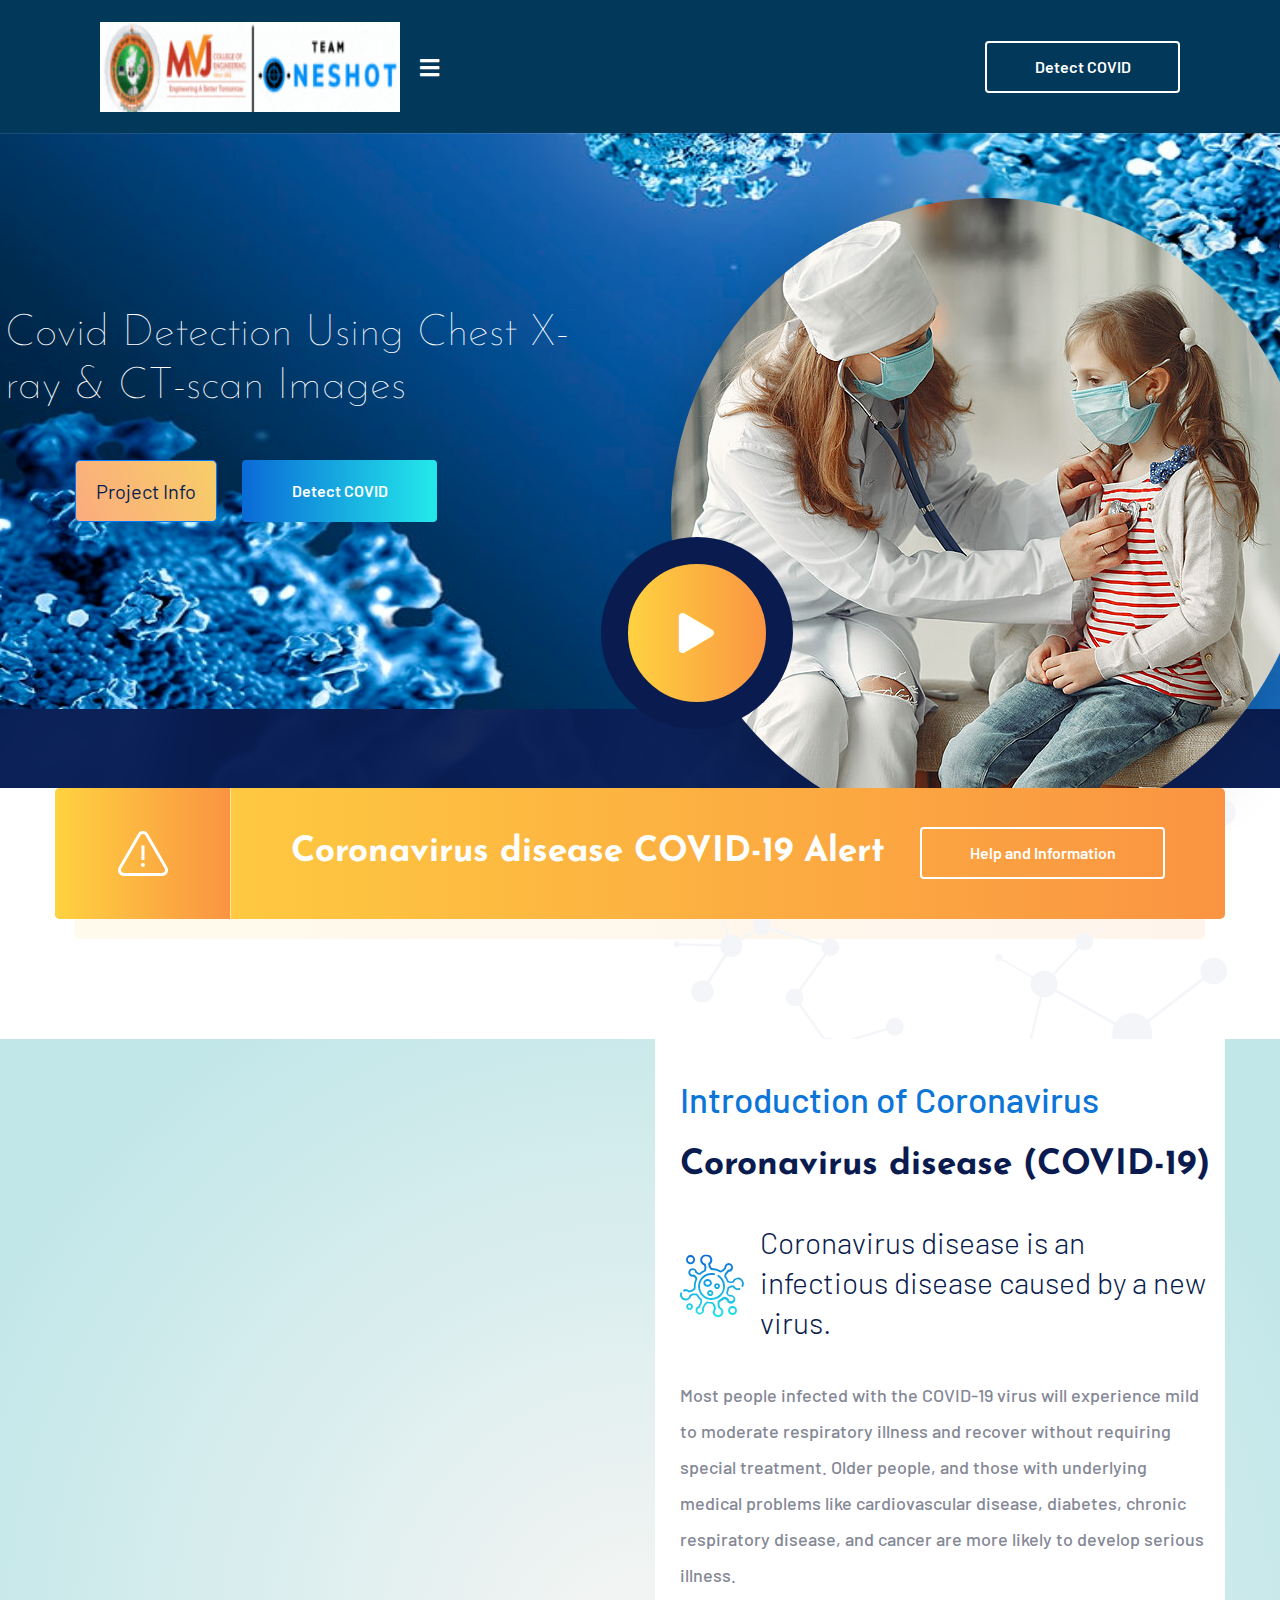
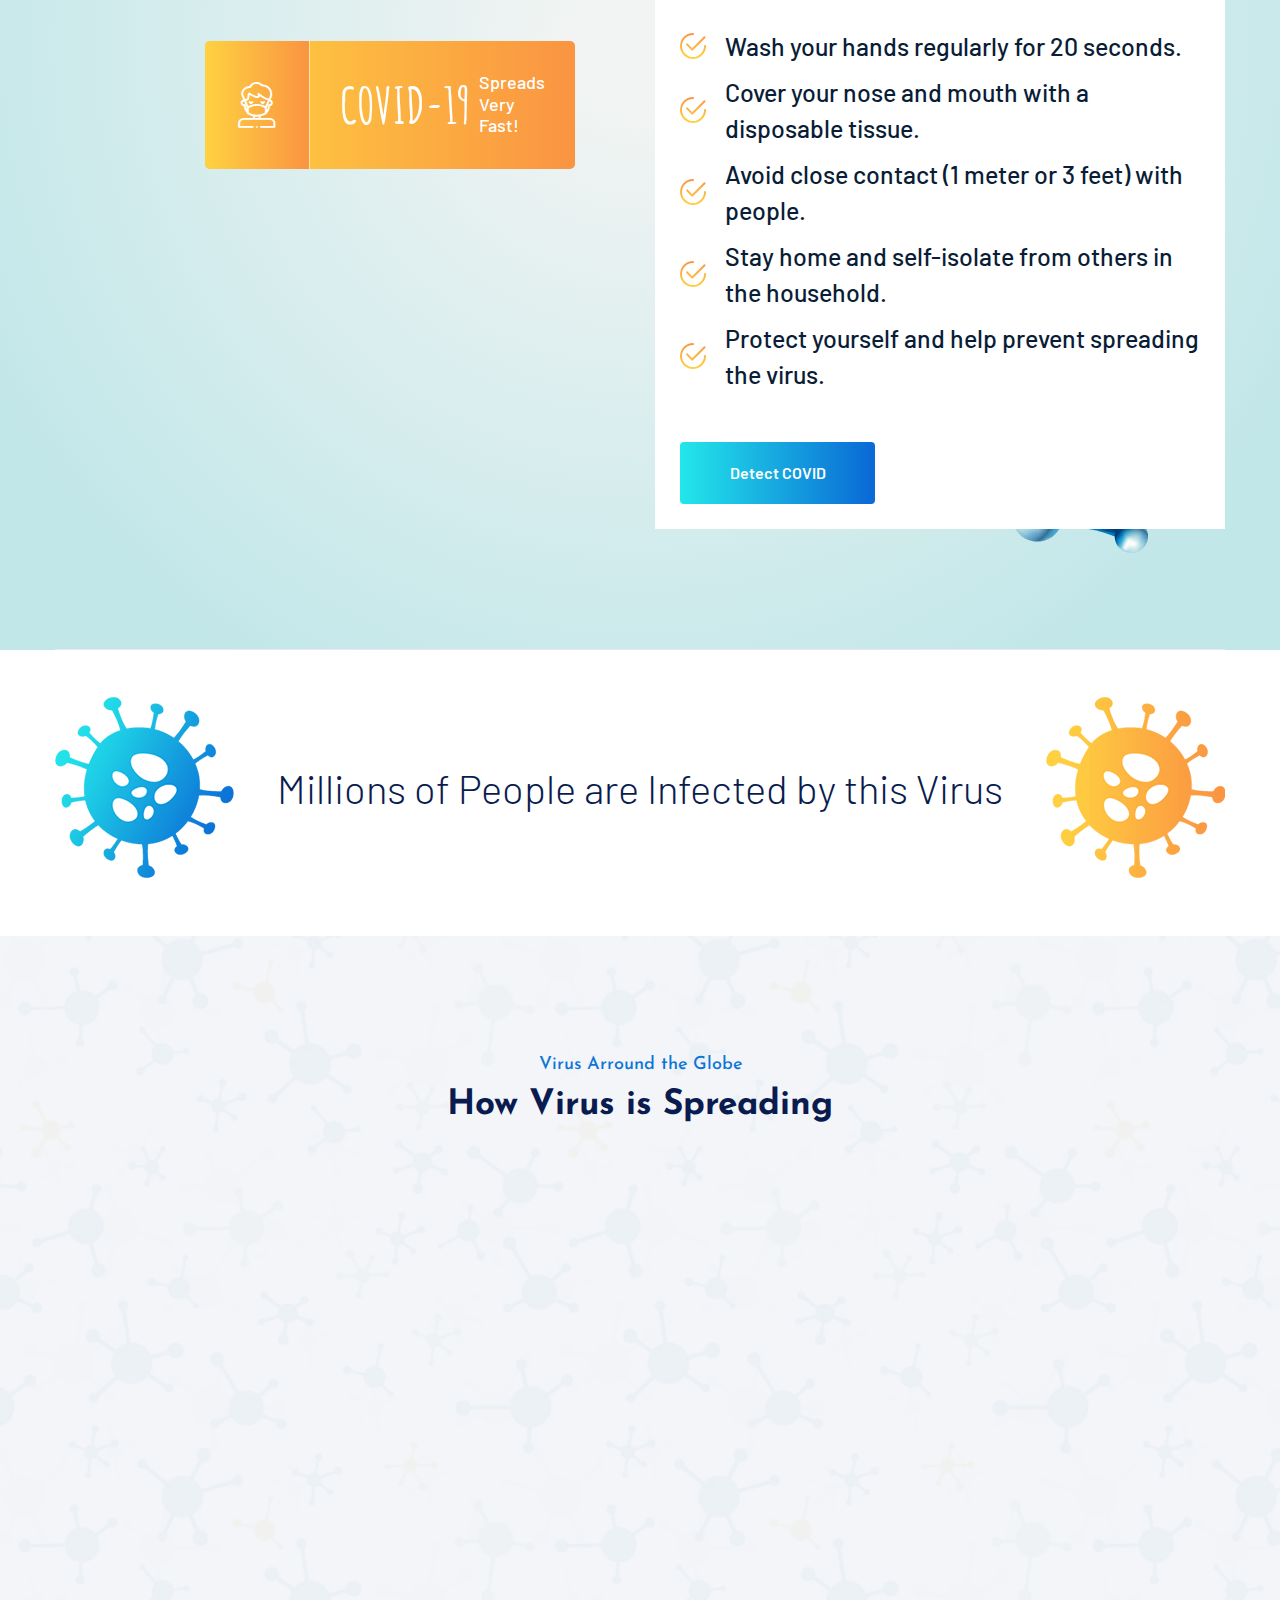
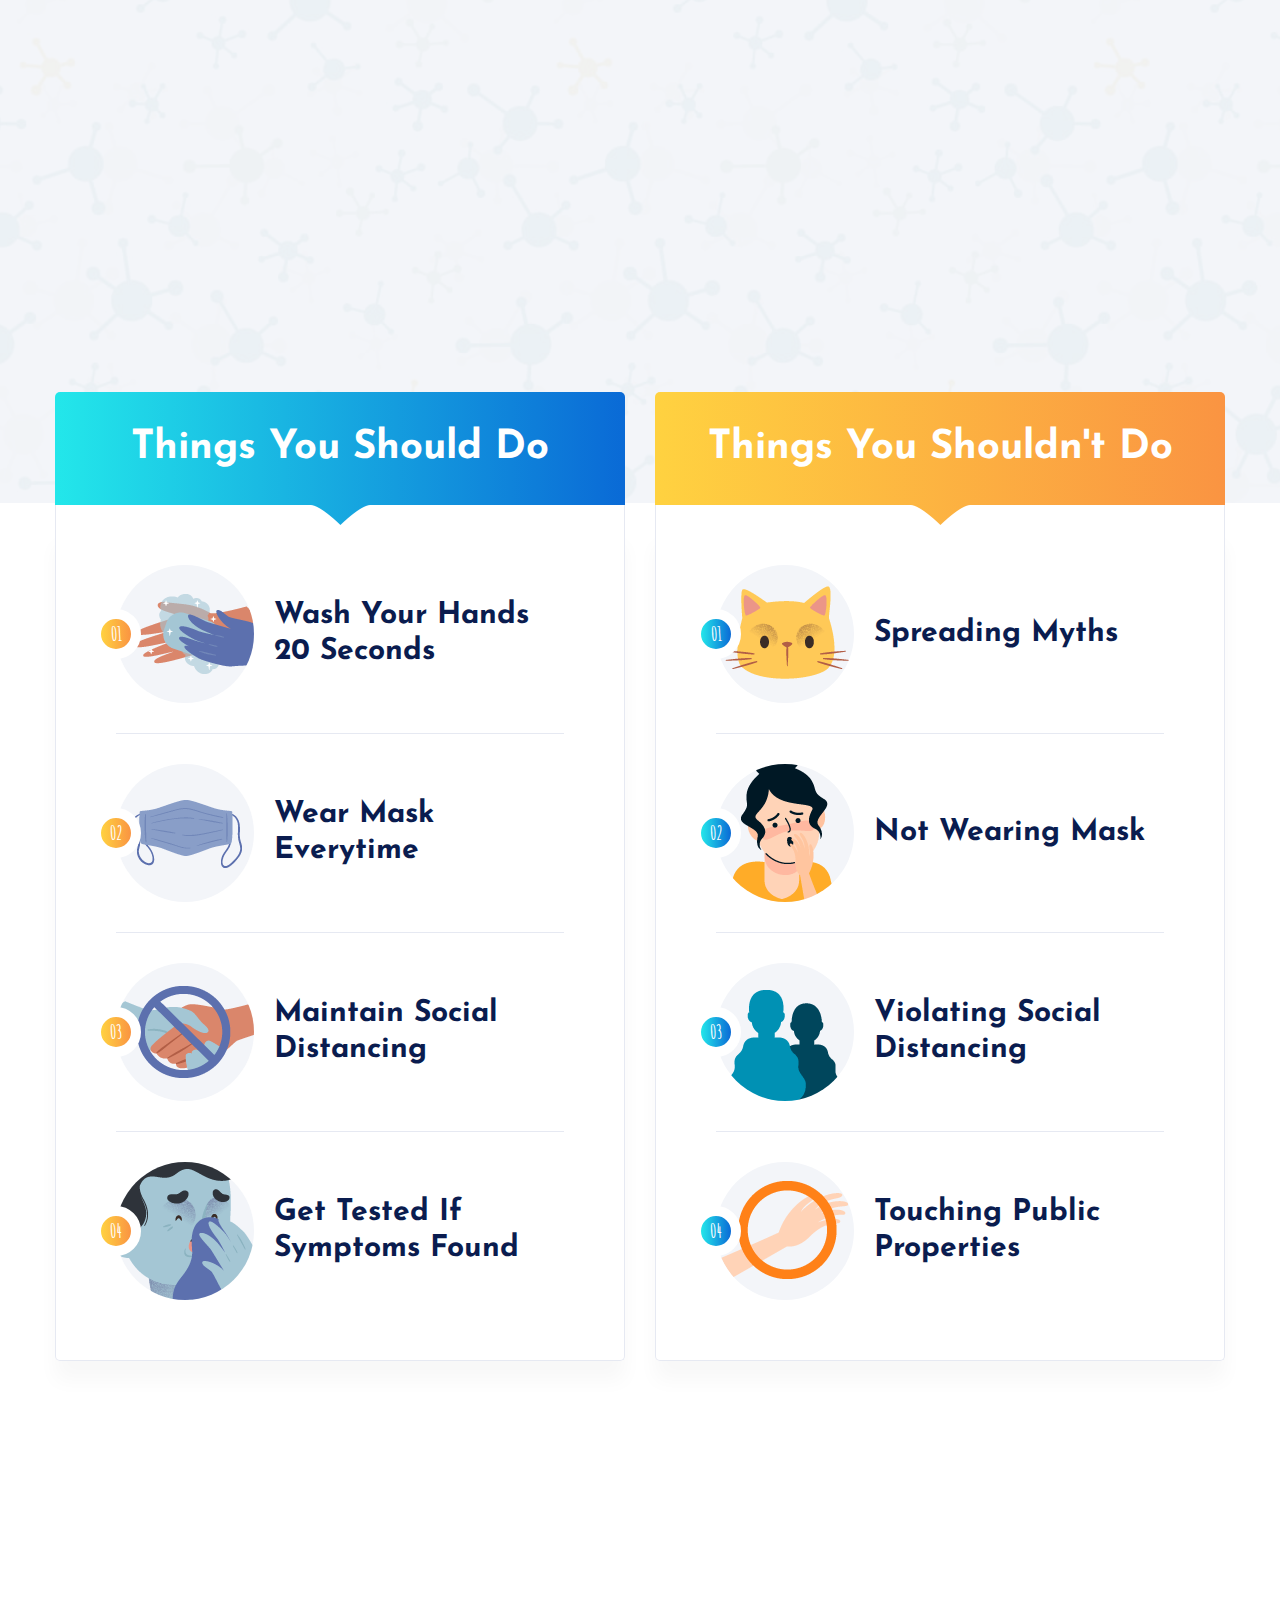
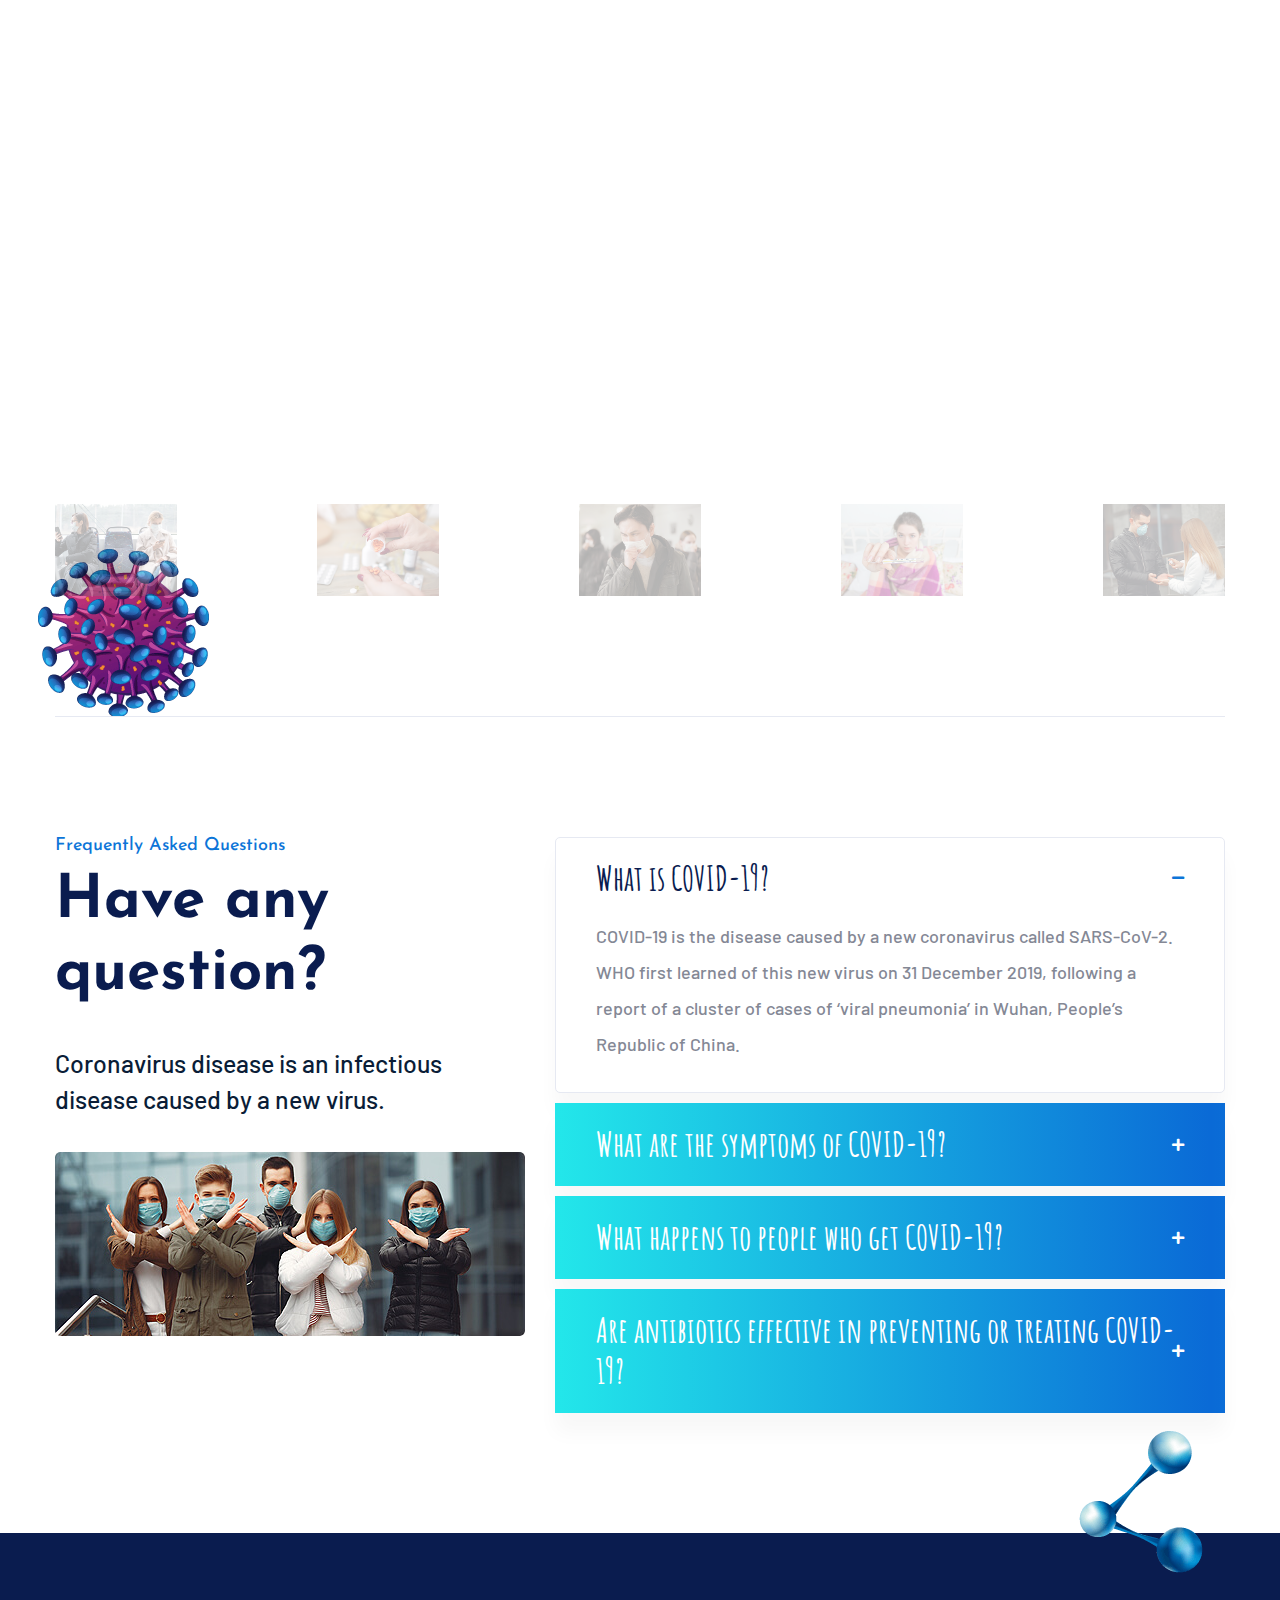
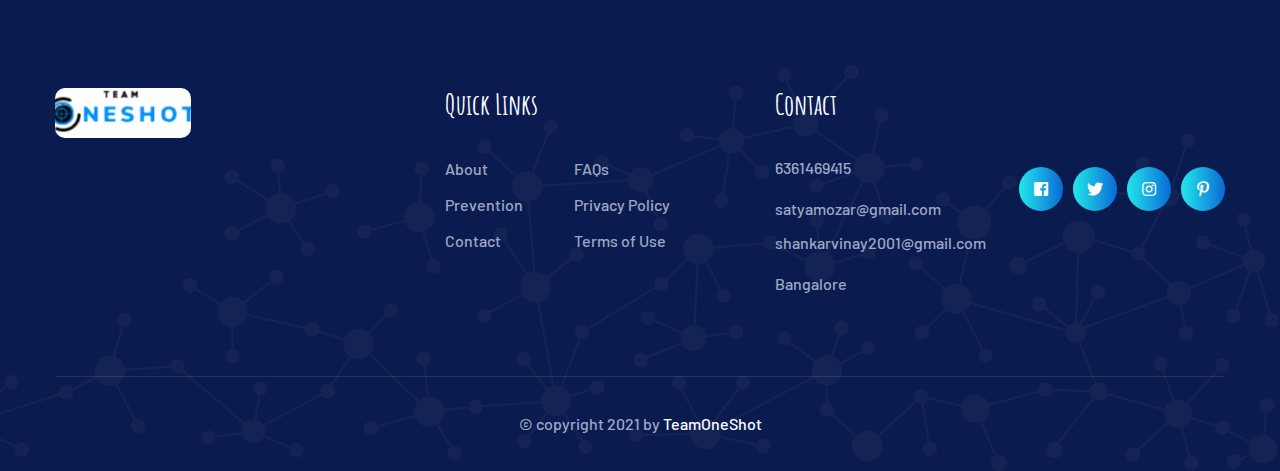
<file: flask_app/index.html>
<!DOCTYPE html>
<html lang="en">

<head>
  <meta charset="UTF-8">
  <meta name="viewport" content="width=device-width, initial-scale=1.0">
  <meta http-equiv="X-UA-Compatible" content="ie=edge">
  <title>COVID-19 Detector</title>
  <link rel="apple-touch-icon" sizes="180x180" href="assets/images/favicons/apple-touch-icon.png">
  <link rel="icon" type="image/png" sizes="32x32" href="assets/images/favicons/favicon-32x32.png">
  <link rel="icon" type="image/png" sizes="16x16" href="assets/images/favicons/favicon-16x16.png">
  <link rel="manifest" href="assets/images/favicons/site.webmanifest">

  <!-- plugin scripts -->

  <link href="https://fonts.googleapis.com/css?family=Amatic+SC:400,700%7CBarlow:300,400,500,600,700,800,900%7CPT+Sans:400,700&display=swap" rel="stylesheet">


  <link rel="stylesheet" href="assets/css/animate.min.css">
  <link rel="stylesheet" href="assets/css/bootstrap.min.css">
  <link rel="stylesheet" href="assets/css/owl.carousel.min.css">
  <link rel="stylesheet" href="assets/css/owl.theme.default.min.css">
  <link rel="stylesheet" href="assets/css/magnific-popup.css">
  <link rel="stylesheet" href="assets/css/fontawesome-all.min.css">
  <link rel="stylesheet" href="assets/css/bootstrap-select.min.css">
  <link rel="stylesheet" href="assets/css/jquery.mCustomScrollbar.min.css">
  <link rel="stylesheet" href="assets/css/bootstrap-datepicker.min.css">
  <link rel="stylesheet" href="assets/css/vimns-icons.css">
  <link rel="stylesheet" href="assets/css/impp.css">



  <!-- template styles -->
  <link rel="stylesheet" href="assets/css/main.css">
  <link rel="stylesheet" href="assets/css/responsive.css">

  <!--font styles -->
  <link rel="preconnect" href="https://fonts.gstatic.com">
  <link href="https://fonts.googleapis.com/css2?family=Josefin+Sans:wght@600&display=swap" rel="stylesheet">
  <style>
    body {

      background-color: white;
      color: #0A1D37;
      font-size: 25px;
    }

    .dark-mode {
      background: rgb(1, 1, 1);
      background: linear-gradient(90deg, rgba(1, 1, 1, 1) 2%, rgba(30, 25, 54, 1) 15%, rgba(78, 164, 168, 1) 43%, rgba(0, 50, 78, 1) 93%);

    }
  </style>
</head>
<script>
  function myFunction() {
    var element = document.body;
    element.classList.toggle("dark-mode");
  }
</script>


<body>

  <div class="preloader">
    <img src="assets/images/despacito/loading1.gif" class="preloader__image" alt="">
  </div><!-- /.preloader -->
  <div class="page-wrapper">

    <header class="site-header-one">
      <nav class="main-nav__one stricky">
        <div class="container-fluid" id="e7">
          <div class="main-nav__logo-box">
            <a href="index.html">
              <img id="e6" width="300px" height="90px" src="assets/images/despacito/oneshot.gif" alt="oneshot">
            </a>
            <a href="#" class="side-menu__toggler"><i class="fa fa-bars"></i></a>

          </div><!-- /.main-nav__logo-box -->

          <div class="main-nav__main-navigation">
            <ul class=" main-nav__navigation-box">
              <li class="dropdown">
                <a href="index.html">Home</a>

              </li>
              <li>
                <a href="about.html">About</a>
              </li>
              <li>
                <a href="prevention.html">Guide</a>
              </li>
              <li>
                <a href="faqs.html">FAQs</a>
              </li>

              <li class="dropdown">
                <a href="https://www.cowin.gov.in">CoWIN</a>
              </li>
              <li>
                <a href="contact.html">Contact</a>
              </li>

            </ul>
          </div><!-- /.main-nav__main-navigation -->
          <div class="main-nav__cta">
            <div class="main-nav__cta-icon">
              <i class="vimns-icon-phone"></i>
            </div><!-- /.main-nav__cta-icon -->
            <div class="main-nav__cta-content">
              <h3><a href="tel:6361469415">6361469415</a></h3>
              <p>Helpline</p>
            </div><!-- /.main-nav__cta-content -->
          </div><!-- /.main-nav__cta -->
          <div class="main-nav__right">
            <a href="upload.html" class="main-nav__btn">Detect COVID</a><!-- /.main-nav__btn -->
          </div><!-- /.main-nav__right -->
        </div><!-- /.container-fluid -->
      </nav><!-- /.main-nav__one -->

    </header><!-- /.site-header-one -->

    <section class="banner-one">
      <img src="assets/images/despacito/postal3.jpg" alt="" class="banner-one__moc" width="1450px" height="90%" id="e5">
      <div class="container">
        <div class="banner-one__video wow fadeInUp" data-wow-animation-duration="1500ms">
          <img src="assets/images/resources/video-1-1.jpg" alt="">
          <a href="https://www.youtube.com/watch?v=Xj1nUFFVK1E" class="video-popup banner-one__video-btn"><i class="fa fa-play"></i></a>
        </div><!-- /.banner-one__video -->
        <div class="row">
          <div class="col-lg-6">
            <div class="banner-one__content">
              <h3 id="e2">Covid Detection Using Chest X-ray & CT-scan Images <br /></h3>
              <button type="button" class="btn btn-primary btn-lg" id="e4"><a href="https://www.canva.com/design/DAEhQ1hci2o/jALHN0fV28ETFl6P7IWRRw/view" id="e3">Project Info</a></button>
              <a href="upload.html" class="thm-btn banner-one__btn " id="e5">Detect COVID</a>
              <!-- /.thm-btn banner-one__btn -->
            </div><!-- /.banner-one__content -->
          </div><!-- /.col-lg-6 -->
        </div><!-- /.row -->
      </div><!-- /.container -->\
    </section><!-- /.banner-one -->

    <section class="cta-three">
      <img src="assets/images/shapes/about-bg-1-1.png" class="cta-three__bg" alt="">
      <div class="container">
        <div class="inner-container">
          <div class="cta-three__icon">
            <i class="vimns-icon-alert"></i>
          </div><!-- /.cta-three__icon -->
          <div class="cta-three__content">
            <h3 id="e10">Coronavirus disease COVID-19 Alert</h3>
            <div class="cta-three__btn-block">
              <a href="contact.html" class="cta-three__btn">Help and Information</a><!-- /.cta-three__btn -->
            </div><!-- /.cta-three__btn-block -->
          </div><!-- /.cta-three__content -->
        </div><!-- /.inner-container -->
      </div><!-- /.container -->
    </section><!-- /.cta-three -->

    <section class="about-one" id="e8">
      <img src="assets/images/shapes/virus-shape-1-1.png" class="about-one__virus" alt="">
      <div class="container">
        <div class="inner-container">
          <div class="row">
            <div class="col-lg-6">
              <div class="about-one__images wow fadeInLeft" data-wow-animation-duration="1500ms">
                <img src="assets/images/despacito/scan.jpg" alt="" width="520px" height="572px">
                <img src="assets/images/resources/about-1-2.jpg">

                <a href="href=https://www.youtube.com/watch?v=Xj1nUFFVK1E" class="about-one__video-btn video-popup"><i class="fa fa-play"></i></a>
                <!-- /.about-one__video-btn video-popup -->
              </div><!-- /.about-one__images -->
              <div class="about-one__fact-wrap">
                <div class="about-one__fact">
                  <div class="about-one__fact-icon">
                    <i class="vimns-icon-mask"></i>
                  </div><!-- /.about-one__fact-icon -->
                  <div class="about-one__fact-content">
                    <h4>COVID-19</h4>
                    <p>Spreads <br> Very <br> Fast!</p>
                  </div><!-- /.about-one__fact-content -->
                </div><!-- /.about-one__fact -->
              </div><!-- /.about-one__fact-wrap -->
            </div><!-- /.col-lg-6 -->
            <div class="col-lg-6">
              <div class="about-one__content" id="e1">
                <div class="block-title text-left">
                  <p id="e11">Introduction of Coronavirus </p>
                  <h3 id=e10>Coronavirus disease (COVID-19)</h3>
                </div><!-- /.block-title -->
                <div class="about-one__icon-box">
                  <div class="about-one__icon">
                    <i class="vimns-icon-virus"></i>
                  </div><!-- /.about-one__icon -->
                  <div class="about-one__icon-content">
                    <p>Coronavirus disease is an infectious disease caused by a new virus.</p>
                  </div><!-- /.about-one__icon-content -->
                </div><!-- /.about-one__icon-box -->
                <p>Most people infected with the COVID-19 virus will experience mild to moderate respiratory
                  illness and recover without requiring special treatment. Older people, and those with underlying
                  medical problems like cardiovascular disease, diabetes, chronic respiratory disease, and cancer are more likely to develop serious illness.</p>

                <ul class="list-unstyled about-one__list">
                  <li><i class="vimns-icon-tick"></i> Wash your hands regularly for 20 seconds.</li>
                  <li><i class="vimns-icon-tick"></i> Cover your nose and mouth with a disposable tissue.</li>
                  <li><i class="vimns-icon-tick"></i> Avoid close contact (1 meter or 3 feet) with people.
                  </li>
                  <li><i class="vimns-icon-tick"></i> Stay home and self-isolate from others in the household.
                  </li>
                  <li><i class="vimns-icon-tick"></i> Protect yourself and help prevent spreading the virus.
                  </li>
                </ul><!-- /.list-unstyled about-one__list -->
                <a href="upload.html" class="thm-btn about-one__btn">Detect COVID</a><!-- /.thm-btn about-one__btn -->
              </div><!-- /.about-one__content -->
            </div><!-- /.col-lg-6 -->
          </div><!-- /.row -->
        </div><!-- /.inner-container -->
      </div><!-- /.container -->
    </section><!-- /.about-one -->

    <section class="funfact-one">
      <div class="container">
        <img src="assets/images/shapes/funfact-virus-1-1.png" class="funfact-one__virus-1" alt="">
        <img src="assets/images/shapes/funfact-virus-1-2.png" class="funfact-one__virus-2" alt="">
        <!-- <h3><span class="counter"></span></h3> -->
        <p>Millions of People are Infected by this Virus
        <p>
      </div><!-- /.container -->
    </section><!-- /.funfact-one -->

    <section class="service-one">
      <div class="container">
        <div class="block-title text-center">
          <p style="font-family: 'Josefin Sans', sans-serif !important;">Virus Arround the Globe </p>
          <h3 style="font-family: 'Josefin Sans', sans-serif !important; font-size:35px">How Virus is Spreading</h3>
        </div><!-- /.block-title -->

        <div class="row no-gutters">
          <div class="col-lg-4 wow fadeInLeft" data-wow-animation-duration="1500ms">
            <div class="service-one__single">
              <div class="service-one__inner">
                <div class="service-one__image">
                  <img src="assets/images/shapes/service-i-1.png" alt="">
                </div><!-- /.service-one__image -->
                <div class="service-one__content">
                  <h3><a href="#" style="font-family: 'Josefin Sans', sans-serif !important;">Symptoms</a></h3>
                  <p> Most common symptoms: <br>
                    fever <br>
                    dry cough <br>
                    tiredness <br>
                    Less common symptoms:<br>
                    aches and pains <br>
                    sore throat <br>

                    headache <br>
                    loss of taste or smell
                  </p>
                  <a href="https:who.int" class="service-one__link"><i class="vimns-icon-front"></i></a>
                  <!-- /.service-one__link -->
                </div><!-- /.service-one__content -->
              </div><!-- /.service-one__inner -->

            </div><!-- /.service-one__single -->
          </div><!-- /.col-lg-4 -->
          <div class="col-lg-4 wow fadeInUp" data-wow-animation-duration="1500ms">
            <div class="service-one__single">
              <div class="service-one__inner">
                <div class="service-one__image">
                  <img src="assets/images/shapes/service-i-2.png" alt="">
                </div><!-- /.service-one__image -->
                <div class="service-one__content">
                  <h3><a href="#" style="font-family: 'Josefin Sans', sans-serif !important;">Complications</a></h3>
                  <p> acute respiratory distress syndrome (ARDS) <br>
                    irregular heart rate (arrhythmia) <br>
                    cardiogenic shock <br>
                    kidney injury or kidney failure (including needing dialysis) <br>
                    severe muscle pain <br>
                    fatigue <br>
                    heart damage or heart attack </p>
                  <a href="#" class="service-one__link"><i class="vimns-icon-front"></i></a>
                  <!-- /.service-one__link -->
                </div><!-- /.service-one__content -->
              </div><!-- /.service-one__inner -->

            </div><!-- /.service-one__single -->
          </div><!-- /.col-lg-4 -->
          <div class="col-lg-4 wow fadeInRight" data-wow-animation-duration="1500ms">
            <div class="service-one__single">
              <div class="service-one__inner">
                <div class="service-one__image">
                  <img src="assets/images/shapes/service-i-3.png" alt="">
                </div><!-- /.service-one__image -->
                <div class="service-one__content">
                  <h3><a href="#" style="font-family: 'Josefin Sans', sans-serif !important;">Types Of Vaccines </a></h3>
                  <p>
                    COVAXIN(INDIA) <br>
                    ASTRAZENECA/UNIVERSITY OF OXFORD (UK)-Covidshield <br>
                    PFIZER/BIONTECH (GERMANY) <br>
                    SINOVAC (CHINA) <br>
                    MODERNA (USA) <br>
                    SPUTNIK V(RUSSIA)
                    <br><br>

                  </p>
                  <a href="https:www.cowin.gov.in" class="service-one__link"><i class="vimns-icon-front"></i></a>
                  <!-- /.service-one__link -->
                </div><!-- /.service-one__content -->
              </div><!-- /.service-one__inner -->

            </div><!-- /.service-one__single -->
          </div><!-- /.col-lg-4 -->
        </div><!-- /.row -->
      </div><!-- /.container -->
    </section><!-- /.service-one -->

    <section class="prevention-one prevention-one__home-1 ">
      <div class="container">
        <div class="row">
          <div class="col-lg-6">
            <div class="prevention-one__box">
              <div class="prevention-one__box-top">
                <h3 style="font-family: 'Josefin Sans', sans-serif !important;">Things You Should Do</h3>
              </div><!-- /.prevention-one__box-top -->
              <div class="prevention-one__box-bottom">
                <div class="prevention-one__single">
                  <div class="prevention-one__icon">
                    <div class="prevention-one__icon-inner">
                      <img src="assets/images/shapes/should-do-i-1-1.png" alt="">
                    </div><!-- /.prevention-one__icon-inner -->
                  </div><!-- /.prevention-one__icon -->
                  <div class="prevention-one__content">
                    <h3 style="font-family: 'Josefin Sans', sans-serif !important;">Wash Your Hands 20 Seconds </h3>

                  </div><!-- /.prevention-one__content -->
                </div><!-- /.prevention-one__single -->

                <div class="prevention-one__single">
                  <div class="prevention-one__icon">
                    <div class="prevention-one__icon-inner">
                      <img src="assets/images/shapes/should-do-i-1-2.png" alt="">
                    </div><!-- /.prevention-one__icon-inner -->
                  </div><!-- /.prevention-one__icon -->
                  <div class="prevention-one__content">
                    <h3 style="font-family: 'Josefin Sans', sans-serif !important;">Wear Mask Everytime </h3>

                  </div><!-- /.prevention-one__content -->
                </div><!-- /.prevention-one__single -->

                <div class="prevention-one__single">
                  <div class="prevention-one__icon">
                    <div class="prevention-one__icon-inner">
                      <img src="assets/images/shapes/should-do-i-1-3.png" alt="">
                    </div><!-- /.prevention-one__icon-inner -->
                  </div><!-- /.prevention-one__icon -->
                  <div class="prevention-one__content">
                    <h3 style="font-family: 'Josefin Sans', sans-serif !important;">Maintain Social Distancing</h3>

                  </div><!-- /.prevention-one__content -->
                </div><!-- /.prevention-one__single -->
                <div class="prevention-one__single">
                  <div class="prevention-one__icon">
                    <div class="prevention-one__icon-inner">
                      <img src="assets/images/shapes/should-do-i-1-4.png" alt="">
                    </div><!-- /.prevention-one__icon-inner -->
                  </div><!-- /.prevention-one__icon -->
                  <div class="prevention-one__content">
                    <h3 style="font-family: 'Josefin Sans', sans-serif !important;">Get Tested If Symptoms Found </h3>

                  </div><!-- /.prevention-one__content -->
                </div><!-- /.prevention-one__single -->
              </div><!-- /.prevention-one__box-bottom -->
            </div><!-- /.prevention-one__box -->
          </div><!-- /.col-lg-6 -->
          <div class="col-lg-6">
            <div class="prevention-one__box">
              <div class="prevention-one__box-top">
                <h3 style="font-family: 'Josefin Sans', sans-serif !important;">Things You Shouldn't Do</h3>
              </div><!-- /.prevention-one__box-top -->
              <div class="prevention-one__box-bottom">
                <div class="prevention-one__single">
                  <div class="prevention-one__icon">
                    <div class="prevention-one__icon-inner">
                      <img src="assets/images/shapes/should-no-i-1-1.png" alt="">
                    </div><!-- /.prevention-one__icon-inner -->
                  </div><!-- /.prevention-one__icon -->
                  <div class="prevention-one__content">
                    <h3 style="font-family: 'Josefin Sans', sans-serif !important;">Spreading Myths </h3>

                  </div><!-- /.prevention-one__content -->
                </div><!-- /.prevention-one__single -->

                <div class="prevention-one__single">
                  <div class="prevention-one__icon">
                    <div class="prevention-one__icon-inner">
                      <img src="assets/images/shapes/should-no-i-1-2.png" alt="">
                    </div><!-- /.prevention-one__icon-inner -->
                  </div><!-- /.prevention-one__icon -->
                  <div class="prevention-one__content">
                    <h3 style="font-family: 'Josefin Sans', sans-serif !important;">Not Wearing Mask </h3>

                  </div><!-- /.prevention-one__content -->
                </div><!-- /.prevention-one__single -->

                <div class="prevention-one__single">
                  <div class="prevention-one__icon">
                    <div class="prevention-one__icon-inner">
                      <img src="assets/images/shapes/should-no-i-1-3.png" alt="">
                    </div><!-- /.prevention-one__icon-inner -->
                  </div><!-- /.prevention-one__icon -->
                  <div class="prevention-one__content">
                    <h3 style="font-family: 'Josefin Sans', sans-serif !important;"> Violating Social Distancing</h3>

                  </div><!-- /.prevention-one__content -->
                </div><!-- /.prevention-one__single -->
                <div class="prevention-one__single">
                  <div class="prevention-one__icon">
                    <div class="prevention-one__icon-inner">
                      <img src="assets/images/shapes/should-no-i-1-4.png" alt="">
                    </div><!-- /.prevention-one__icon-inner -->
                  </div><!-- /.prevention-one__icon -->
                  <div class="prevention-one__content">
                    <h3 style="font-family: 'Josefin Sans', sans-serif !important;">Touching Public Properties</h3>

                  </div><!-- /.prevention-one__content -->
                </div><!-- /.prevention-one__single -->
              </div><!-- /.prevention-one__box-bottom -->
            </div><!-- /.prevention-one__box -->
          </div><!-- /.col-lg-6 -->
        </div><!-- /.row -->
      </div><!-- /.container -->
    </section><!-- /.prevention-one -->

    <section class="cta-two wow fadeInUp" data-wow-animation-duration="1500ms" style="background-image: url(assets/images/background/cta-bg-1-1.jpg);">
      <div class="container">
        <h3 class="d1">It’s Our Responsibility to Protect <br>
          Ourselves And Others</h3>
        <a href="contact.html" class="thm-btn cta-two__btn">Contact With Us</a><!-- /.thm-btn cta-two__btn -->
      </div><!-- /.container -->
    </section><!-- /.cta-two -->



    <div class="brand-one">
      <img src="assets/images/shapes/virus-shape-1-2.png" class="brand-one__shape" alt="">
      <div class="container">
        <div class="brand-one__carousel owl-theme owl-carousel thm__owl-carousel"
          data-options='{"nav": false, "autoplay": true, "autoplayTimeout": 5000, "smartSpeed": 700, "dots": false, "margin": 140, "responsive": { "0": { "items": 2, "margin": 20 }, "480": { "items": 2, "margin": 20 }, "767": { "items": 3, "margin": 20 }, "991": { "items": 4, "margin": 40 }, "1199": { "items": 5 } }}'>
          <div class="item">
            <img src="assets/images/brand/blog-1-1.jpg" alt="">
          </div><!-- /.item -->
          <div class="item">
            <img src="assets/images/brand/blog-1-2.jpg" alt="">
          </div><!-- /.item -->
          <div class="item">
            <img src="assets/images/brand/blog-1-3.jpg" alt="">
          </div><!-- /.item -->
          <div class="item">
            <img src="assets/images/brand/blog-1-4.jpg" alt="">
          </div><!-- /.item -->
          <div class="item">
            <img src="assets/images/brand/blog-1-5.jpg" alt="">
          </div><!-- /.item -->
          <div class="item">
            <img src="assets/images/brand/blog-1-6.jpg" alt="">
          </div><!-- /.item -->
          <div class="item">
            <img src="assets/images/brand/blog-1-1.jpg" alt="">
          </div><!-- /.item -->
          <div class="item">
            <img src="assets/images/brand/blog-1-2.jpg" alt="">
          </div><!-- /.item -->
          <div class="item">
            <img src="assets/images/brand/blog-1-3.jpg" alt="">
          </div><!-- /.item -->
          <div class="item">
            <img src="assets/images/brand/blog-1-4.jpg" alt="">
          </div><!-- /.item -->
        </div><!-- /.brand-one__carousel owl-theme owl-carousel thm__owl-carousel -->
      </div><!-- /.container -->
    </div><!-- /.brand-one -->

    <section class="faq-one faq-one__home-one" class="d2">
      <img src="assets/images/shapes/virus-shape-1-3.png" class="faq-one__virus" alt="">
      <div class="container">
        <div class="row">
          <div class="col-lg-5">
            <div class="faq-one__block">
              <div class="block-title text-left">
                <p style="font-family: 'Josefin Sans', sans-serif !important;">Frequently Asked Questions </p>
                <h3 style="font-family: 'Josefin Sans', sans-serif !important;">Have any question?</h3>
              </div><!-- /.block-title -->
              <p>
                Coronavirus disease is an infectious disease caused by a new virus. </p>
              <img src="assets/images/resources/faq-1-1.jpg" alt="">
            </div><!-- /.faq-one__block -->
          </div><!-- /.col-lg-5 -->
          <div class="col-lg-7">
            <div class="accrodion-grp" data-grp-name="faq-one-accrodion">
              <div class="accrodion active">
                <div class="accrodion-title">
                  <h4>

                    What is COVID-19?</h4>
                </div>
                <div class="accrodion-content">
                  <div class="inner">
                    <p>COVID-19 is the disease caused by a new coronavirus called SARS-CoV-2. WHO first learned of this new virus on 31 December 2019, following a report of a cluster of cases of ‘viral pneumonia’ in Wuhan, People’s Republic of China.
                    </p>
                  </div><!-- /.inner -->
                </div>
              </div>
              <div class="accrodion ">
                <div class="accrodion-title">
                  <h4>
                    What are the symptoms of COVID-19?</h4>
                </div>
                <div class="accrodion-content">
                  <div class="inner">
                    <p>
                      the most common symptoms of COVID-19 are

                      <br> Fever
                      <br> Dry cough
                      Fatigue
                    </p>
                  </div><!-- /.inner -->
                </div>
              </div>
              <div class="accrodion ">
                <div class="accrodion-title">
                  <h4>What happens to people who get COVID-19?
                  </h4>
                </div>
                <div class="accrodion-content">
                  <div class="inner">
                    <p>Among those who develop symptoms, most (about 80%) recover from the disease without needing hospital treatment. About 15% become seriously ill and require oxygen and 5% become critically ill and need intensive care.

                      Complications leading to death may include respiratory failure, acute respiratory distress syndrome (ARDS), sepsis and septic shock, thromboembolism, and/or multiorgan failure, including injury of the heart, liver or kidneys.
                    </p>
                  </div><!-- /.inner -->
                </div>
              </div>
              <div class="accrodion ">
                <div class="accrodion-title">
                  <h4>Are antibiotics effective in preventing or treating COVID-19?
                  </h4>
                </div>
                <div class="accrodion-content">
                  <div class="inner">
                    <p>Antibiotics do not work against viruses; they only work on bacterial infections. COVID-19 is caused by a virus, so antibiotics do not work. Antibiotics should not be used as a means of prevention or treatment of COVID-19.

                    </p>
                  </div><!-- /.inner -->
                </div>
              </div>

            </div>
          </div><!-- /.col-lg-7 -->

        </div><!-- /.row -->
      </div><!-- /.container -->
    </section><!-- /.faq-one faq-one__home-one -->



    <footer class="site-footer-one site-footer-one__home-one">

      <div class="site-footer-one__upper">
        <div class="container">
          <div class="row">
            <div class="col-lg-4">
              <div class="footer-widget footer-widget__about">
                <a href="index.html" class="footer-widget__logo">
                  <img src="assets/images/despacito/team.gif" alt="" style="border-radius:10px">
                </a>
                <p></p>
              </div><!-- /.footer-widget footer-widget__about -->
            </div><!-- /.col-lg-4 -->
            <div class="col-lg-3">
              <div class="footer-widget footer-widget__links">
                <h3 class="footer-widget__title">Quick Links</h3><!-- /.footer-widget__title -->
                <div class="footer-widget__links-wrap">
                  <ul class="list-unstyled footer-widget__links-list">
                    <li><a href="about.html">About</a></li>

                    <li><a href="prevention.html">Prevention</a></li>
                    <li><a href="contact.html">Contact</a></li>
                  </ul><!-- /.list-unstyled -->
                  <ul class="list-unstyled footer-widget__links-list">
                    <li><a href="faqs.html">FAQs</a></li>
                    <li><a href="upload.html#u4">Privacy Policy</a></li>
                    <li><a href="upload.html#u4">Terms of Use</a></li>
                  </ul><!-- /.list-unstyled -->
                </div><!-- /.footer-widget__links-wrap -->

              </div><!-- /.footer-widget footer-widget__about -->
            </div><!-- /.col-lg-3 -->
            <div class="col-lg-3">
              <div class="footer-widget footer-widget__contact">
                <h3 class="footer-widget__title">Contact</h3><!-- /.footer-widget__title -->
                <p><a href="tel:6361469415">6361469415</a></p>
                <p><a href="https://github.com/SatyamOzaR">satyamozar@gmail.com <br>shankarvinay2001@gmail.com</a> </p>
                <p>Bangalore</p>
              </div><!-- /.footer-widget footer-widget__contact -->
            </div><!-- /.col-lg-3 -->
            <div class="col-lg-2 d-flex">
              <div class="footer-widget my-auto">
                <div class="footer-widget__social">
                  <a href="#" class="fab fa-facebook-square" href="https://www.facebook.com/"></a>
                  <a href="#" class="fab fa-twitter" href="https://www.twitter.com/"></a>
                  <a href="#" class="fab fa-instagram" href="https://www.instagram.com/"></a>
                  <a href="#" class="fab fa-pinterest-p" href="https://www.pinterest.com/"></a>
                </div><!-- /.footer-widget__social -->
              </div><!-- /.footer-widget -->
            </div><!-- /.col-lg-2 -->
          </div><!-- /.row -->
        </div><!-- /.container -->
      </div><!-- /.site-footer-one__upper -->
      <div class="site-footer-one__bottom">
        <div class="container">
          <p>© copyright 2021 by <a href="#">TeamOneShot</a></p>
        </div><!-- /.container -->
      </div><!-- /.site-footer-one__bottom -->
    </footer><!-- /.site-footer-one -->
  </div><!-- /.page-wrapper -->


  <a href="#" data-target="html" class="scroll-to-target scroll-to-top"><i class="fa fa-angle-up"></i></a>

  <a onclick="myFunction()" class="scroll-to-target scroll-to-top" style="border-radius:10px;margin:50px 0 50px 0"><i class="fa fa-lightbulb-o" style="color:#000"></i></a>



  <div class="side-menu__block">


    <div class="side-menu__block-overlay custom-cursor__overlay">
      <div class="cursor"></div>
      <div class="cursor-follower"></div>
    </div><!-- /.side-menu__block-overlay -->
    <div class="side-menu__block-inner ">
      <div class="side-menu__top justify-content-end">

        <a href="#" class="side-menu__toggler side-menu__close-btn"><img src="assets/images/shapes/close-1-1.png" alt=""></a>
      </div><!-- /.side-menu__top -->


      <nav class="mobile-nav__container">
        <!-- content is loading via js -->
      </nav>
      <div class="side-menu__sep"></div><!-- /.side-menu__sep -->
      <div class="side-menu__content">
        <p></p>
        <p><a href="mailto:satyamozar@gmail.com">TeamOneShot@gmail.com</a> <br>
        <div class="side-menu__social">
          <a href="#" class="fab fa-facebook-square" href="https://www.facebook.com/"></a>
          <a href="#" class="fab fa-twitter" href="https://www.twitter.com/"></a>
          <a href="#" class="fab fa-instagram" href="https://www.instagram.com/"></a>
          <a href="#" class="fab fa-pinterest-p" href="https://www.pinterest.com/"></a>
        </div>
      </div><!-- /.side-menu__content -->
    </div><!-- /.side-menu__block-inner -->
  </div><!-- /.side-menu__block -->




  <script src="assets/js/jquery.min.js"></script>
  <script src="assets/js/bootstrap.bundle.min.js"></script>
  <script src="assets/js/owl.carousel.min.js"></script>
  <script src="assets/js/waypoints.min.js"></script>
  <script src="assets/js/jquery.counterup.min.js"></script>
  <script src="assets/js/TweenMax.min.js"></script>
  <script src="assets/js/wow.js"></script>
  <script src="assets/js/jquery.magnific-popup.min.js"></script>
  <script src="assets/js/jquery.ajaxchimp.min.js"></script>
  <script src="assets/js/jquery.validate.min.js"></script>
  <script src="assets/js/bootstrap-select.min.js"></script>
  <script src="assets/js/jquery.mCustomScrollbar.concat.min.js"></script>
  <script src="assets/js/bootstrap-datepicker.min.js"></script>
  <script src="assets/js/isotope.js"></script>

  <!-- template scripts -->
  <script src="assets/js/theme.js"></script>
  <script src="assets/js/testimonials-owl.carousel.config.js"></script>
</body>

</html>
</file>
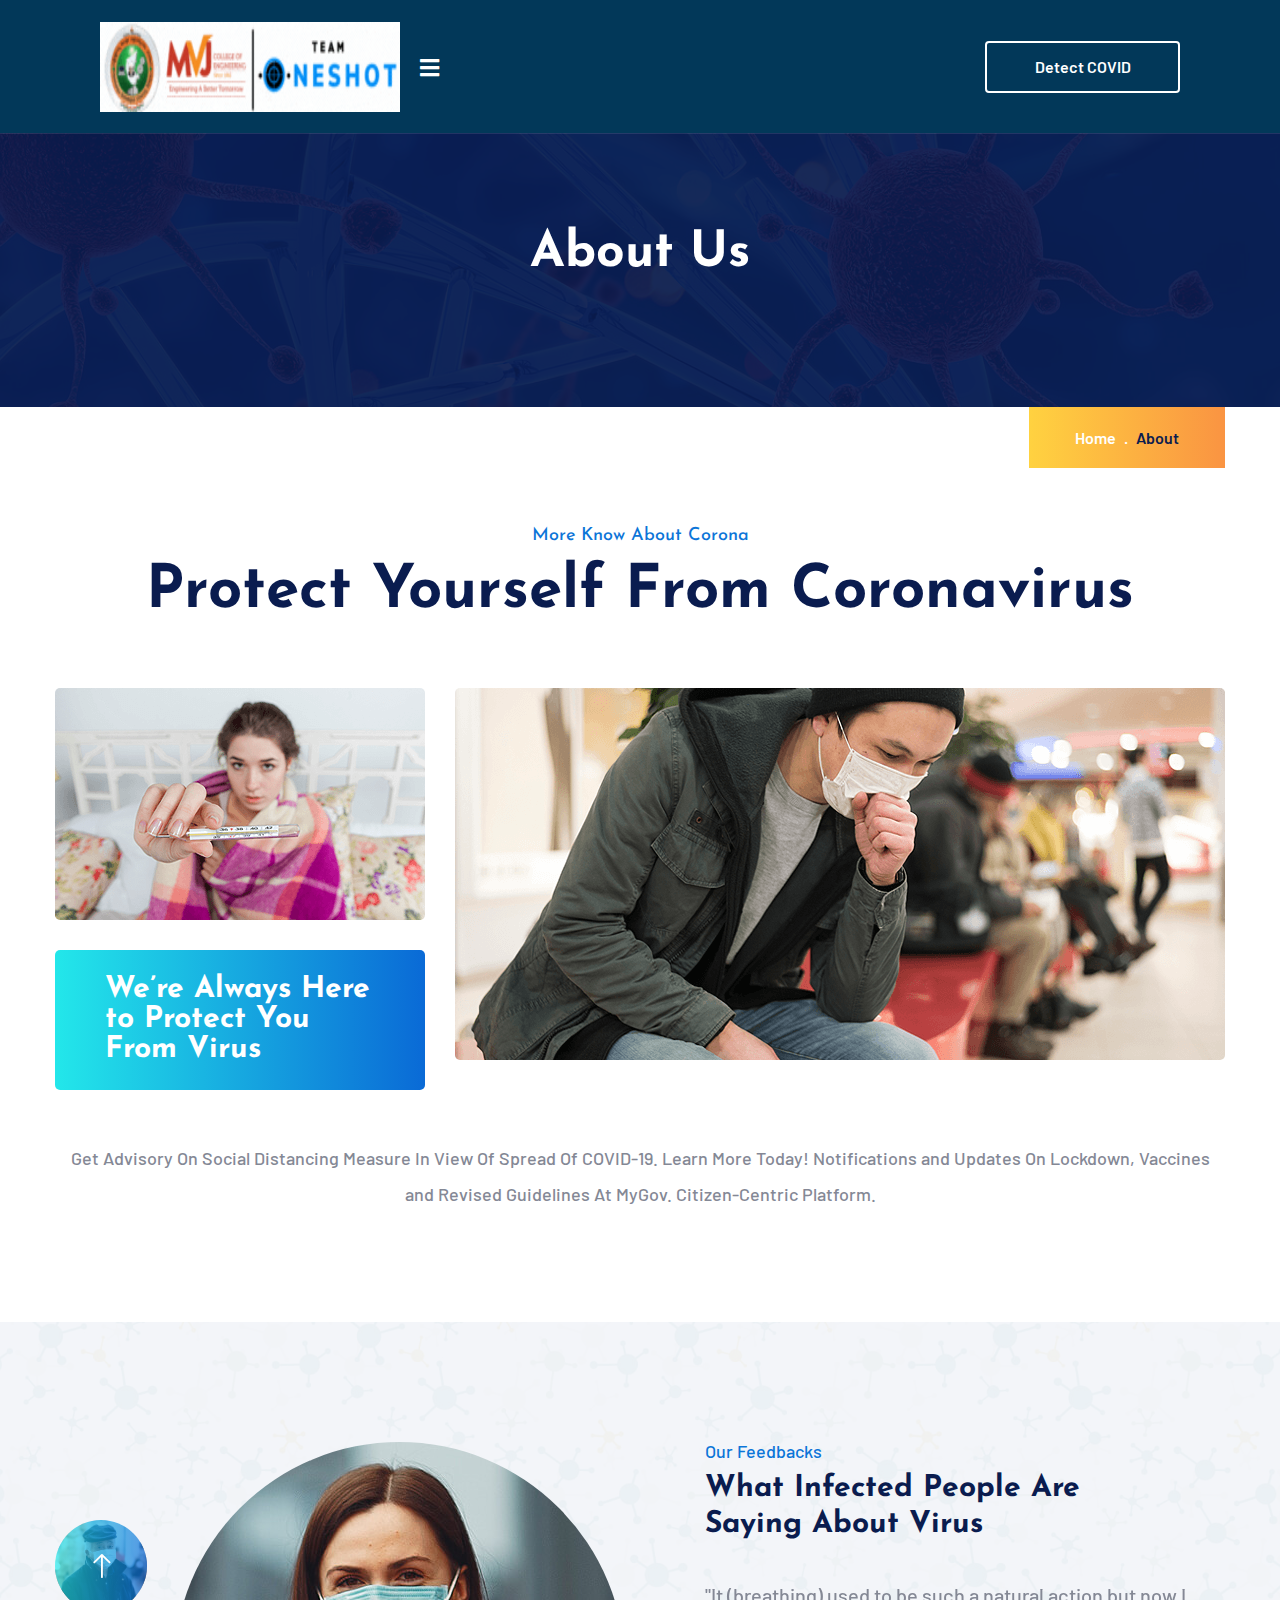
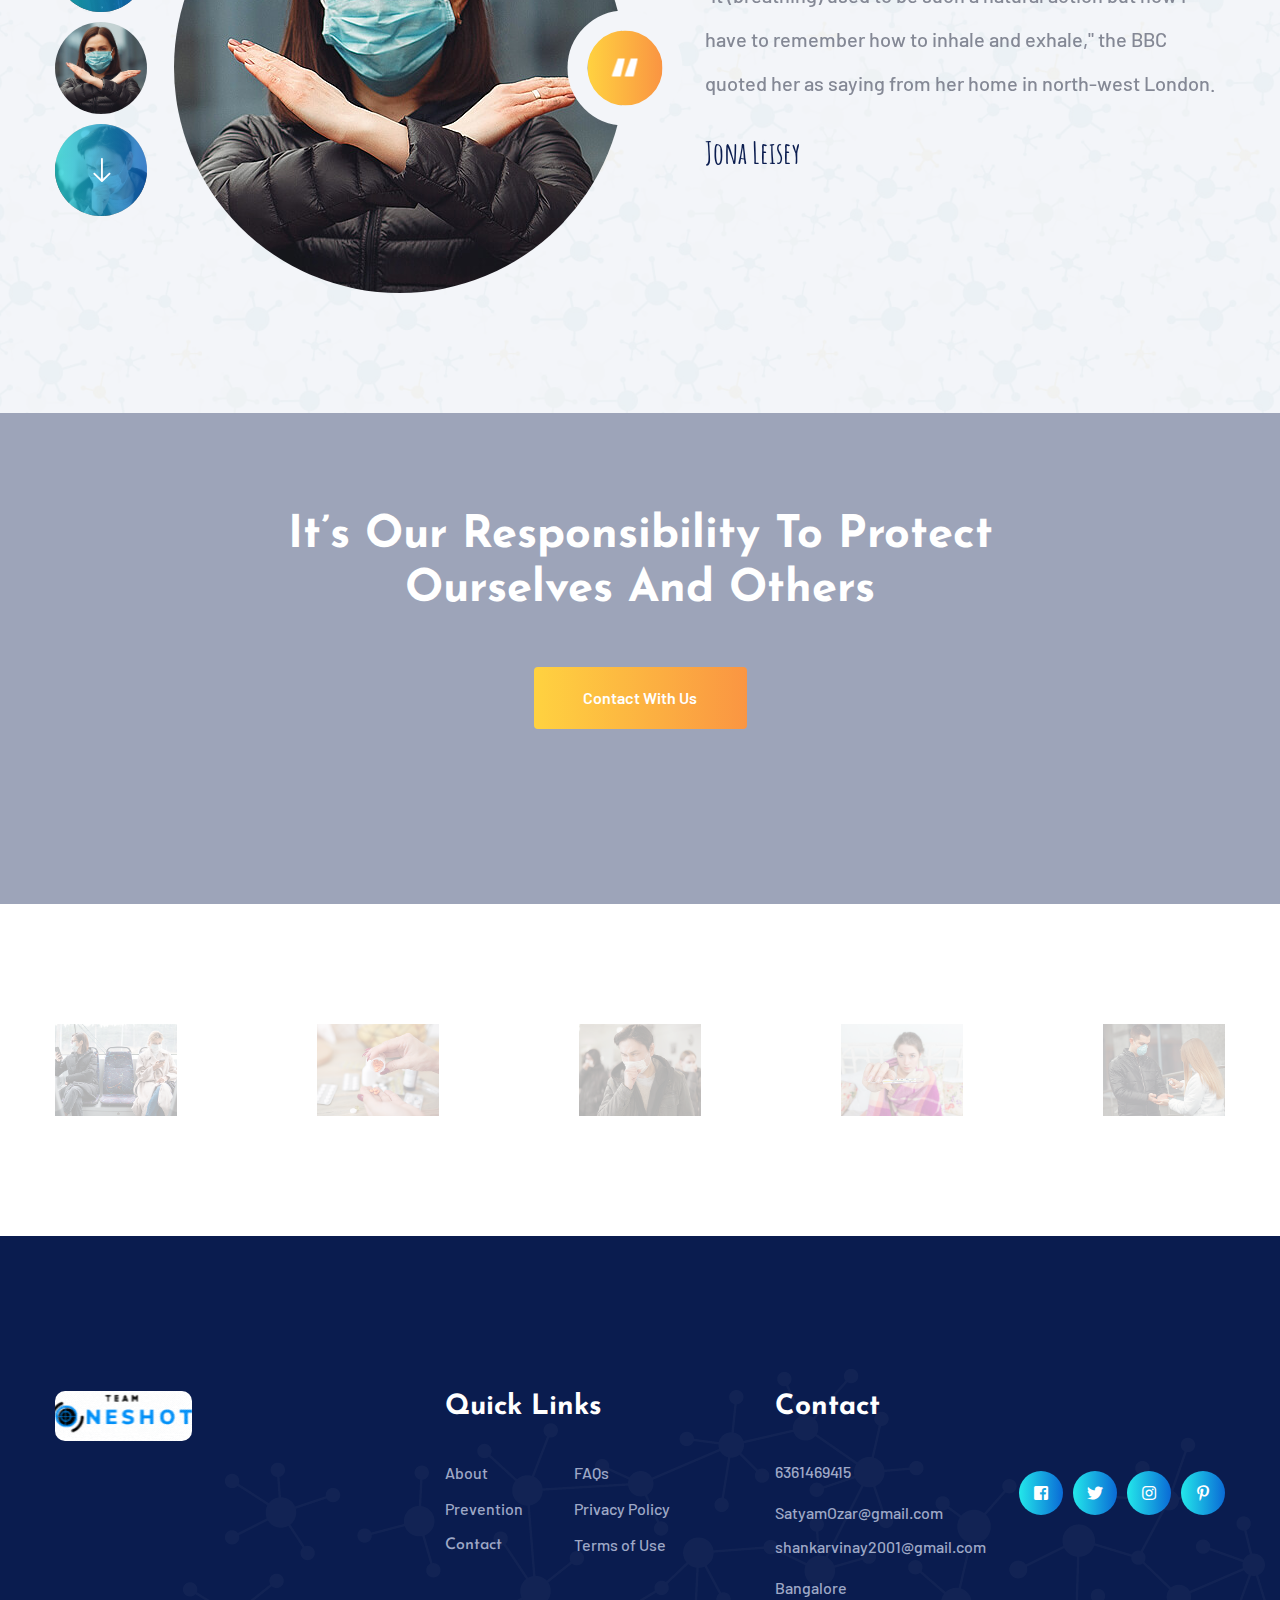
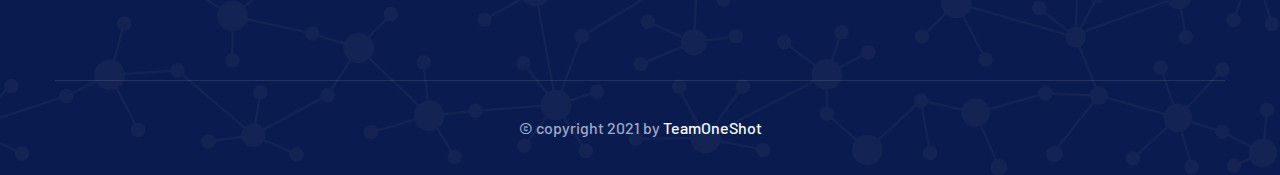
<file: flask_app/about.html>
<!DOCTYPE html>
<html lang="en">

<head>
  <meta charset="UTF-8">
  <meta name="viewport" content="width=device-width, initial-scale=1.0">
  <meta http-equiv="X-UA-Compatible" content="ie=edge">
  <title>About Us | COVID-19 Detector</title>
  <link rel="apple-touch-icon" sizes="180x180" href="assets/images/favicons/apple-touch-icon.png">
  <link rel="icon" type="image/png" sizes="32x32" href="assets/images/favicons/favicon-32x32.png">
  <link rel="icon" type="image/png" sizes="16x16" href="assets/images/favicons/favicon-16x16.png">
  <link rel="manifest" href="assets/images/favicons/site.webmanifest">

  <!-- plugin scripts -->

  <link href="https://fonts.googleapis.com/css?family=Amatic+SC:400,700%7CBarlow:300,400,500,600,700,800,900%7CPT+Sans:400,700&display=swap" rel="stylesheet">


  <link rel="stylesheet" href="assets/css/animate.min.css">
  <link rel="stylesheet" href="assets/css/bootstrap.min.css">
  <link rel="stylesheet" href="assets/css/owl.carousel.min.css">
  <link rel="stylesheet" href="assets/css/owl.theme.default.min.css">
  <link rel="stylesheet" href="assets/css/magnific-popup.css">
  <link rel="stylesheet" href="assets/css/fontawesome-all.min.css">
  <link rel="stylesheet" href="assets/css/bootstrap-select.min.css">
  <link rel="stylesheet" href="assets/css/jquery.mCustomScrollbar.min.css">
  <link rel="stylesheet" href="assets/css/bootstrap-datepicker.min.css">
  <link rel="stylesheet" href="assets/css/vimns-icons.css">



  <!-- template styles -->
  <link rel="stylesheet" href="assets/css/main.css">
  <link rel="stylesheet" href="assets/css/responsive.css">
  <link rel="stylesheet" href="assets/css/impp.css">
  <!--font styles -->
  <link rel="preconnect" href="https://fonts.gstatic.com">
  <link href="https://fonts.googleapis.com/css2?family=Josefin+Sans:wght@600&display=swap" rel="stylesheet">


</head>

<body>
  <div class="preloader">
    <img src="assets/images/despacito/loading1.gif" class="preloader__image" alt="">
  </div><!-- /.preloader -->
  <div class="page-wrapper">



    <header class="site-header-one">
      <nav class="main-nav__one stricky">
        <div class="container-fluid" id="a1">
          <div class="main-nav__logo-box" >
            <a href="index.html" >
              <img  src="assets/images/despacito/oneshot.gif" alt="" width="300px" height="90px">
            </a>
            <a href="#" class="side-menu__toggler"><i class="fa fa-bars"></i></a>
          </div><!-- /.main-nav__logo-box -->
          <div class="main-nav__main-navigation">
            <ul class=" main-nav__navigation-box">
              <li class="dropdown">
                <a href="index.html">Home</a>

              </li>
              <li>
                <a href="about.html">About</a>
              </li>
              <li>
                <a href="prevention.html">Guide</a>
              </li>
              <li>
                <a href="faqs.html">FAQs</a>
              </li>

              <li class="dropdown">
                <a href="https://www.cowin.gov.in">CoWIN</a>
              </li>
              <li>
                <a href="contact.html">Contact</a>
              </li>
            </ul>
          </div><!-- /.main-nav__main-navigation -->
          <div class="main-nav__cta">
            <div class="main-nav__cta-icon">
              <i class="vimns-icon-phone"></i>
            </div><!-- /.main-nav__cta-icon -->
            <div class="main-nav__cta-content">
              <h3><a href="tel:6361469415">6361469415</a></h3>
              <p>Helpline</p>
            </div><!-- /.main-nav__cta-content -->
          </div><!-- /.main-nav__cta -->
          <div class="main-nav__right">
            <a href="upload.html" class="main-nav__btn">Detect COVID</a><!-- /.main-nav__btn -->
          </div><!-- /.main-nav__right -->
        </div><!-- /.container-fluid -->
      </nav><!-- /.main-nav__one -->

    </header><!-- /.site-header-one -->


    <section class="page-header" id="a2">
      <div class="container" >
        <h2 style="font-family: 'Josefin Sans', sans-serif !important; font-size:50px">About Us</h2>
        <ul class="thm-breadcrumb list-unstyled">
          <li><a href="#">Home</a></li>
          <li><span>About</span></li>
        </ul><!-- /.thm-breadcrumb -->
      </div><!-- /.container -->
    </section><!-- /.page-header -->

    <section class="about-three" >
      <div class="container">
        <div class="block-title text-center" style="font-family: 'Josefin Sans', sans-serif !important;" >
          <p>More Know About Corona</p>
          <h3 style="font-family: 'Josefin Sans', sans-serif !important;">Protect Yourself From Coronavirus</h3>
        </div><!-- /.block-title -->

        <div class="row">
          <div class="col-lg-4">
            <div class="about-three__image">
              <img src="assets/images/resources/about-2-1.png" alt="">
            </div><!-- /.about-three__image -->
            <div class="about-three__title">
              <h3 style="font-family: 'Josefin Sans', sans-serif !important;">We’re Always Here to Protect You From Virus</h3>
            </div><!-- /.about-three__title -->
          </div><!-- /.col-lg-4 -->
          <div class="col-lg-8">
            <div class="about-three__image">
              <img src="assets/images/resources/about-2-2.png" alt="">
            </div><!-- /.about-three__image -->
          </div><!-- /.col-lg-8 -->
        </div><!-- /.row -->
        <div class="text-center about-three__text">
          <p>Get Advisory On Social Distancing Measure In View Of Spread Of COVID-19. Learn More Today! Notifications and Updates On Lockdown, Vaccines and Revised Guidelines At MyGov. Citizen-Centric Platform.</p>
        </div><!-- /.text-center -->
      </div><!-- /.container -->
    </section><!-- /.about-three -->


    <section class="testimonials-one" id="testimonials">
      <div class="container">
        <div class="row">
          <div class="col-lg-6">
            <div class="testimonials-one__image-block">
              <div class="owl-carousel owl-theme" id="sync2">
                <div class="item clearfix">
                  <div class="testimonials-one__image">
                    <img src="assets/images/testimonials/testimonials-1-1.jpg" class="testimonials-one__thumb" alt="Awesome Image" />
                    <div class="testimonials-one__qoute">
                      <img src="assets/images/testimonials/testimonials-qoute-1-1.png" alt="Awesome Image" />
                    </div><!-- /.testimonials-one__qoute -->
                  </div><!-- /.testimonials-one__image -->
                </div><!-- /.item -->
                <div class="item clearfix">
                  <div class="testimonials-one__image">
                    <img src="assets/images/testimonials/testimonials-1-2.jpg" class="testimonials-one__thumb" alt="Awesome Image" />
                    <div class="testimonials-one__qoute">
                      <img src="assets/images/testimonials/testimonials-qoute-1-1.png" alt="Awesome Image" />
                    </div><!-- /.testimonials-one__qoute -->
                  </div><!-- /.testimonials-one__image -->
                </div><!-- /.item -->
                <div class="item clearfix">
                  <div class="testimonials-one__image">
                    <img src="assets/images/testimonials/testimonials-1-3.jpg" class="testimonials-one__thumb" alt="Awesome Image" />
                    <div class="testimonials-one__qoute">
                      <img src="assets/images/testimonials/testimonials-qoute-1-1.png" alt="Awesome Image" />
                    </div><!-- /.testimonials-one__qoute -->
                  </div><!-- /.testimonials-one__image -->
                </div><!-- /.item -->
              </div><!-- /.owl-carousel owl-theme -->
              <div class="testimonials-one__button-block">
                <button class="testimonials-one__button__prev-btn"></button>
                <button class="testimonials-one__button__current-btn"></button>
                <button class="testimonials-one__button__next-btn"></button>
              </div>
            </div><!-- /.testimonials-one__image-block -->
          </div><!-- /.col-lg-6 -->
          <div class="col-lg-6">
            <div class="testimonials-one__content">
              <div class="block-title text-left">
                <p>Our Feedbacks </p>
                <h3 style="font-family: 'Josefin Sans', sans-serif !important; font-size:30px">What Infected People Are <br> Saying About Virus</h3>
              </div><!-- /.block-title -->

              <div class="owl-carousel owl-theme" id="sync1">
                <div class="item">
                  <div class="testimonials-one__single" data-thumb-img="assets/images/testimonials/testimonials-1-1.jpg">
                    <p class="testimonials-one__text">"It (breathing) used to be such a natural action but now I have to remember how to inhale and exhale," the BBC quoted her as saying from her home in north-west London.
                    </p><!-- /.testimonials-one__text -->
                    <div class="testimonials-one__bottom">
                      <h3 class="testimonials-one__title">Jona Leisey</h3>
                      <!-- /.testimonials-one__title -->
                    </div><!-- /.testimonials-one__bottom -->
                  </div><!-- /.testimonials-one__single -->
                </div><!-- /.item -->
                <div class="item">
                  <div class="testimonials-one__single" data-thumb-img="assets/images/testimonials/testimonials-1-2.jpg">
                    <p class="testimonials-one__text">This is due to their excellent service, competitive
                      pricing and customer support. It’s throughly refresing to get such a personal touch.
                    </p><!-- /.testimonials-one__text -->
                    <div class="testimonials-one__bottom">
                      <h3 class="testimonials-one__title">Chas Samul</h3>
                      <!-- /.testimonials-one__title -->
                    </div><!-- /.testimonials-one__bottom -->
                  </div><!-- /.testimonials-one__single -->
                </div><!-- /.item -->
                <div class="item">
                  <div class="testimonials-one__single" data-thumb-img="assets/images/testimonials/testimonials-1-3.jpg">
                    <p class="testimonials-one__text">There is no point thinking about how people respond. We should stay away, right now at least, as it’s best for everyone. Just follow the treatment protocol and mentally prepare yourself. That’s how you get better,”
                    </p><!-- /.testimonials-one__text -->
                    <div class="testimonials-one__bottom">
                      <h3 class="testimonials-one__title">Chelsey Pozar</h3>
                      <!-- /.testimonials-one__title -->
                    </div><!-- /.testimonials-one__bottom -->
                  </div><!-- /.testimonials-one__single -->
                </div><!-- /.item -->
              </div><!-- /.owl-carousel owl-theme -->
            </div><!-- /.testimonials-one__content -->
          </div><!-- /.col-lg-6 -->
        </div><!-- /.row -->
      </div><!-- /.container -->
    </section><!-- /.testimonials-one -->



    <section class="cta-two" style="background-image: url(assets/images/background/cta-bg-1-1.jpg);">
      <div class="container" >
        <h3 style="font-family: 'Josefin Sans', sans-serif !important; font-size:45px">It’s Our Responsibility To Protect <br>
Ourselves And Others </h3>
        <a href="contact.html" class="thm-btn cta-two__btn">Contact With Us</a><!-- /.thm-btn cta-two__btn -->
      </div><!-- /.container -->
    </section><!-- /.cta-two -->

    <div class="brand-one brand-one__about-page">
      <div class="container">
        <div class="brand-one__carousel owl-theme owl-carousel thm__owl-carousel"
          data-options='{"nav": false, "autoplay": true, "autoplayTimeout": 5000, "smartSpeed": 700, "dots": false, "margin": 140, "responsive": { "0": { "items": 2, "margin": 20 }, "480": { "items": 2, "margin": 20 }, "767": { "items": 3, "margin": 20 }, "991": { "items": 4, "margin": 40 }, "1199": { "items": 5 } }}'>
          <div class="item">
            <img src="assets/images/brand/blog-1-1.jpg" alt="">
          </div><!-- /.item -->
          <div class="item">
            <img src="assets/images/brand/blog-1-2.jpg" alt="">
          </div><!-- /.item -->
          <div class="item">
            <img src="assets/images/brand/blog-1-3.jpg" alt="">
          </div><!-- /.item -->
          <div class="item">
            <img src="assets/images/brand/blog-1-4.jpg" alt="">
          </div><!-- /.item -->
          <div class="item">
            <img src="assets/images/brand/blog-1-5.jpg" alt="">
          </div><!-- /.item -->
          <div class="item">
            <img src="assets/images/brand/blog-1-6.jpg" alt="">
          </div><!-- /.item -->

        </div><!-- /.brand-one__carousel owl-theme owl-carousel thm__owl-carousel -->
      </div><!-- /.container -->
    </div><!-- /.brand-one -->



    <footer class="site-footer-one site-footer-one__home-one">

      <div class="site-footer-one__upper">
        <div class="container">
          <div class="row">
            <div class="col-lg-4">
              <div class="footer-widget footer-widget__about">
                <a href="index.html" class="footer-widget__logo">
                  <img width="137" src="assets/images/despacito/team.gif" style="border-radius:10px" alt="">
                </a>
                <p></p>
              </div><!-- /.footer-widget footer-widget__about -->
            </div><!-- /.col-lg-4 -->
            <div class="col-lg-3">
              <div class="footer-widget footer-widget__links">
                <h3 class="footer-widget__title"  style="font-family: 'Josefin Sans', sans-serif !important;">Quick Links</h3><!-- /.footer-widget__title -->
                <div class="footer-widget__links-wrap">
                  <ul class="list-unstyled footer-widget__links-list">
                    <li><a href="about.html">About</a></li>

                    <li><a href="prevention.html">Prevention</a></li>
                    <li><a href="contact.html"  style="font-family: 'Josefin Sans', sans-serif !important;">Contact</a></li>
                  </ul><!-- /.list-unstyled -->
                  <ul class="list-unstyled footer-widget__links-list">
                    <li><a href="faqs.html">FAQs</a></li>
                    <li><a href="upload.html#u4">Privacy Policy</a></li>
                    <li><a href="upload.html#u4">Terms of Use</a></li>
                  </ul><!-- /.list-unstyled -->
                </div><!-- /.footer-widget__links-wrap -->

              </div><!-- /.footer-widget footer-widget__about -->
            </div><!-- /.col-lg-3 -->
            <div class="col-lg-3">
              <div class="footer-widget footer-widget__contact">
                <h3 class="footer-widget__title"  style="font-family: 'Josefin Sans', sans-serif !important;">Contact</h3><!-- /.footer-widget__title -->
                <p><a href="tel:6361469415">6361469415</a></p>
                <p><a href="SatyamOzaR@github.com">SatyamOzar@gmail.com <br />shankarvinay2001@gmail.com</a> </p>
                <p>Bangalore</p>
              </div><!-- /.footer-widget footer-widget__contact -->
            </div><!-- /.col-lg-3 -->
            <div class="col-lg-2 d-flex">
              <div class="footer-widget my-auto">
                <div class="footer-widget__social">
                  <a href="#" class="fab fa-facebook-square" href="https://www.facebook.com/"></a>
                  <a href="#" class="fab fa-twitter" href="https://www.twitter.com/"></a>
                  <a href="#" class="fab fa-instagram" href="https://www.instagram.com/"></a>
                  <a href="#" class="fab fa-pinterest-p" href="https://www.pinterest.com/"></a>
                </div><!-- /.footer-widget__social -->
              </div><!-- /.footer-widget -->
            </div><!-- /.col-lg-2 -->
          </div><!-- /.row -->
        </div><!-- /.container -->
      </div><!-- /.site-footer-one__upper -->
      <div class="site-footer-one__bottom">
        <div class="container">
          <p>© copyright 2021 by <a href="#">TeamOneShot</a></p>
        </div><!-- /.container -->
      </div><!-- /.site-footer-one__bottom -->
    </footer><!-- /.site-footer-one -->
  </div><!-- /.page-wrapper -->


  <a href="#" data-target="html" class="scroll-to-target scroll-to-top"><i class="fa fa-angle-up"></i></a>


  <div class="side-menu__block">


    <div class="side-menu__block-overlay custom-cursor__overlay">
      <div class="cursor"></div>
      <div class="cursor-follower"></div>
    </div><!-- /.side-menu__block-overlay -->
    <div class="side-menu__block-inner ">
      <div class="side-menu__top justify-content-end">

        <a href="#" class="side-menu__toggler side-menu__close-btn"><img src="assets/images/shapes/close-1-1.png" alt=""></a>
      </div><!-- /.side-menu__top -->


      <nav class="mobile-nav__container">
        <!-- content is loading via js -->
      </nav>
      <div class="side-menu__sep"></div><!-- /.side-menu__sep -->
      <div class="side-menu__content">
        <p></p>
        <p><a href="mailto:satyamozar@gmail.com">TeamOneShot@gmail.com</a></p>
        <div class="side-menu__social">
          <a href="#" class="fab fa-facebook-square" href="https://www.facebook.com/"></a>
          <a href="#" class="fab fa-twitter" href="https://www.twitter.com/"></a>
          <a href="#" class="fab fa-instagram" href="https://www.instagram.com/"></a>
          <a href="#" class="fab fa-pinterest-p" href="https://www.pinterest.com/"></a>
        </div>
      </div><!-- /.side-menu__content -->
    </div><!-- /.side-menu__block-inner -->
  </div><!-- /.side-menu__block -->



  <script src="assets/js/jquery.min.js"></script>
  <script src="assets/js/bootstrap.bundle.min.js"></script>
  <script src="assets/js/owl.carousel.min.js"></script>
  <script src="assets/js/waypoints.min.js"></script>
  <script src="assets/js/jquery.counterup.min.js"></script>
  <script src="assets/js/TweenMax.min.js"></script>
  <script src="assets/js/wow.js"></script>
  <script src="assets/js/jquery.magnific-popup.min.js"></script>
  <script src="assets/js/jquery.ajaxchimp.min.js"></script>
  <script src="assets/js/jquery.validate.min.js"></script>
  <script src="assets/js/bootstrap-select.min.js"></script>
  <script src="assets/js/jquery.mCustomScrollbar.concat.min.js"></script>
  <script src="assets/js/bootstrap-datepicker.min.js"></script>
  <script src="assets/js/isotope.js"></script>

  <!-- template scripts -->
  <script src="assets/js/theme.js"></script>
  <script src="assets/js/testimonials-owl.carousel.config.js"></script>
</body>

</html>
</file>
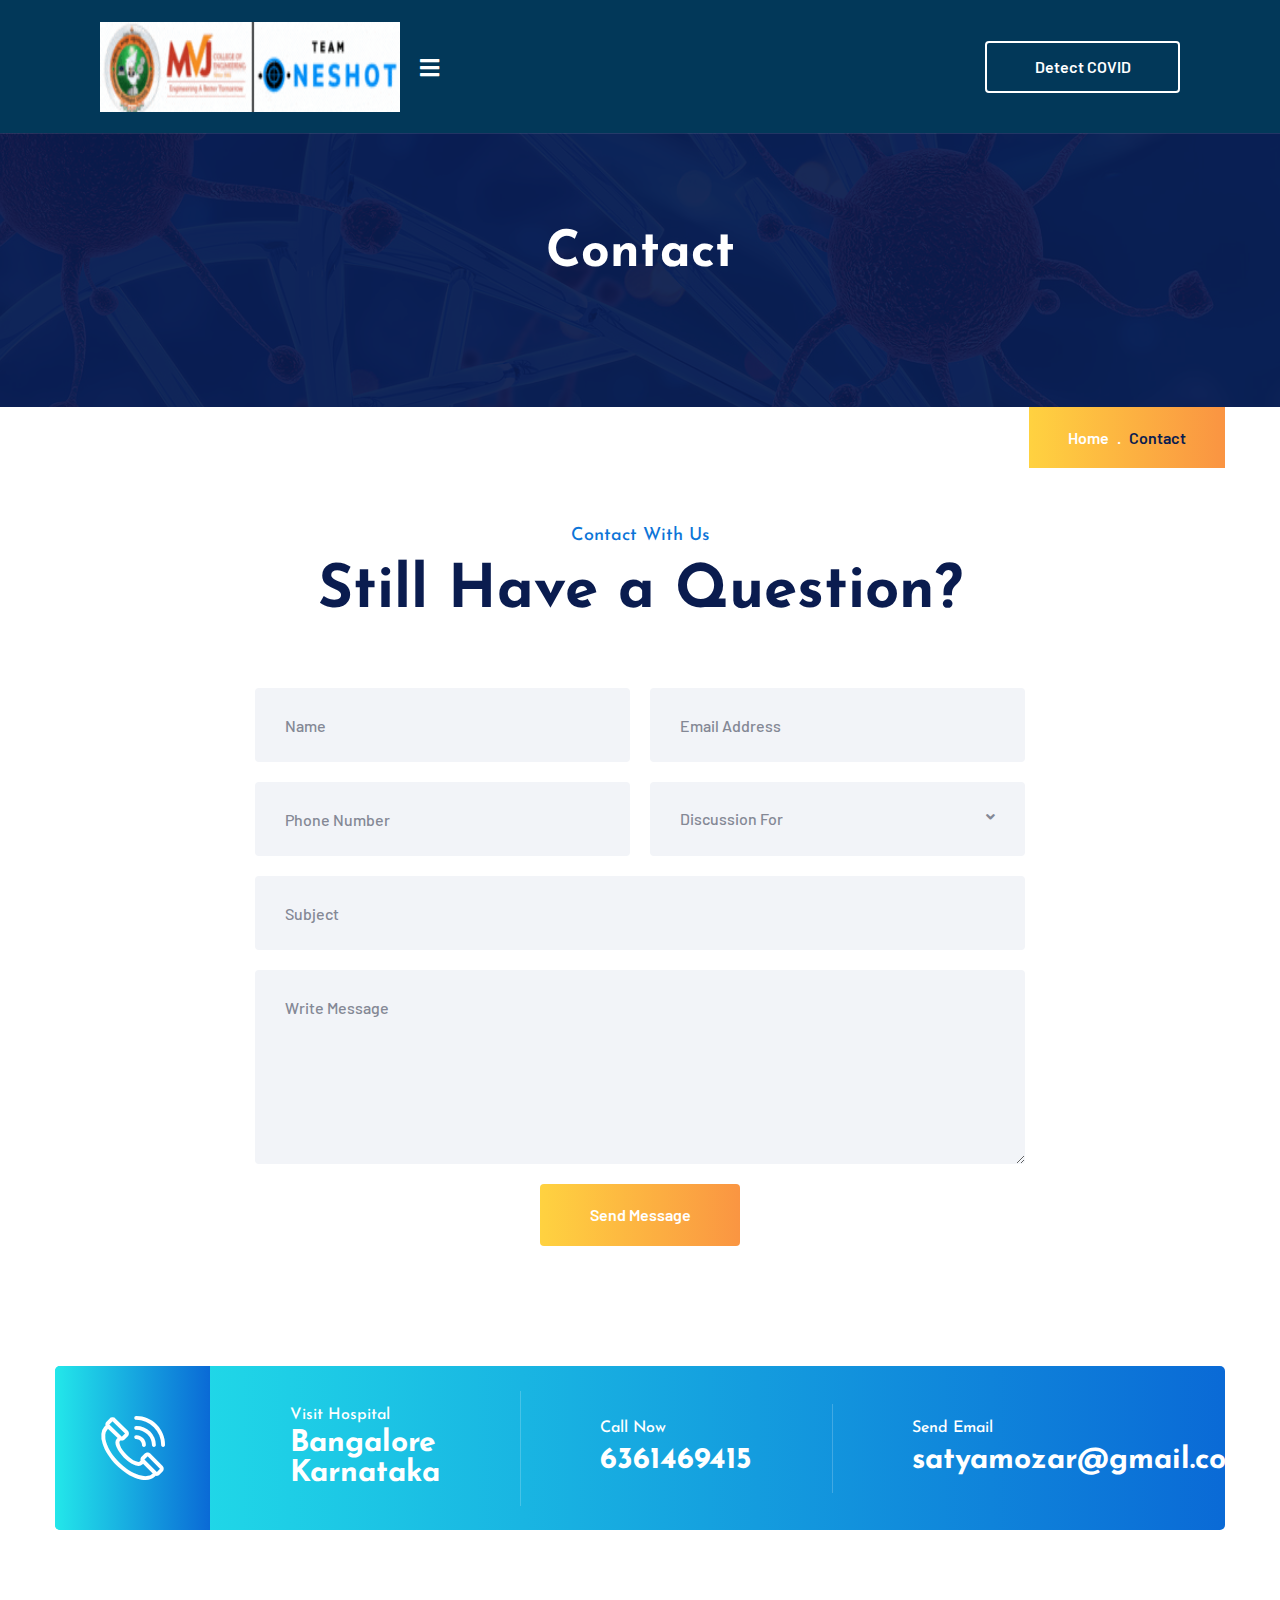
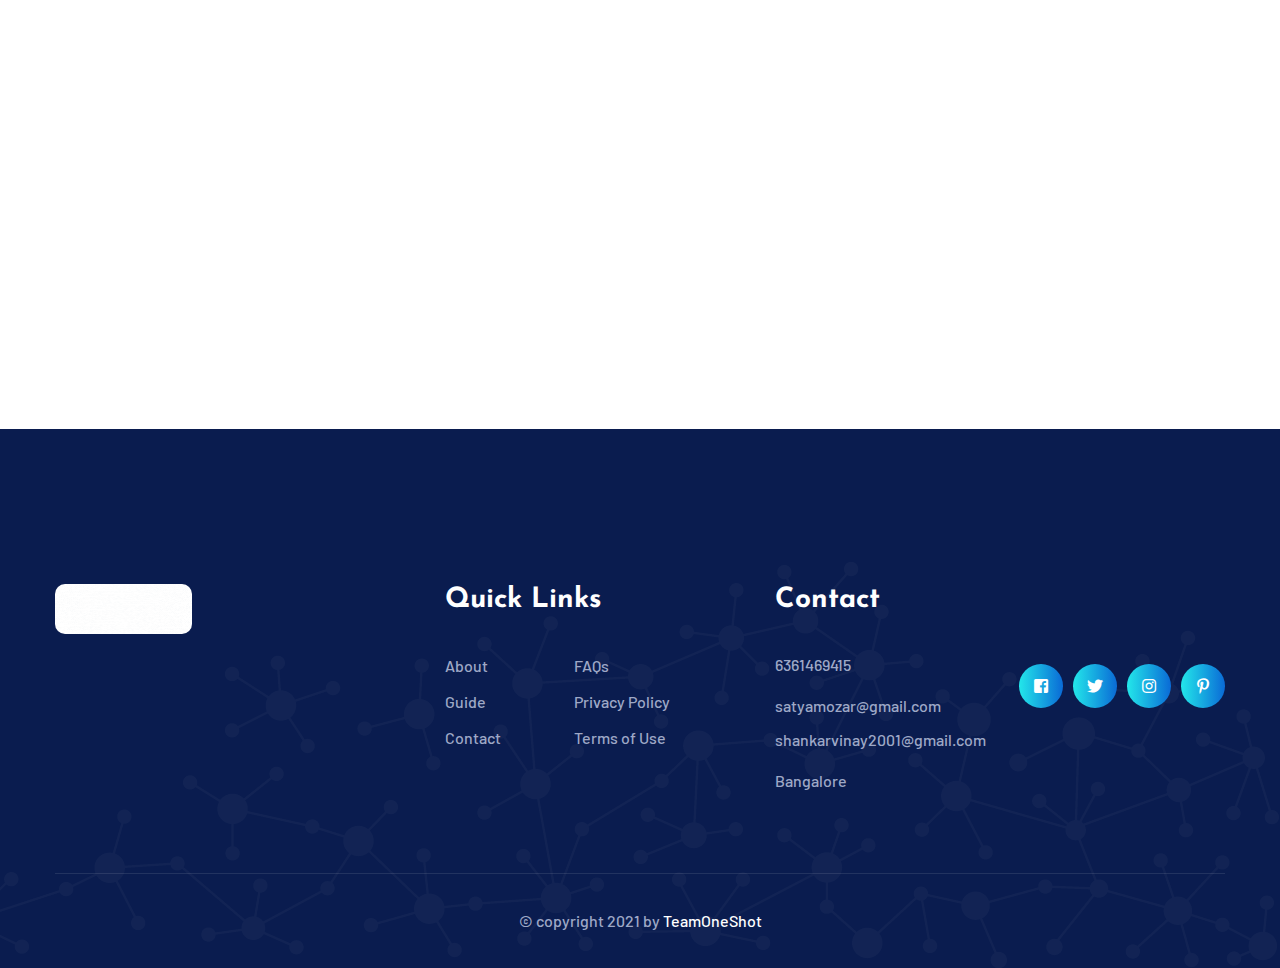
<file: flask_app/contact.html>
<!DOCTYPE html>
<html lang="en">

<head>
  <meta charset="UTF-8">
  <meta name="viewport" content="width=device-width, initial-scale=1.0">
  <meta http-equiv="X-UA-Compatible" content="ie=edge">
  <title>Contact Us | COVID-19 Detector</title>
  <link rel="apple-touch-icon" sizes="180x180" href="assets/images/favicons/apple-touch-icon.png">
  <link rel="icon" type="image/png" sizes="32x32" href="assets/images/favicons/favicon-32x32.png">
  <link rel="icon" type="image/png" sizes="16x16" href="assets/images/favicons/favicon-16x16.png">
  <link rel="manifest" href="assets/images/favicons/site.webmanifest">

  <!-- plugin scripts -->

  <link href="https://fonts.googleapis.com/css?family=Amatic+SC:400,700%7CBarlow:300,400,500,600,700,800,900%7CPT+Sans:400,700&display=swap" rel="stylesheet">


  <link rel="stylesheet" href="assets/css/animate.min.css">
  <link rel="stylesheet" href="assets/css/bootstrap.min.css">
  <link rel="stylesheet" href="assets/css/owl.carousel.min.css">
  <link rel="stylesheet" href="assets/css/owl.theme.default.min.css">
  <link rel="stylesheet" href="assets/css/magnific-popup.css">
  <link rel="stylesheet" href="assets/css/fontawesome-all.min.css">
  <link rel="stylesheet" href="assets/css/bootstrap-select.min.css">
  <link rel="stylesheet" href="assets/css/jquery.mCustomScrollbar.min.css">
  <link rel="stylesheet" href="assets/css/bootstrap-datepicker.min.css">
  <link rel="stylesheet" href="assets/css/vimns-icons.css">



  <!-- template styles -->
  <link rel="stylesheet" href="assets/css/main.css">
  <link rel="stylesheet" href="assets/css/responsive.css">

  <link rel="stylesheet" href="assets/css/impp.css">
  <!--font styles -->
  <link rel="preconnect" href="https://fonts.gstatic.com">
  <link href="https://fonts.googleapis.com/css2?family=Josefin+Sans:wght@600&display=swap" rel="stylesheet">





</head>

<body>
  <div class="preloader">
    <img src="assets/images/despacito/loading1.gif" class="preloader__image" alt="">
  </div><!-- /.preloader -->
  <div class="page-wrapper">
    <header class="site-header-one">
      <nav class="main-nav__one stricky">
        <div class="container-fluid" id="a1">
          <div class="main-nav__logo-box">
            <a href="index.html">
              <img width="300px" src="assets/images/despacito/oneshot.gif" alt="" height="90px">
            </a>
            <a href="#" class="side-menu__toggler"><i class="fa fa-bars"></i></a>
          </div><!-- /.main-nav__logo-box -->
          <div class="main-nav__main-navigation">
            <ul class=" main-nav__navigation-box">
              <li class="dropdown">
                <a href="index.html">Home</a>

              </li>
              <li>
                <a href="about.html">About</a>
              </li>
              <li>
                <a href="prevention.html">Guide</a>
              </li>
              <li>
                <a href="faqs.html">FAQs</a>
              </li>

              <li class="dropdown">
                <a href="https:www.cowin.gov.in">CoWIN</a>
              </li>
              <li>
                <a href="contact.html">Contact</a>
              </li>
            </ul>
          </div><!-- /.main-nav__main-navigation -->
          <div class="main-nav__cta">
            <div class="main-nav__cta-icon">
              <i class="vimns-icon-phone"></i>
            </div><!-- /.main-nav__cta-icon -->
            <div class="main-nav__cta-content">
              <h3><a href="tel:6361469415">6361469415</a></h3>
              <p>Helpline</p>
            </div><!-- /.main-nav__cta-content -->
          </div><!-- /.main-nav__cta -->
          <div class="main-nav__right">
            <a href="upload.html" class="main-nav__btn">Detect COVID</a><!-- /.main-nav__btn -->
          </div><!-- /.main-nav__right -->
        </div><!-- /.container-fluid -->
      </nav><!-- /.main-nav__one -->

    </header><!-- /.site-header-one -->


    <section class="page-header" id="c1">
      <div class="container">
        <h2 style="font-family: 'Josefin Sans', sans-serif !important; font-size:50px">Contact</h2>
        <ul class="thm-breadcrumb list-unstyled">
          <li><a href="#">Home</a></li>
          <li><span>Contact</span></li>
        </ul><!-- /.thm-breadcrumb -->
      </div><!-- /.container -->
    </section><!-- /.page-header -->

    <section class="contact-one">
      <div class="container">
        <div class="block-title text-center">
          <p style="font-family: 'Josefin Sans', sans-serif !important;">Contact With Us</p>
          <h3 style="font-family: 'Josefin Sans', sans-serif !important;">Still Have a Question?</h3>
        </div><!-- /.block-title -->
        <form action="inc/sendemail.php" class="contact-form-validated contact-one__form">
          <div class="row">
            <div class="col-lg-6">
              <input type="text" name="name" placeholder="Name">
            </div><!-- /.col-lg-6 -->
            <div class="col-lg-6">
              <input type="text" name="email" placeholder="Email Address"><a href="mailto:satyamozar@gmail.com"></a>
            </div><!-- /.col-lg-6 -->
            <div class="col-lg-6">
              <input type="text" name="phone" placeholder="Phone Number">
            </div><!-- /.col-lg-6 -->
            <div class="col-lg-6">
              <select class="selectpicker" name="discuss">
                <option value="">Discussion For</option>
                <option value="#">For Test Kit</option>
                <option value="#">For Quarentien</option>
              </select><!-- /#.selectpicker -->
            </div><!-- /.col-lg-6 -->
            <div class="col-lg-12">
              <input type="text" name="subject" placeholder="Subject">
            </div><!-- /.col-lg-12 -->
            <div class="col-lg-12">
              <textarea name="message" placeholder="Write Message"></textarea>
            </div><!-- /.col-lg-12 -->
            <div class="col-lg-12 text-center">
              <button type="submit" class="thm-btn contact-one__btn">Send Message</button>
              <!-- /.thm-btn contact-one__btn -->
            </div><!-- /.col-lg-12 -->
          </div><!-- /.row -->
        </form><!-- /.contact-one__form -->
        <div class="result"></div><!-- /.result -->
      </div><!-- /.container -->
    </section><!-- /.contact-one -->

    <section class="contact-info-one">
      <div class="container">
        <div class="inner-container">
          <div class="contact-info-one__icon">
            <i class="vimns-icon-phone"></i>
          </div><!-- /.contact-info-one__icon -->
          <div class="contact-info-one__content">
            <div class="contact-info-one__box">
              <div class="contact-info-one__box-inner">

                <h3 style="font-family: 'Josefin Sans', sans-serif !important;">Visit Hospital</h3>
                <p style="font-family: 'Josefin Sans', sans-serif !important;">Bangalore <br >Karnataka</p>

              </div><!-- /.contact-info-one__box-inner -->
            </div><!-- /.contact-info-one__box -->
            <div class="contact-info-one__box">
              <div class="contact-info-one__box-inner">

                <h3 style="font-family: 'Josefin Sans', sans-serif !important;">Call Now</h3>
                <p><a href="tel:6361469415" style="font-family: 'Josefin Sans', sans-serif !important;">6361469415</a></p>

              </div><!-- /.contact-info-one__box-inner -->
            </div><!-- /.contact-info-one__box -->
            <div class="contact-info-one__box">
              <div class="contact-info-one__box-inner">

                <h3 style="font-family: 'Josefin Sans', sans-serif !important;">Send Email</h3>
                <p><a href="mailto:satyamozar@gmail.com" style="font-family: 'Josefin Sans', sans-serif !important;">satyamozar@gmail.com</a></p>

              </div><!-- /.contact-info-one__box-inner -->
            </div><!-- /.contact-info-one__box -->
          </div><!-- /.contact-info-one__content -->
        </div><!-- /.inner-container -->
      </div><!-- /.container -->
    </section><!-- /.contact-info-one -->

    <iframe
     src="https://www.google.com/maps/embed?pb=!1m18!1m12!1m3!1d3887.810727288972!2d77.75973201482215!3d12.983954590847775!2m3!1f0!2f0!3f0!3m2!1i1024!2i768!4f13.1!3m3!1m2!1s0x3bae0e0ddee6891b%3A0xbde773e8a7f7189d!2sMVJ%20College%20of%20Engineering!5e0!3m2!1sen!2sin!4v1623844988087!5m2!1sen!2sin"
      class="google-map__contact" allowfullscreen></iframe>


    <footer class="site-footer-one site-footer-one__home-one">

      <div class="site-footer-one__upper">
        <div class="container">
          <div class="row">
            <div class="col-lg-4">
              <div class="footer-widget footer-widget__about">
                <a href="index.html" class="footer-widget__logo">
                  <img width="137" src="assets/images/despacito/team.gif" alt="" style="border-radius:10px" >
                </a>
                <p></p>
              </div><!-- /.footer-widget footer-widget__about -->
            </div><!-- /.col-lg-4 -->
            <div class="col-lg-3">
              <div class="footer-widget footer-widget__links">
                <h3 class="footer-widget__title" style="font-family: 'Josefin Sans', sans-serif !important;">Quick Links</h3><!-- /.footer-widget__title -->
                <div class="footer-widget__links-wrap">
                  <ul class="list-unstyled footer-widget__links-list">
                    <li><a href="about.html">About</a></li>

                    <li><a href="prevention.html">Guide</a></li>
                    <li><a href="contact.html">Contact</a></li>
                  </ul><!-- /.list-unstyled -->
                  <ul class="list-unstyled footer-widget__links-list">
                    <li><a href="faqs.html">FAQs</a></li>
                    <li><a href="upload.html#u4">Privacy Policy</a></li>
                    <li><a href="upload.html#u4">Terms of Use</a></li>
                  </ul><!-- /.list-unstyled -->
                </div><!-- /.footer-widget__links-wrap -->

              </div><!-- /.footer-widget footer-widget__about -->
            </div><!-- /.col-lg-3 -->
            <div class="col-lg-3">
              <div class="footer-widget footer-widget__contact">
                <h3 class="footer-widget__title" style="font-family: 'Josefin Sans', sans-serif !important;">Contact</h3><!-- /.footer-widget__title -->
                <p><a href="tel:6361469415">6361469415</a></p>
                <p><a href="satyamozar@gmail.com">satyamozar@gmail.com <br />shankarvinay2001@gmail.com</a> </p>
                <p>Bangalore</p>
              </div><!-- /.footer-widget footer-widget__contact -->
            </div><!-- /.col-lg-3 -->
            <div class="col-lg-2 d-flex">
              <div class="footer-widget my-auto">
                <div class="footer-widget__social">
                  <a href="#" class="fab fa-facebook-square" href="https://www.facebook.com/"></a>
                  <a href="#" class="fab fa-twitter" href="https://www.twitter.com/"></a>
                  <a href="#" class="fab fa-instagram" href="https://www.instagram.com/"></a>
                  <a href="#" class="fab fa-pinterest-p" href="https://www.pinterest.com/"></a>
                </div><!-- /.footer-widget__social -->
              </div><!-- /.footer-widget -->
            </div><!-- /.col-lg-2 -->
          </div><!-- /.row -->
        </div><!-- /.container -->
      </div><!-- /.site-footer-one__upper -->
      <div class="site-footer-one__bottom">
        <div class="container">
          <p>© copyright 2021 by <a href="#">TeamOneShot</a></p>
        </div><!-- /.container -->
      </div><!-- /.site-footer-one__bottom -->
    </footer><!-- /.site-footer-one -->
  </div><!-- /.page-wrapper -->


  <a href="#" data-target="html" class="scroll-to-target scroll-to-top"><i class="fa fa-angle-up"></i></a>


  <div class="side-menu__block">


    <div class="side-menu__block-overlay custom-cursor__overlay">
      <div class="cursor"></div>
      <div class="cursor-follower"></div>
    </div><!-- /.side-menu__block-overlay -->
    <div class="side-menu__block-inner ">
      <div class="side-menu__top justify-content-end">

        <a href="#" class="side-menu__toggler side-menu__close-btn"><img src="assets/images/shapes/close-1-1.png" alt=""></a>
      </div><!-- /.side-menu__top -->


      <nav class="mobile-nav__container">
        <!-- content is loading via js -->
      </nav>
      <div class="side-menu__sep"></div><!-- /.side-menu__sep -->
      <div class="side-menu__content">
        <p></p>
        <p><a href="mailto:satyamozar@gmail.com"> TeamOneShot@gmail.com</a> <br> <a href="tel:6361469415">6361469415</a></p>
        <div class="side-menu__social">
          <a href="#" class="fab fa-facebook-square" href="https://www.facebook.com/"></a>
          <a href="#" class="fab fa-twitter" href="https://www.twitter.com/"></a>
          <a href="#" class="fab fa-instagram" href="https://www.instagram.com/"></a>
          <a href="#" class="fab fa-pinterest-p" href="https://www.pinterest.com/"></a>
        </div>
      </div><!-- /.side-menu__content -->
    </div><!-- /.side-menu__block-inner -->
  </div><!-- /.side-menu__block -->



  <script src="assets/js/jquery.min.js"></script>
  <script src="assets/js/bootstrap.bundle.min.js"></script>
  <script src="assets/js/owl.carousel.min.js"></script>
  <script src="assets/js/waypoints.min.js"></script>
  <script src="assets/js/jquery.counterup.min.js"></script>
  <script src="assets/js/TweenMax.min.js"></script>
  <script src="assets/js/wow.js"></script>
  <script src="assets/js/jquery.magnific-popup.min.js"></script>
  <script src="assets/js/jquery.ajaxchimp.min.js"></script>
  <script src="assets/js/jquery.validate.min.js"></script>
  <script src="assets/js/bootstrap-select.min.js"></script>
  <script src="assets/js/jquery.mCustomScrollbar.concat.min.js"></script>
  <script src="assets/js/bootstrap-datepicker.min.js"></script>
  <script src="assets/js/isotope.js"></script>

  <!-- template scripts -->
  <script src="assets/js/theme.js"></script>
  <script src="assets/js/testimonials-owl.carousel.config.js"></script>
</body>

</html>
</file>
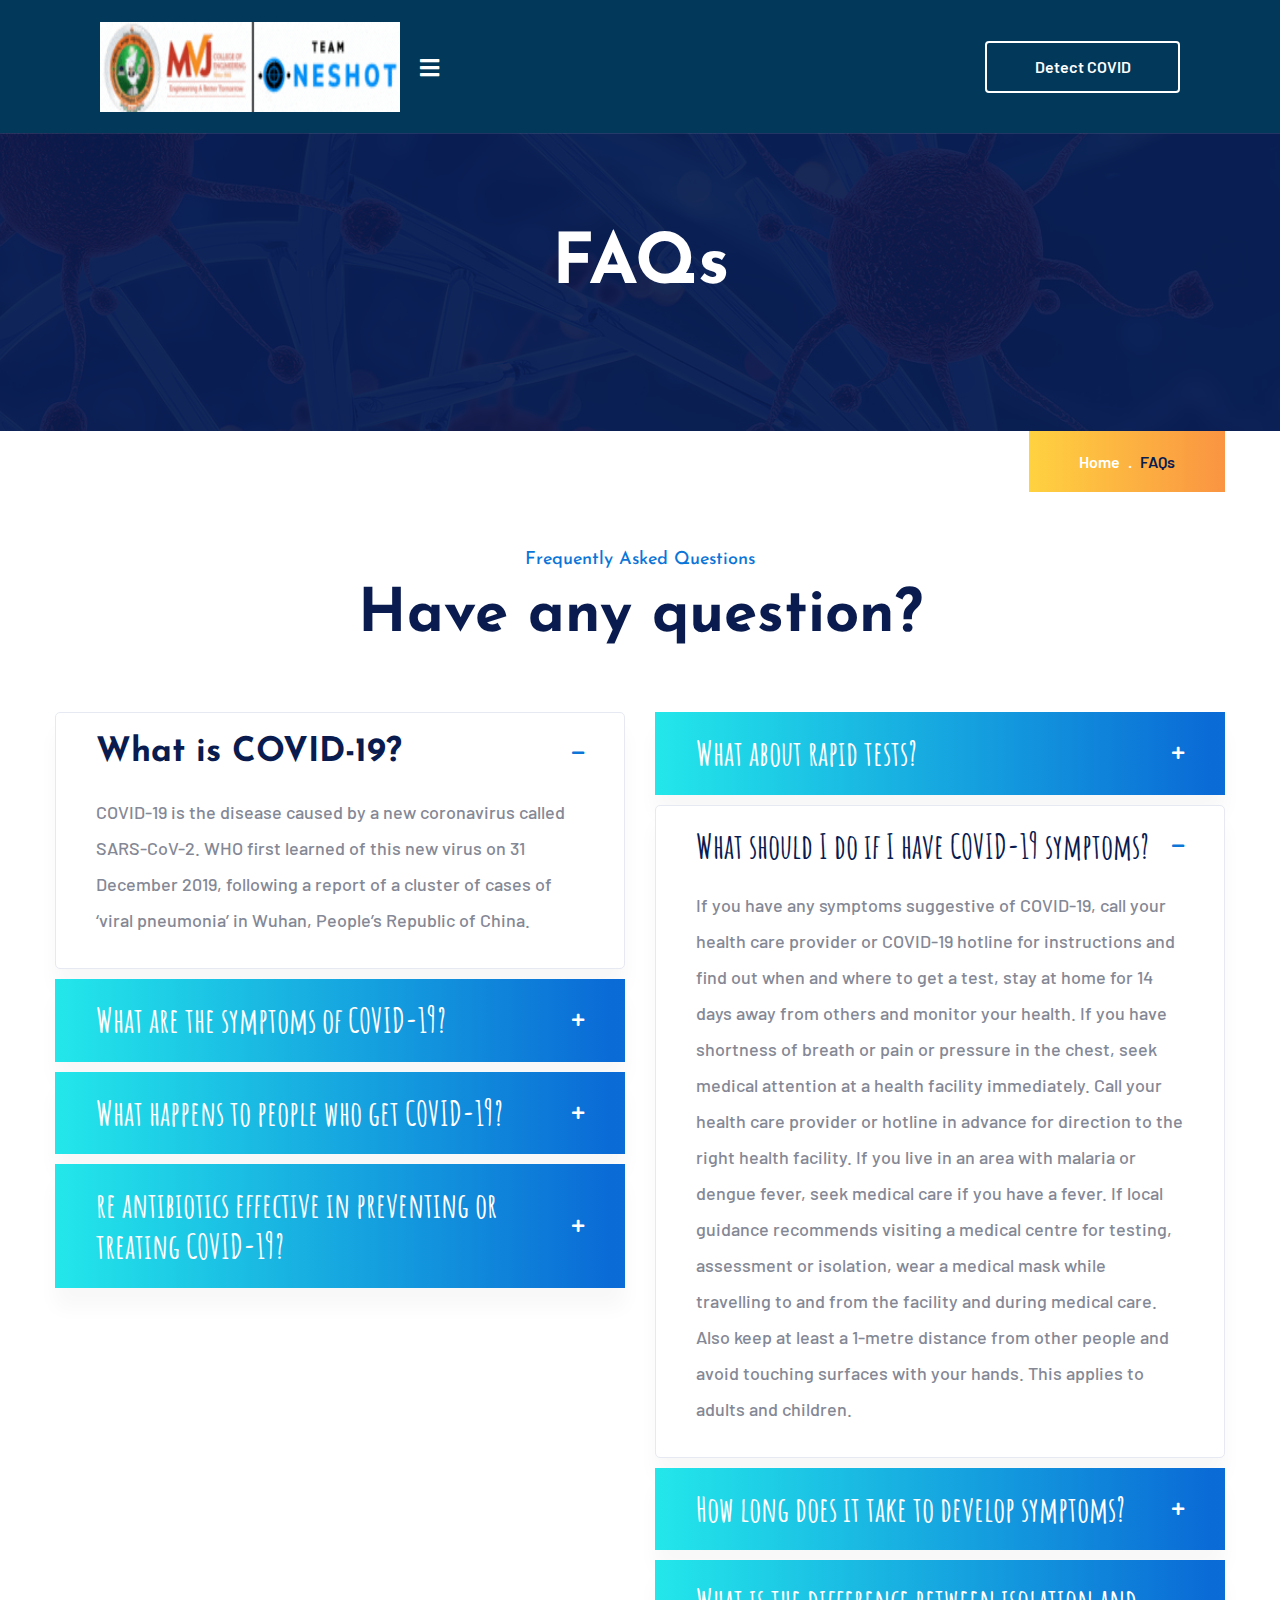
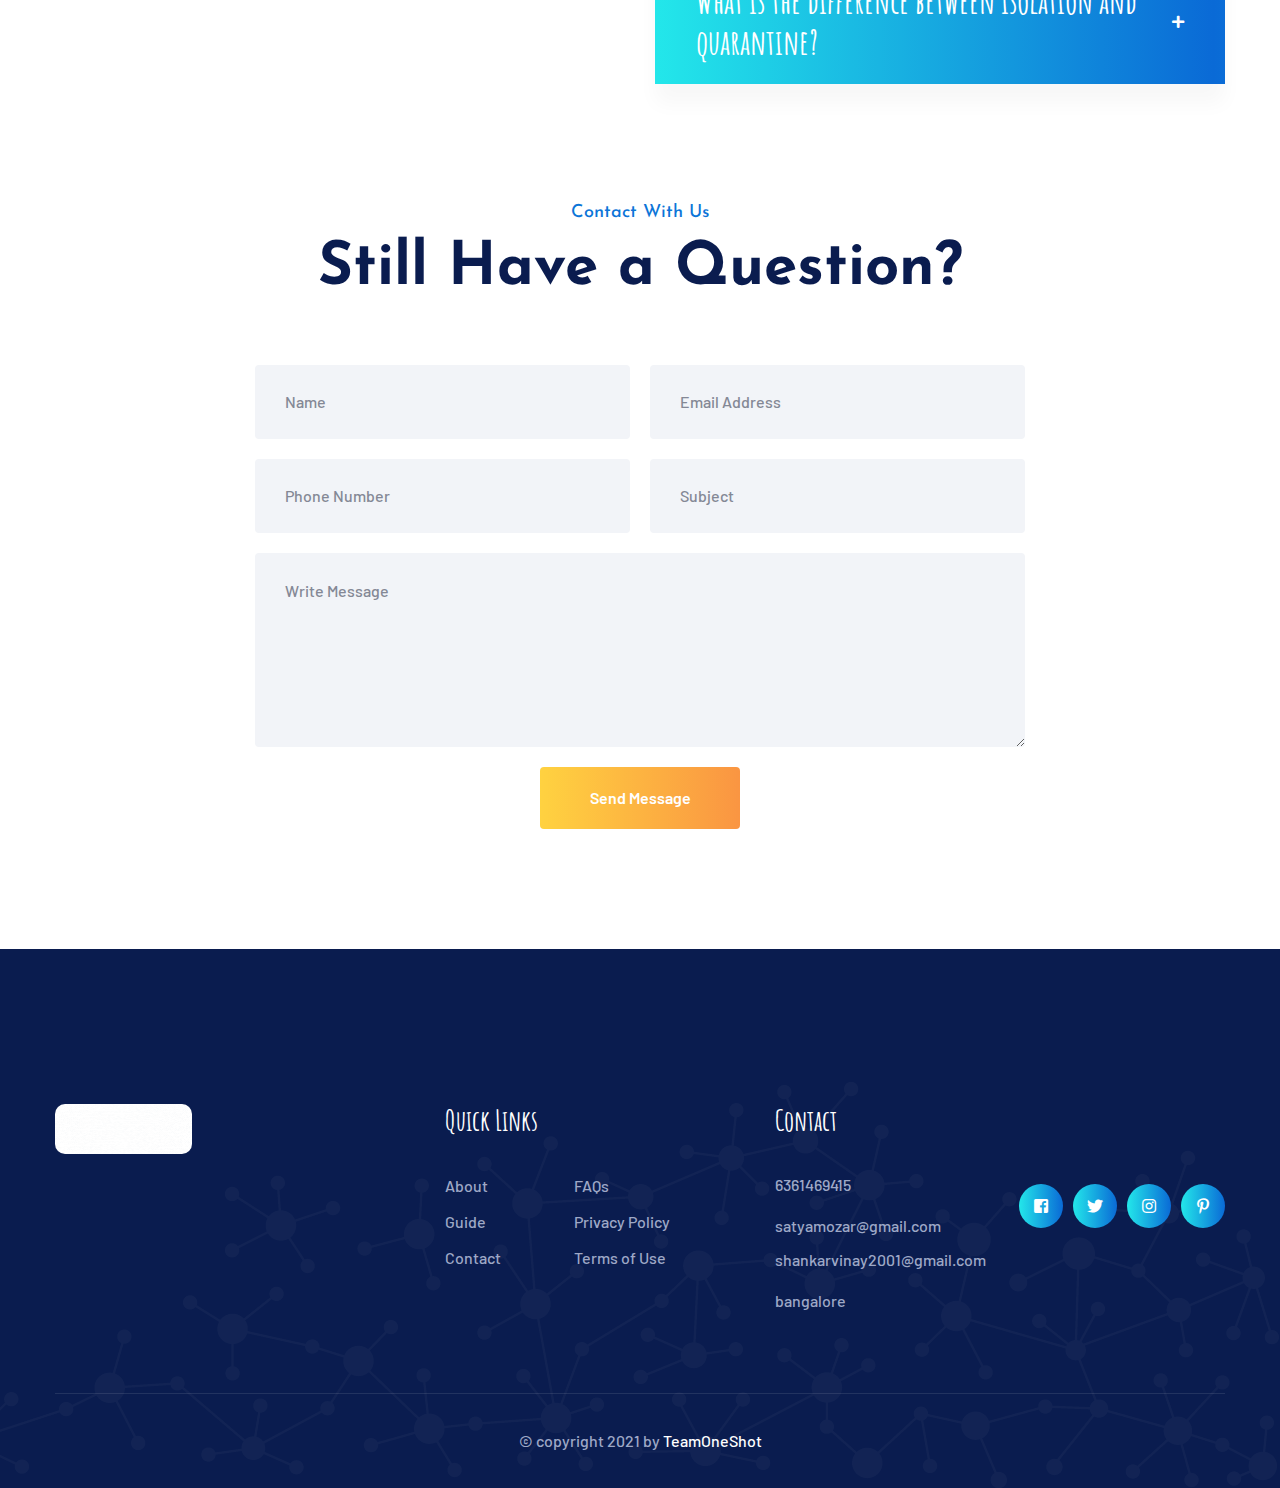
<file: flask_app/faqs.html>
<!DOCTYPE html>
<html lang="en">

<head>
  <meta charset="UTF-8">
  <meta name="viewport" content="width=device-width, initial-scale=1.0">
  <meta http-equiv="X-UA-Compatible" content="ie=edge">
  <title>FAQ Page | COVID-19 Detector</title>
  <link rel="apple-touch-icon" sizes="180x180" href="assets/images/favicons/apple-touch-icon.png">
  <link rel="icon" type="image/png" sizes="32x32" href="assets/images/favicons/favicon-32x32.png">
  <link rel="icon" type="image/png" sizes="16x16" href="assets/images/favicons/favicon-16x16.png">
  <link rel="manifest" href="assets/images/favicons/site.webmanifest">

  <!-- plugin scripts -->

  <link href="https://fonts.googleapis.com/css?family=Amatic+SC:400,700%7CBarlow:300,400,500,600,700,800,900%7CPT+Sans:400,700&display=swap" rel="stylesheet">


  <link rel="stylesheet" href="assets/css/animate.min.css">
  <link rel="stylesheet" href="assets/css/bootstrap.min.css">
  <link rel="stylesheet" href="assets/css/owl.carousel.min.css">
  <link rel="stylesheet" href="assets/css/owl.theme.default.min.css">
  <link rel="stylesheet" href="assets/css/magnific-popup.css">
  <link rel="stylesheet" href="assets/css/fontawesome-all.min.css">
  <link rel="stylesheet" href="assets/css/bootstrap-select.min.css">
  <link rel="stylesheet" href="assets/css/jquery.mCustomScrollbar.min.css">
  <link rel="stylesheet" href="assets/css/bootstrap-datepicker.min.css">
  <link rel="stylesheet" href="assets/css/vimns-icons.css">



  <!-- template styles -->
  <link rel="stylesheet" href="assets/css/main.css">
  <link rel="stylesheet" href="assets/css/responsive.css">
  <link rel="stylesheet" href="assets/css/impp.css">
  <!--font styles -->
  <link rel="preconnect" href="https://fonts.gstatic.com">
  <link href="https://fonts.googleapis.com/css2?family=Josefin+Sans:wght@600&display=swap" rel="stylesheet">







</head>

<body>
  <div class="preloader">
    <img src="assets/images/despacito/loading1.gif" class="preloader__image" alt="">
  </div><!-- /.preloader -->
  <div class="page-wrapper">



    <header class="site-header-one">
      <nav class="main-nav__one stricky">
        <div class="container-fluid" id="a1">
          <div class="main-nav__logo-box">
            <a href="index.html">
              <img src="assets/images/despacito/oneshot.gif" alt="" width="300px" height="90px;">
            </a>
            <a href="#" class="side-menu__toggler"><i class="fa fa-bars"></i></a>
          </div><!-- /.main-nav__logo-box -->
          <div class="main-nav__main-navigation">
            <ul class=" main-nav__navigation-box">
              <li class="dropdown">
                <a href="index.html">Home</a>

              </li>
              <li>
                <a href="about.html">About</a>
              </li>
              <li>
                <a href="prevention.html">Guide</a>
              </li>
              <li>
                <a href="faqs.html">FAQs</a>
              </li>

              <li class="dropdown">
                <a href="https:www.cowin.gov.in">CoWIN</a>
              </li>
              <li>
                <a href="contact.html">Contact</a>
              </li>
            </ul>
          </div><!-- /.main-nav__main-navigation -->
          <div class="main-nav__cta">
            <div class="main-nav__cta-icon">
              <i class="vimns-icon-phone"></i>
            </div><!-- /.main-nav__cta-icon -->
            <div class="main-nav__cta-content">
              <h3><a href="tel:6361469415">6361469415</a></h3>
              <p>Helpline</p>
            </div><!-- /.main-nav__cta-content -->
          </div><!-- /.main-nav__cta -->
          <div class="main-nav__right">
            <a href="upload.html" class="main-nav__btn">Detect COVID</a><!-- /.main-nav__btn -->
          </div><!-- /.main-nav__right -->
        </div><!-- /.container-fluid -->
      </nav><!-- /.main-nav__one -->

    </header><!-- /.site-header-one -->


    <section class="page-header" id="f1">
      <div class="container">
        <h2 style="font-family: 'Josefin Sans', sans-serif !important; font-size:70px">FAQs</h2>
        <ul class="thm-breadcrumb list-unstyled">
          <li><a href="#">Home</a></li>
          <li><span>FAQs</span></li>
        </ul><!-- /.thm-breadcrumb -->
      </div><!-- /.container -->
    </section><!-- /.page-header -->

    <section class="faq-one faq-one__faq-page">
      <div class="container">
        <div class="block-title text-center">
          <p style="font-family: 'Josefin Sans', sans-serif !important;">Frequently Asked Questions </p>
          <h3 style="font-family: 'Josefin Sans', sans-serif !important;">Have any question?</h3>
        </div><!-- /.block-title -->

        <div class="row">
          <div class="col-lg-6">
            <div class="accrodion-grp" data-grp-name="faq-one-accrodion">
              <div class="accrodion active">
                <div class="accrodion-title">
                  <h4  style="font-family: 'Josefin Sans', sans-serif !important;">What is COVID-19?</h4>
                </div>
                <div class="accrodion-content">
                  <div class="inner">
                    <p>COVID-19 is the disease caused by a new coronavirus called SARS-CoV-2. WHO first learned of this new virus on 31 December 2019, following a report of a cluster of cases of ‘viral pneumonia’ in Wuhan, People’s Republic of China.</p>
                  </div><!-- /.inner -->
                </div>
              </div>
              <div class="accrodion ">
                <div class="accrodion-title">
                  <h4>What are the symptoms of COVID-19?</h4>
                </div>
                <div class="accrodion-content">
                  <div class="inner">
                    <p>the most common symptoms of COVID-19 are
Fever <br>
Dry cough Fatigue </p>
                  </div><!-- /.inner -->
                </div>
              </div>
              <div class="accrodion ">
                <div class="accrodion-title">
                  <h4>What happens to people who get COVID-19?</h4>
                </div>
                <div class="accrodion-content">
                  <div class="inner">
                    <p>Among those who develop symptoms, most (about 80%) recover from the disease without needing hospital treatment. About 15% become seriously ill and require oxygen and 5% become critically ill and need intensive care. Complications leading to death may include respiratory failure, acute respiratory distress syndrome (ARDS), sepsis and septic shock, thromboembolism, and/or multiorgan failure, including injury of the heart, liver or kidneys </p>
                  </div><!-- /.inner -->
                </div>
              </div>
              <div class="accrodion ">
                <div class="accrodion-title">
                  <h4>re antibiotics effective in preventing or treating COVID-19?</h4>
                </div>
                <div class="accrodion-content">
                  <div class="inner">
                    <p>TAntibiotics do not work against viruses; they only work on bacterial infections. COVID-19 is caused by a virus, so antibiotics do not work. Antibiotics should not be used as a means of prevention or treatment of COVID-19. </p>
                  </div><!-- /.inner -->
                </div>
              </div>

            </div>
          </div><!-- /.col-lg-6 -->
          <div class="col-lg-6">
            <div class="accrodion-grp" data-grp-name="faq-two-accrodion">
              <div class="accrodion ">
                <div class="accrodion-title">
                  <h4>What about rapid tests?
</h4>
                </div>
                <div class="accrodion-content">
                  <div class="inner">
                    <p>Rapid antigen tests (sometimes known as a rapid diagnostic test – RDT) detect viral proteins (known as antigens). Samples are collected from the nose and/or throat with a swab. These tests are cheaper than PCR and will offer results more quickly, although they are generally less accurate. These tests perform best when there is more virus circulating in the community and when sampled from an individual during the time they are most infectious.  </p>
                  </div><!-- /.inner -->
                </div>
              </div>
              <div class="accrodion active">
                <div class="accrodion-title">
                  <h4>What should I do if I have COVID-19 symptoms?</h4>
                </div>
                <div class="accrodion-content">
                  <div class="inner">
                    <p>If you have any symptoms suggestive of COVID-19, call your health care provider or COVID-19 hotline for instructions and find out when and where to get a test, stay at home for 14 days away from others and monitor your health.

If you have shortness of breath or pain or pressure in the chest, seek medical attention at a health facility immediately. Call your health care provider or hotline in advance for direction to the right health facility.

If you live in an area with malaria or dengue fever, seek medical care if you have a fever.

If local guidance recommends visiting a medical centre for testing, assessment or isolation, wear a medical mask while travelling to and from the facility and during medical care. Also keep at least a 1-metre distance from other people and avoid touching surfaces with your hands.  This applies to adults and children.</p>
                  </div><!-- /.inner -->
                </div>
              </div>
              <div class="accrodion ">
                <div class="accrodion-title">
                  <h4>How long does it take to develop symptoms?</h4>
                </div>
                <div class="accrodion-content">
                  <div class="inner">
                    <p>The time from exposure to COVID-19 to the moment when symptoms begin is, on average, 5-6 days and can range from 1-14 days. This is why people who have been exposed to the virus are advised to remain at home and stay away from others, for 14 days, in order to prevent the spread of the virus, especially where testing is not easily available. </p>
                  </div><!-- /.inner -->
                </div>
              </div>
              <div class="accrodion ">
                <div class="accrodion-title">
                  <h4>What is the difference between isolation and quarantine?</h4>
                </div>
                <div class="accrodion-content">
                  <div class="inner">
                    <p>Quarantine is used for anyone who is a contact of someone infected with the SARS-CoV-2 virus, which causes COVID-19, whether the infected person has symptoms or not.<br> Quarantine means that you remain separated from others because you have been exposed to the virus and you may be infected and can take place in a designated facility or at home. For COVID-19, this means staying in the facility or at home for 14 days.

 <br>Isolation is used for people with COVID-19 symptoms or who have tested positive for the virus. Being in isolation means being separated from other people, ideally in a medically facility where you can receive clinical care.  If isolation in a medical facility is not possible and you are not in a high risk group of developing severe disease, isolation can take place at home. If you have symptoms, you should remain in isolation for at least 10 days plus an additional 3 days without symptoms. If you are infected and do not develop symptoms, you should remain in isolation for 10 days from the time you test positive.  </p>
                  </div><!-- /.inner -->
                </div>
              </div>

            </div>
          </div><!-- /.col-lg-6 -->

        </div><!-- /.row -->
      </div><!-- /.container -->
    </section><!-- /.faq-one -->

    <section class="contact-one">
      <div class="container">
        <div class="block-title text-center">
          <p style="font-family: 'Josefin Sans', sans-serif !important;">Contact With Us</p>
          <h3 style="font-family: 'Josefin Sans', sans-serif !important;">Still Have a Question?</h3>
        </div><!-- /.block-title -->
        <form action="#" class="contact-one__form">
          <div class="row">
            <div class="col-lg-6">
              <input type="text" placeholder="Name">
            </div><!-- /.col-lg-6 -->
            <div class="col-lg-6">
              <input type="text" placeholder="Email Address">
            </div><!-- /.col-lg-6 -->
            <div class="col-lg-6">
              <input type="text" placeholder="Phone Number">
            </div><!-- /.col-lg-6 -->
            <div class="col-lg-6">
              <input type="text" placeholder="Subject">
            </div><!-- /.col-lg-6 -->
            <div class="col-lg-12">
              <textarea placeholder="Write Message"></textarea>
            </div><!-- /.col-lg-12 -->
            <div class="col-lg-12 text-center">
              <button type="submit" class="thm-btn contact-one__btn">Send Message</button>
              <!-- /.thm-btn contact-one__btn -->
            </div><!-- /.col-lg-12 -->
          </div><!-- /.row -->
        </form><!-- /.contact-one__form -->
      </div><!-- /.container -->
    </section><!-- /.contact-one -->



    <footer class="site-footer-one site-footer-one__home-one">

      <div class="site-footer-one__upper">
        <div class="container">
          <div class="row">
            <div class="col-lg-4">
              <div class="footer-widget footer-widget__about">
                <a href="index.html" class="footer-widget__logo">
                  <img width="137" src="assets/images/despacito/team.gif" style="border-radius:10px" alt="">
                </a>
                <p></p>
              </div><!-- /.footer-widget footer-widget__about -->
            </div><!-- /.col-lg-4 -->
            <div class="col-lg-3">
              <div class="footer-widget footer-widget__links">
                <h3 class="footer-widget__title">Quick Links</h3><!-- /.footer-widget__title -->
                <div class="footer-widget__links-wrap">
                  <ul class="list-unstyled footer-widget__links-list">
                    <li><a href="about.html">About</a></li>

                    <li><a href="prevention.html">Guide</a></li>
                    <li><a href="contact.html">Contact</a></li>
                  </ul><!-- /.list-unstyled -->
                  <ul class="list-unstyled footer-widget__links-list">
                    <li><a href="faqs.html">FAQs</a></li>
                    <li><a href="upload.html#u4">Privacy Policy</a></li>
                    <li><a href="upload.html#u4">Terms of Use</a></li>
                  </ul><!-- /.list-unstyled -->
                </div><!-- /.footer-widget__links-wrap -->

              </div><!-- /.footer-widget footer-widget__about -->
            </div><!-- /.col-lg-3 -->
            <div class="col-lg-3">
              <div class="footer-widget footer-widget__contact">
                <h3 class="footer-widget__title">Contact</h3><!-- /.footer-widget__title -->
                <p><a href="tel:6361469415">6361469415</a></p>
                <p><a href="satyamozar@gmail.com">satyamozar@gmail.com <br />shankarvinay2001@gmail.com</a> </p>
                <p>bangalore</p>
              </div><!-- /.footer-widget footer-widget__contact -->
            </div><!-- /.col-lg-3 -->
            <div class="col-lg-2 d-flex">
              <div class="footer-widget my-auto">
                <div class="footer-widget__social">
                  <a href="#" class="fab fa-facebook-square" href="https://www.facebook.com/"></a>
                  <a href="#" class="fab fa-twitter" href="https://www.twitter.com/"></a>
                  <a href="#" class="fab fa-instagram" href="https://www.instagram.com/"></a>
                  <a href="#" class="fab fa-pinterest-p" href="https://www.pinterest.com/"></a>
                </div><!-- /.footer-widget__social -->
              </div><!-- /.footer-widget -->
            </div><!-- /.col-lg-2 -->
          </div><!-- /.row -->
        </div><!-- /.container -->
      </div><!-- /.site-footer-one__upper -->
      <div class="site-footer-one__bottom">
        <div class="container">
          <p>© copyright 2021 by <a href="#">TeamOneShot</a></p>
        </div><!-- /.container -->
      </div><!-- /.site-footer-one__bottom -->
    </footer><!-- /.site-footer-one -->
  </div><!-- /.page-wrapper -->


  <a href="#" data-target="html" class="scroll-to-target scroll-to-top"><i class="fa fa-angle-up"></i></a>


  <div class="side-menu__block">


    <div class="side-menu__block-overlay custom-cursor__overlay">
      <div class="cursor"></div>
      <div class="cursor-follower"></div>
    </div><!-- /.side-menu__block-overlay -->
    <div class="side-menu__block-inner ">
      <div class="side-menu__top justify-content-end">

        <a href="#" class="side-menu__toggler side-menu__close-btn"><img src="assets/images/shapes/close-1-1.png" alt=""></a>
      </div><!-- /.side-menu__top -->


      <nav class="mobile-nav__container">
        <!-- content is loading via js -->
      </nav>
      <div class="side-menu__sep"></div><!-- /.side-menu__sep -->
      <div class="side-menu__content">
        <p></p>
        <p><a href="mailto:satyamozar@gmail.com">TeamOneShot@gmail.com</a> <br> </p>
        <div class="side-menu__social">
          <a href="#" class="fab fa-facebook-square" href="https://www.facebook.com/"></a>
          <a href="#" class="fab fa-twitter" href="https://www.twitter.com/"></a>
          <a href="#" class="fab fa-instagram" href="https://www.instagram.com/"></a>
          <a href="#" class="fab fa-pinterest-p" href="https://www.pinterest.com/"></a>
        </div>
      </div><!-- /.side-menu__content -->
    </div><!-- /.side-menu__block-inner -->
  </div><!-- /.side-menu__block -->



  <script src="assets/js/jquery.min.js"></script>
  <script src="assets/js/bootstrap.bundle.min.js"></script>
  <script src="assets/js/owl.carousel.min.js"></script>
  <script src="assets/js/waypoints.min.js"></script>
  <script src="assets/js/jquery.counterup.min.js"></script>
  <script src="assets/js/TweenMax.min.js"></script>
  <script src="assets/js/wow.js"></script>
  <script src="assets/js/jquery.magnific-popup.min.js"></script>
  <script src="assets/js/jquery.ajaxchimp.min.js"></script>
  <script src="assets/js/jquery.validate.min.js"></script>
  <script src="assets/js/bootstrap-select.min.js"></script>
  <script src="assets/js/jquery.mCustomScrollbar.concat.min.js"></script>
  <script src="assets/js/bootstrap-datepicker.min.js"></script>
  <script src="assets/js/isotope.js"></script>

  <!-- template scripts -->
  <script src="assets/js/theme.js"></script>
  <script src="assets/js/testimonials-owl.carousel.config.js"></script>
</body>

</html>
</file>
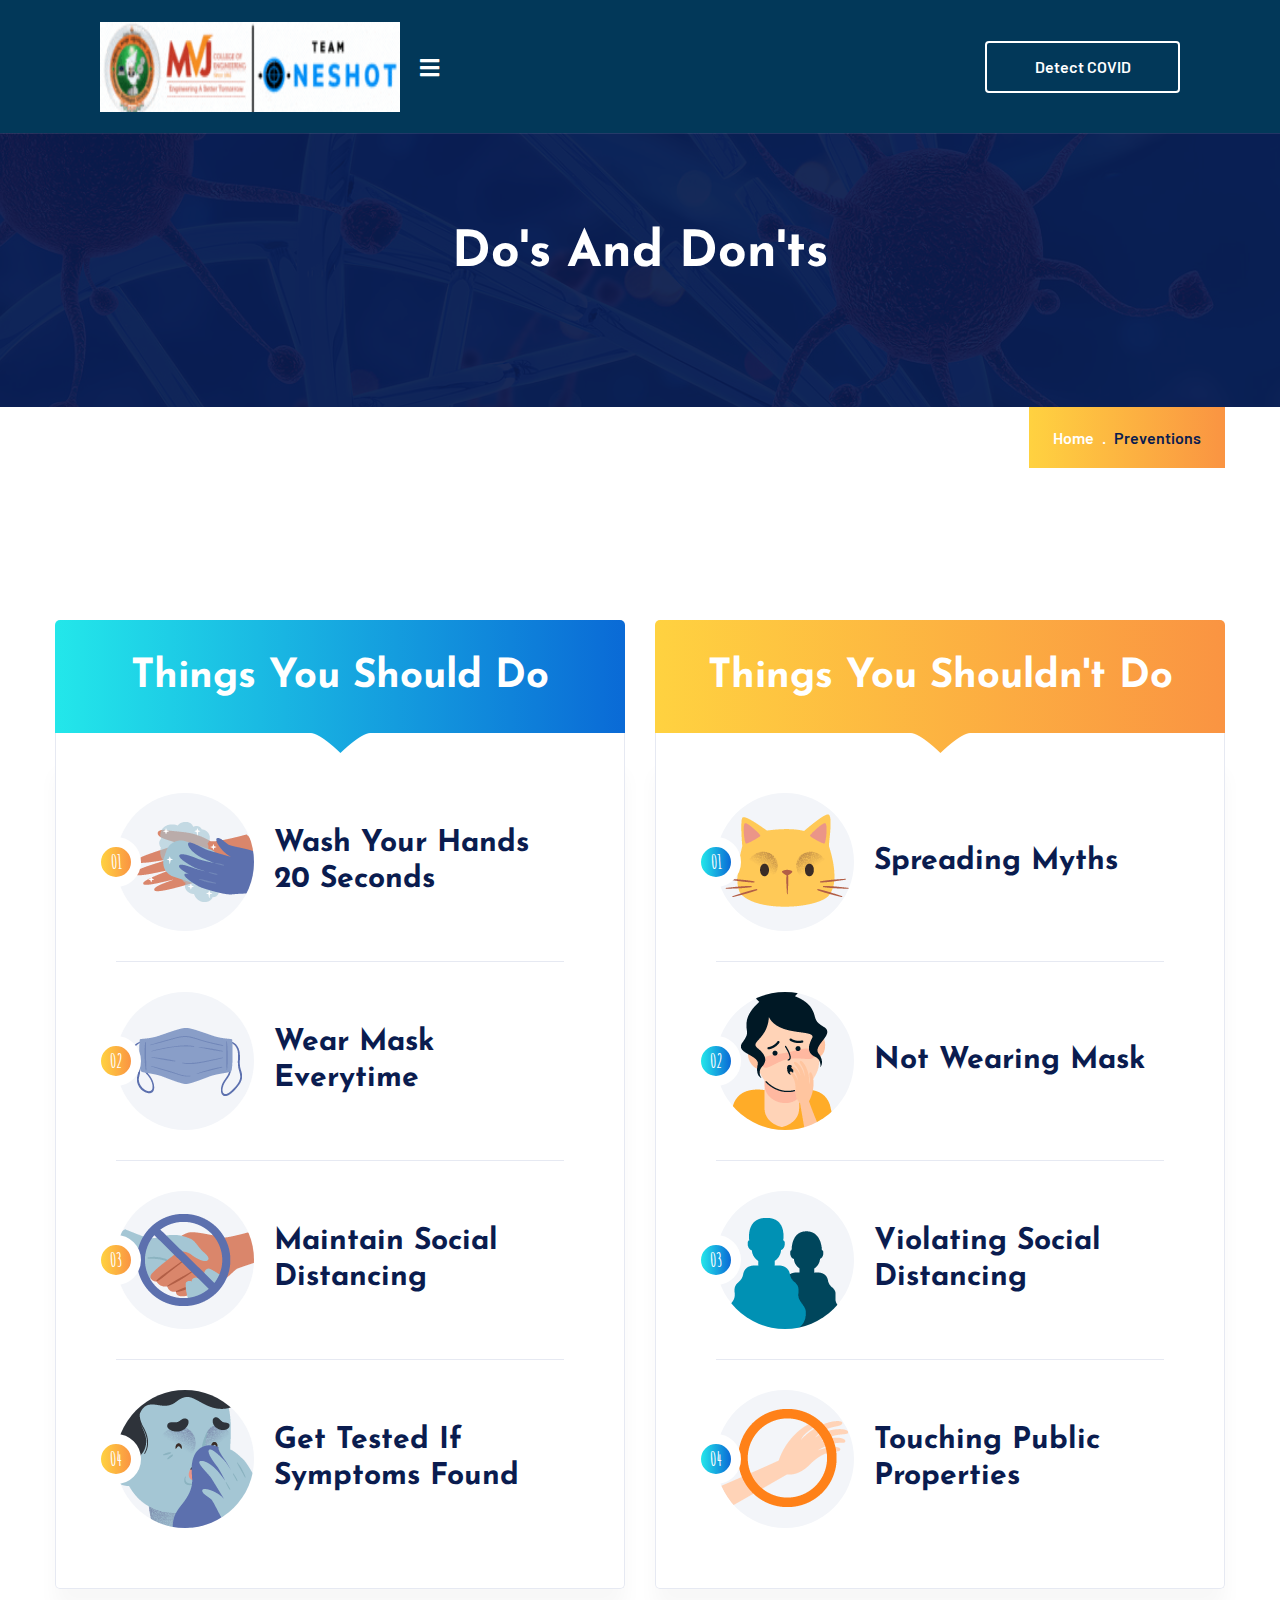
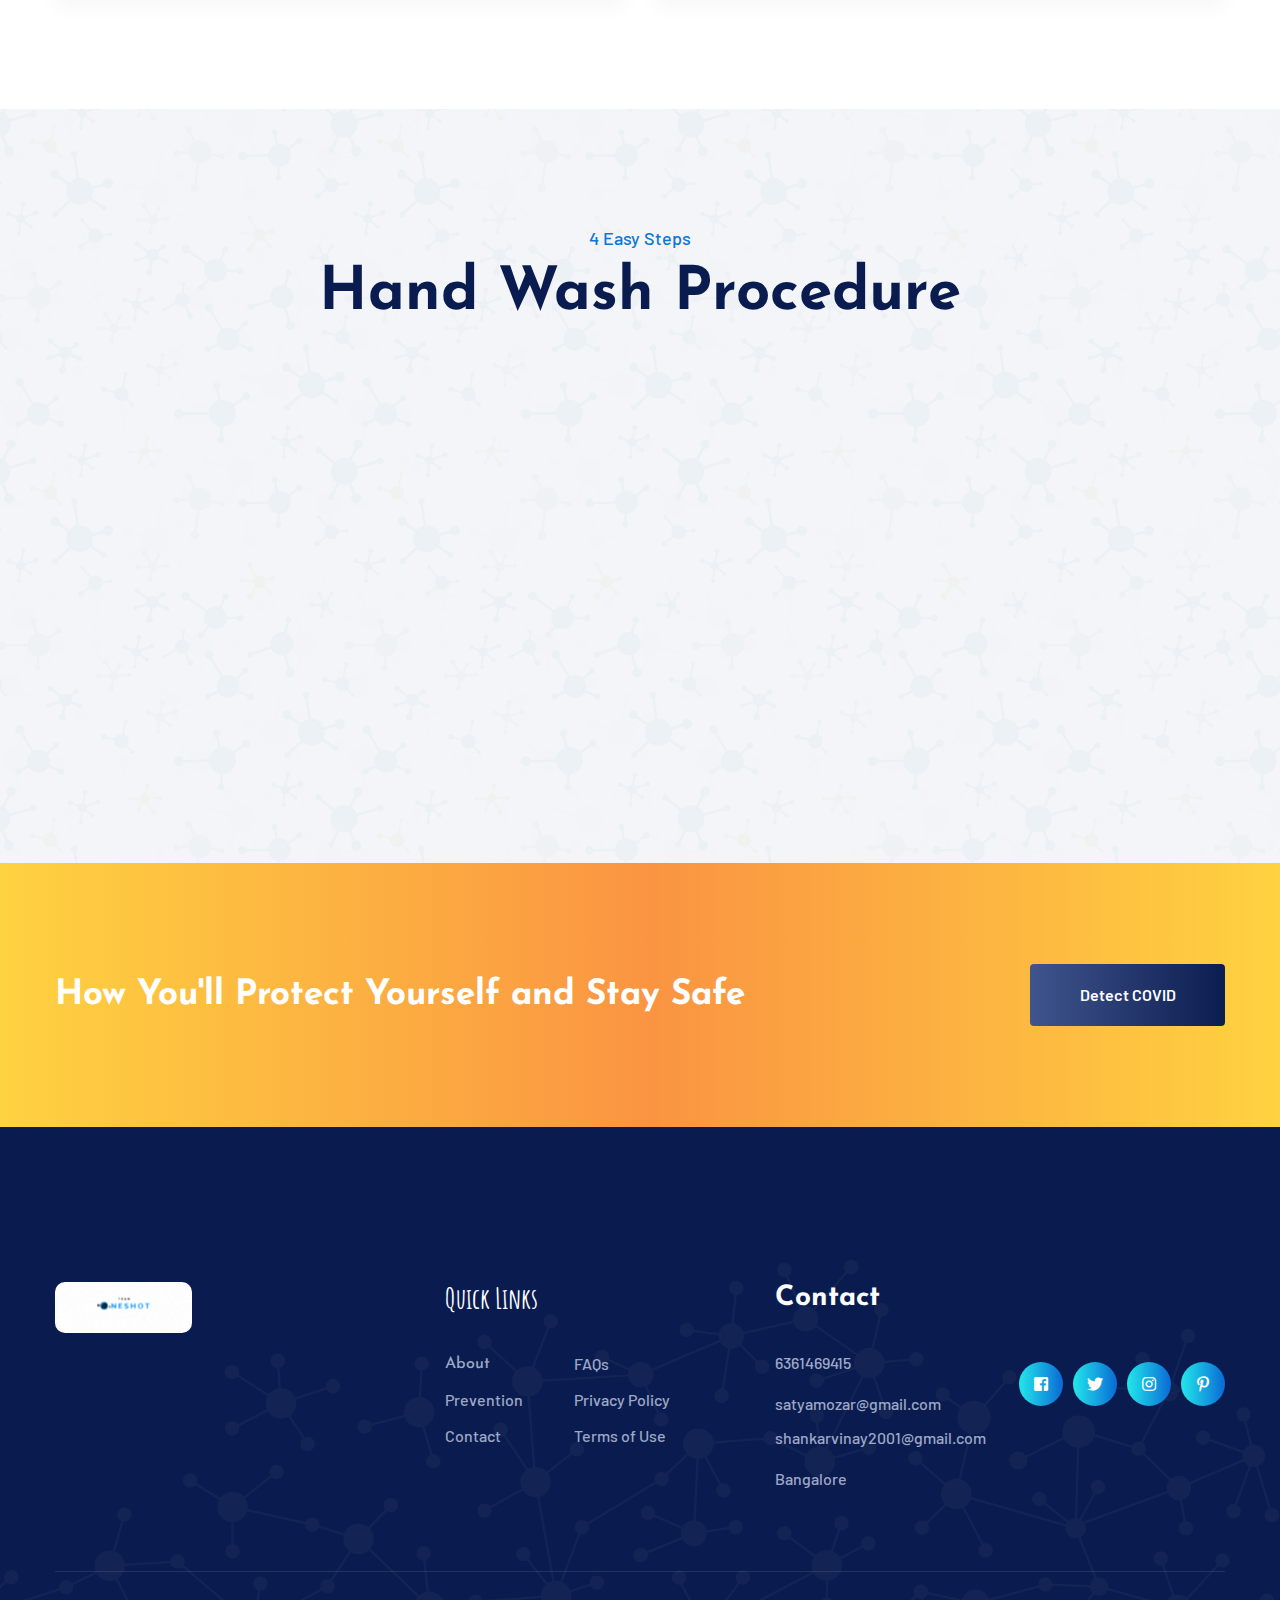
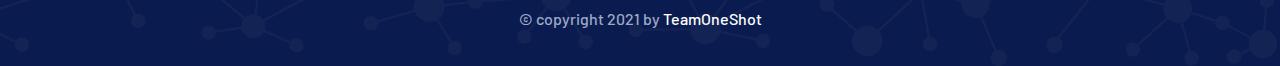
<file: flask_app/prevention.html>
<!DOCTYPE html>
<html lang="en">

<head>
  <meta charset="UTF-8">
  <meta name="viewport" content="width=device-width, initial-scale=1.0">
  <meta http-equiv="X-UA-Compatible" content="ie=edge">
  <title>Prevention | COVID-19 Detector</title>
  <link rel="apple-touch-icon" sizes="180x180" href="assets/images/favicons/apple-touch-icon.png">
  <link rel="icon" type="image/png" sizes="32x32" href="assets/images/favicons/favicon-32x32.png">
  <link rel="icon" type="image/png" sizes="16x16" href="assets/images/favicons/favicon-16x16.png">
  <link rel="manifest" href="assets/images/favicons/site.webmanifest">

  <!-- plugin scripts -->

  <link href="https://fonts.googleapis.com/css?family=Amatic+SC:400,700%7CBarlow:300,400,500,600,700,800,900%7CPT+Sans:400,700&display=swap" rel="stylesheet">


  <link rel="stylesheet" href="assets/css/animate.min.css">
  <link rel="stylesheet" href="assets/css/bootstrap.min.css">
  <link rel="stylesheet" href="assets/css/owl.carousel.min.css">
  <link rel="stylesheet" href="assets/css/owl.theme.default.min.css">
  <link rel="stylesheet" href="assets/css/magnific-popup.css">
  <link rel="stylesheet" href="assets/css/fontawesome-all.min.css">
  <link rel="stylesheet" href="assets/css/bootstrap-select.min.css">
  <link rel="stylesheet" href="assets/css/jquery.mCustomScrollbar.min.css">
  <link rel="stylesheet" href="assets/css/bootstrap-datepicker.min.css">
  <link rel="stylesheet" href="assets/css/vimns-icons.css">



  <!-- template styles -->
  <link rel="stylesheet" href="assets/css/main.css">
  <link rel="stylesheet" href="assets/css/responsive.css">
  <link rel="stylesheet" href="assets/css/impp.css">
  <!--font styles -->
  <link rel="preconnect" href="https://fonts.gstatic.com">
  <link href="https://fonts.googleapis.com/css2?family=Josefin+Sans:wght@600&display=swap" rel="stylesheet">







</head>

<body>
  <div class="preloader">
    <img src="assets/images/despacito/loading1.gif" class="preloader__image" alt="">
  </div><!-- /.preloader -->
  <div class="page-wrapper">
    <header class="site-header-one">
      <nav class="main-nav__one stricky">
        <div class="container-fluid" id="a1">
          <div class="main-nav__logo-box">
            <a href="index.html">
              <img width="300" src="assets/images/despacito/oneshot.gif" alt="" height="90px">
            </a>
            <a href="#" class="side-menu__toggler"><i class="fa fa-bars"></i></a>
          </div><!-- /.main-nav__logo-box -->
          <div class="main-nav__main-navigation">
            <ul class=" main-nav__navigation-box">
              <li class="dropdown">
                <a href="index.html">Home</a>

              </li>
              <li>
                <a href="about.html">About</a>
              </li>
              <li>
                <a href="prevention.html">Guide</a>
              </li>
              <li>
                <a href="faqs.html">FAQs</a>
              </li>

              <li class="dropdown">
                <a href="https:www.cowin.gov.in">CoWIN</a>
              </li>
              <li>
                <a href="contact.html">Contact</a>
              </li>
            </ul>
          </div><!-- /.main-nav__main-navigation -->
          <div class="main-nav__cta">
            <div class="main-nav__cta-icon">
              <i class="vimns-icon-phone"></i>
            </div><!-- /.main-nav__cta-icon -->
            <div class="main-nav__cta-content">
              <h3><a href="tel:6361469415">6361469415</a></h3>
              <p>Helpline</p>
            </div><!-- /.main-nav__cta-content -->
          </div><!-- /.main-nav__cta -->
          <div class="main-nav__right">
            <a href="upload.html" class="main-nav__btn">Detect COVID</a><!-- /.main-nav__btn -->
          </div><!-- /.main-nav__right -->
        </div><!-- /.container-fluid -->
      </nav><!-- /.main-nav__one -->

    </header><!-- /.site-header-one -->


    <section class="page-header" id="p1" >
      <div class="container" >
        <h2 style="font-family: 'Josefin Sans', sans-serif !important; font-size:50px" >Do's And Don'ts</h2>
        <ul class="thm-breadcrumb list-unstyled">
          <li><a href="#">Home</a></li>
          <li><span>Preventions</span></li>
        </ul><!-- /.thm-breadcrumb -->
      </div><!-- /.container -->
    </section><!-- /.page-header -->
    <br>
    <br><br><br><br><br><br><br><br>
    <section class="prevention-one prevention-one__home-1 ">
      <div class="container">
        <div class="row">
          <div class="col-lg-6">
            <div class="prevention-one__box">
              <div class="prevention-one__box-top">
                <h3 style="font-family: 'Josefin Sans', sans-serif !important;">Things You Should Do</h3>
              </div><!-- /.prevention-one__box-top -->
              <div class="prevention-one__box-bottom">
                <div class="prevention-one__single">
                  <div class="prevention-one__icon">
                    <div class="prevention-one__icon-inner">
                      <img src="assets/images/shapes/should-do-i-1-1.png" alt="">
                    </div><!-- /.prevention-one__icon-inner -->
                  </div><!-- /.prevention-one__icon -->
                  <div class="prevention-one__content">
                    <h3  style="font-family: 'Josefin Sans', sans-serif !important;">Wash Your Hands 20 Seconds </h3>

                  </div><!-- /.prevention-one__content -->
                </div><!-- /.prevention-one__single -->

                <div class="prevention-one__single">
                  <div class="prevention-one__icon">
                    <div class="prevention-one__icon-inner">
                      <img src="assets/images/shapes/should-do-i-1-2.png" alt="">
                    </div><!-- /.prevention-one__icon-inner -->
                  </div><!-- /.prevention-one__icon -->
                  <div class="prevention-one__content">
                    <h3  style="font-family: 'Josefin Sans', sans-serif !important;">Wear Mask Everytime  </h3>

                  </div><!-- /.prevention-one__content -->
                </div><!-- /.prevention-one__single -->

                <div class="prevention-one__single">
                  <div class="prevention-one__icon">
                    <div class="prevention-one__icon-inner">
                      <img src="assets/images/shapes/should-do-i-1-3.png" alt="">
                    </div><!-- /.prevention-one__icon-inner -->
                  </div><!-- /.prevention-one__icon -->
                  <div class="prevention-one__content">
                    <h3  style="font-family: 'Josefin Sans', sans-serif !important;">Maintain Social Distancing</h3>

                  </div><!-- /.prevention-one__content -->
                </div><!-- /.prevention-one__single -->
                <div class="prevention-one__single">
                  <div class="prevention-one__icon">
                    <div class="prevention-one__icon-inner">
                      <img src="assets/images/shapes/should-do-i-1-4.png" alt="">
                    </div><!-- /.prevention-one__icon-inner -->
                  </div><!-- /.prevention-one__icon -->
                  <div class="prevention-one__content">
                    <h3  style="font-family: 'Josefin Sans', sans-serif !important;">Get Tested If Symptoms Found </h3>

                  </div><!-- /.prevention-one__content -->
                </div><!-- /.prevention-one__single -->
              </div><!-- /.prevention-one__box-bottom -->
            </div><!-- /.prevention-one__box -->
          </div><!-- /.col-lg-6 -->
          <div class="col-lg-6">
            <div class="prevention-one__box">
              <div class="prevention-one__box-top">
                <h3 style="font-family: 'Josefin Sans', sans-serif !important;">Things You Shouldn't Do</h3>
              </div><!-- /.prevention-one__box-top -->
              <div class="prevention-one__box-bottom">
                <div class="prevention-one__single">
                  <div class="prevention-one__icon">
                    <div class="prevention-one__icon-inner">
                      <img src="assets/images/shapes/should-no-i-1-1.png" alt="">
                    </div><!-- /.prevention-one__icon-inner -->
                  </div><!-- /.prevention-one__icon -->
                  <div class="prevention-one__content">
                    <h3 style="font-family: 'Josefin Sans', sans-serif !important;">Spreading Myths </h3>

                  </div><!-- /.prevention-one__content -->
                </div><!-- /.prevention-one__single -->

                <div class="prevention-one__single">
                  <div class="prevention-one__icon">
                    <div class="prevention-one__icon-inner">
                      <img src="assets/images/shapes/should-no-i-1-2.png" alt="">
                    </div><!-- /.prevention-one__icon-inner -->
                  </div><!-- /.prevention-one__icon -->
                  <div class="prevention-one__content">
                    <h3 style="font-family: 'Josefin Sans', sans-serif !important;">Not Wearing  Mask </h3>

                  </div><!-- /.prevention-one__content -->
                </div><!-- /.prevention-one__single -->

                <div class="prevention-one__single">
                  <div class="prevention-one__icon">
                    <div class="prevention-one__icon-inner">
                      <img src="assets/images/shapes/should-no-i-1-3.png" alt="">
                    </div><!-- /.prevention-one__icon-inner -->
                  </div><!-- /.prevention-one__icon -->
                  <div class="prevention-one__content">
                    <h3 style="font-family: 'Josefin Sans', sans-serif !important;"> Violating Social Distancing</h3>

                  </div><!-- /.prevention-one__content -->
                </div><!-- /.prevention-one__single -->
                <div class="prevention-one__single">
                  <div class="prevention-one__icon">
                    <div class="prevention-one__icon-inner">
                      <img src="assets/images/shapes/should-no-i-1-4.png" alt="">
                    </div><!-- /.prevention-one__icon-inner -->
                  </div><!-- /.prevention-one__icon -->
                  <div class="prevention-one__content">
                    <h3 style="font-family: 'Josefin Sans', sans-serif !important;">Touching Public Properties</h3>

                  </div><!-- /.prevention-one__content -->
                </div><!-- /.prevention-one__single -->
              </div><!-- /.prevention-one__box-bottom -->
            </div><!-- /.prevention-one__box -->
          </div><!-- /.col-lg-6 -->
        </div><!-- /.row -->
      </div><!-- /.container -->
    </section><!-- /.prevention-one -->

    <section class="hand-wash-one">
      <div class="container">
        <div class="block-title text-center">
          <p>4 Easy Steps </p>
          <h3 style="font-family: 'Josefin Sans', sans-serif !important;">Hand Wash Procedure</h3>
        </div><!-- /.block-title text-center -->
        <div class="row">
          <div class="col-lg-3 col-md-6 wow fadeInUp" data-wow-duration="1500ms" data-wow-delay="000ms">
            <div class="hand-wash-one__single">
              <div class="hand-wash-one__image">
                <img src="assets/images/shapes/hw-i-1-1.png" alt="">
              </div><!-- /.hand-wash-one__image -->
              <h3>Use Soap</h3>
            </div><!-- /.hand-wash-one__single -->
          </div><!-- /.col-lg-3 col-md-6 wow fadeInUp -->
          <div class="col-lg-3 col-md-6 wow fadeInUp" data-wow-duration="1500ms" data-wow-delay="100ms">
            <div class="hand-wash-one__single">
              <div class="hand-wash-one__image">
                <img src="assets/images/shapes/hw-i-1-2.png" alt="">
              </div><!-- /.hand-wash-one__image -->
              <h3>Palm to Palm</h3>
            </div><!-- /.hand-wash-one__single -->
          </div><!-- /.col-lg-3 col-md-6 wow fadeInUp -->
          <div class="col-lg-3 col-md-6 wow fadeInUp" data-wow-duration="1500ms" data-wow-delay="200ms">
            <div class="hand-wash-one__single">
              <div class="hand-wash-one__image">
                <img src="assets/images/shapes/hw-i-1-3.png" alt="">
              </div><!-- /.hand-wash-one__image -->
              <h3>Fingers Interlaced</h3>
            </div><!-- /.hand-wash-one__single -->
          </div><!-- /.col-lg-3 col-md-6 wow fadeInUp -->
          <div class="col-lg-3 col-md-6 wow fadeInUp" data-wow-duration="1500ms" data-wow-delay="300ms">
            <div class="hand-wash-one__single">
              <div class="hand-wash-one__image">
                <img src="assets/images/shapes/hw-i-1-4.png" alt="">
              </div><!-- /.hand-wash-one__image -->
              <h3>Rinse Hands</h3>
            </div><!-- /.hand-wash-one__single -->
          </div><!-- /.col-lg-3 col-md-6 wow fadeInUp -->
        </div><!-- /.row -->
      </div><!-- /.container -->
    </section><!-- /.hand-wash-one -->


    <section class="cta-one">
      <div class="container">
        <div class="cta-one__left">
          <h3 style="font-family: 'Josefin Sans', sans-serif !important; font-size:35px">How You'll Protect Yourself and Stay Safe</h3>
        </div><!-- /.cta-one__left -->
        <div class="cta-one__right">
          <a href="upload.html" class="thm-btn cta-one__btn">Detect COVID</a><!-- /.thm-btn cta-one__btn -->
        </div><!-- /.cta-one__right -->
      </div><!-- /.container -->
    </section><!-- /.cta-one -->


    <footer class="site-footer-one site-footer-one__home-one">

      <div class="site-footer-one__upper">
        <div class="container">
          <div class="row">
            <div class="col-lg-4">
              <div class="footer-widget footer-widget__about">
                <a href="index.html" class="footer-widget__logo">
                  <img width="137" src="assets/images/despacito/team.gif" style="border-radius:10px" alt="">
                </a>
                <p></p>
              </div><!-- /.footer-widget footer-widget__about -->
            </div><!-- /.col-lg-4 -->
            <div class="col-lg-3">
              <div class="footer-widget footer-widget__links">
                <h3 class="footer-widget__title">Quick Links</h3><!-- /.footer-widget__title -->
                <div class="footer-widget__links-wrap">
                  <ul class="list-unstyled footer-widget__links-list">
                    <li><a href="about.html" style="font-family: 'Josefin Sans', sans-serif !important;">About</a></li>

                    <li><a href="prevention.html">Prevention</a></li>
                    <li><a href="contact.html">Contact</a></li>
                  </ul><!-- /.list-unstyled -->
                  <ul class="list-unstyled footer-widget__links-list">
                    <li><a href="faqs.html">FAQs</a></li>
                    <li><a href="upload.html#u4">Privacy Policy</a></li>
                    <li><a href="upload.html#u4">Terms of Use</a></li>
                  </ul><!-- /.list-unstyled -->
                </div><!-- /.footer-widget__links-wrap -->

              </div><!-- /.footer-widget footer-widget__about -->
            </div><!-- /.col-lg-3 -->
            <div class="col-lg-3">
              <div class="footer-widget footer-widget__contact">
                <h3 class="footer-widget__title" style="font-family: 'Josefin Sans', sans-serif !important;">Contact</h3><!-- /.footer-widget__title -->
                <p><a href="tel:6361469415">6361469415</a></p>
                <p><a href="SatyamOzaR@github.com">satyamozar@gmail.com <br />shankarvinay2001@gmail.com</a> </p>
                <p>Bangalore</p>
              </div><!-- /.footer-widget footer-widget__contact -->
            </div><!-- /.col-lg-3 -->
            <div class="col-lg-2 d-flex">
              <div class="footer-widget my-auto">
                <div class="footer-widget__social">
                  <a href="#" class="fab fa-facebook-square" href="https://www.facebook.com/"></a>
                  <a href="#" class="fab fa-twitter" href="https://www.twitter.com/"></a>
                  <a href="#" class="fab fa-instagram" href="https://www.instagram.com/"></a>
                  <a href="#" class="fab fa-pinterest-p" href="https://www.pinterest.com/"></a>
                </div><!-- /.footer-widget__social -->
              </div><!-- /.footer-widget -->
            </div><!-- /.col-lg-2 -->
          </div><!-- /.row -->
        </div><!-- /.container -->
      </div><!-- /.site-footer-one__upper -->
      <div class="site-footer-one__bottom">
        <div class="container">
          <p>© copyright 2021 by <a href="#">TeamOneShot</a></p>
        </div><!-- /.container -->
      </div><!-- /.site-footer-one__bottom -->
    </footer><!-- /.site-footer-one -->
  </div><!-- /.page-wrapper -->


  <a href="#" data-target="html" class="scroll-to-target scroll-to-top"><i class="fa fa-angle-up"></i></a>


  <div class="side-menu__block">


    <div class="side-menu__block-overlay custom-cursor__overlay">
      <div class="cursor"></div>
      <div class="cursor-follower"></div>
    </div><!-- /.side-menu__block-overlay -->
    <div class="side-menu__block-inner ">
      <div class="side-menu__top justify-content-end">

        <a href="#" class="side-menu__toggler side-menu__close-btn"><img src="assets/images/shapes/close-1-1.png" alt=""></a>
      </div><!-- /.side-menu__top -->


      <nav class="mobile-nav__container">
        <!-- content is loading via js -->
      </nav>
      <div class="side-menu__sep"></div><!-- /.side-menu__sep -->
      <div class="side-menu__content">
        <p></p>
        <p><a href="mailto:satyamozar@gmail.com">TeamOneShot.com</a></p>
        <div class="side-menu__social">
          <a href="#" class="fab fa-facebook-square" href="https://www.facebook.com/"></a>
          <a href="#" class="fab fa-twitter" href="https://www.twitter.com/"></a>
          <a href="#" class="fab fa-instagram" href="https://www.instagram.com/"></a>
          <a href="#" class="fab fa-pinterest-p" href="https://www.pinterest.com/"></a>
        </div>
      </div><!-- /.side-menu__content -->
    </div><!-- /.side-menu__block-inner -->
  </div><!-- /.side-menu__block -->



  <script src="assets/js/jquery.min.js"></script>
  <script src="assets/js/bootstrap.bundle.min.js"></script>
  <script src="assets/js/owl.carousel.min.js"></script>
  <script src="assets/js/waypoints.min.js"></script>
  <script src="assets/js/jquery.counterup.min.js"></script>
  <script src="assets/js/TweenMax.min.js"></script>
  <script src="assets/js/wow.js"></script>
  <script src="assets/js/jquery.magnific-popup.min.js"></script>
  <script src="assets/js/jquery.ajaxchimp.min.js"></script>
  <script src="assets/js/jquery.validate.min.js"></script>
  <script src="assets/js/bootstrap-select.min.js"></script>
  <script src="assets/js/jquery.mCustomScrollbar.concat.min.js"></script>
  <script src="assets/js/bootstrap-datepicker.min.js"></script>
  <script src="assets/js/isotope.js"></script>

  <!-- template scripts -->
  <script src="assets/js/theme.js"></script>
  <script src="assets/js/testimonials-owl.carousel.config.js"></script>
</body>

</html>
</file>
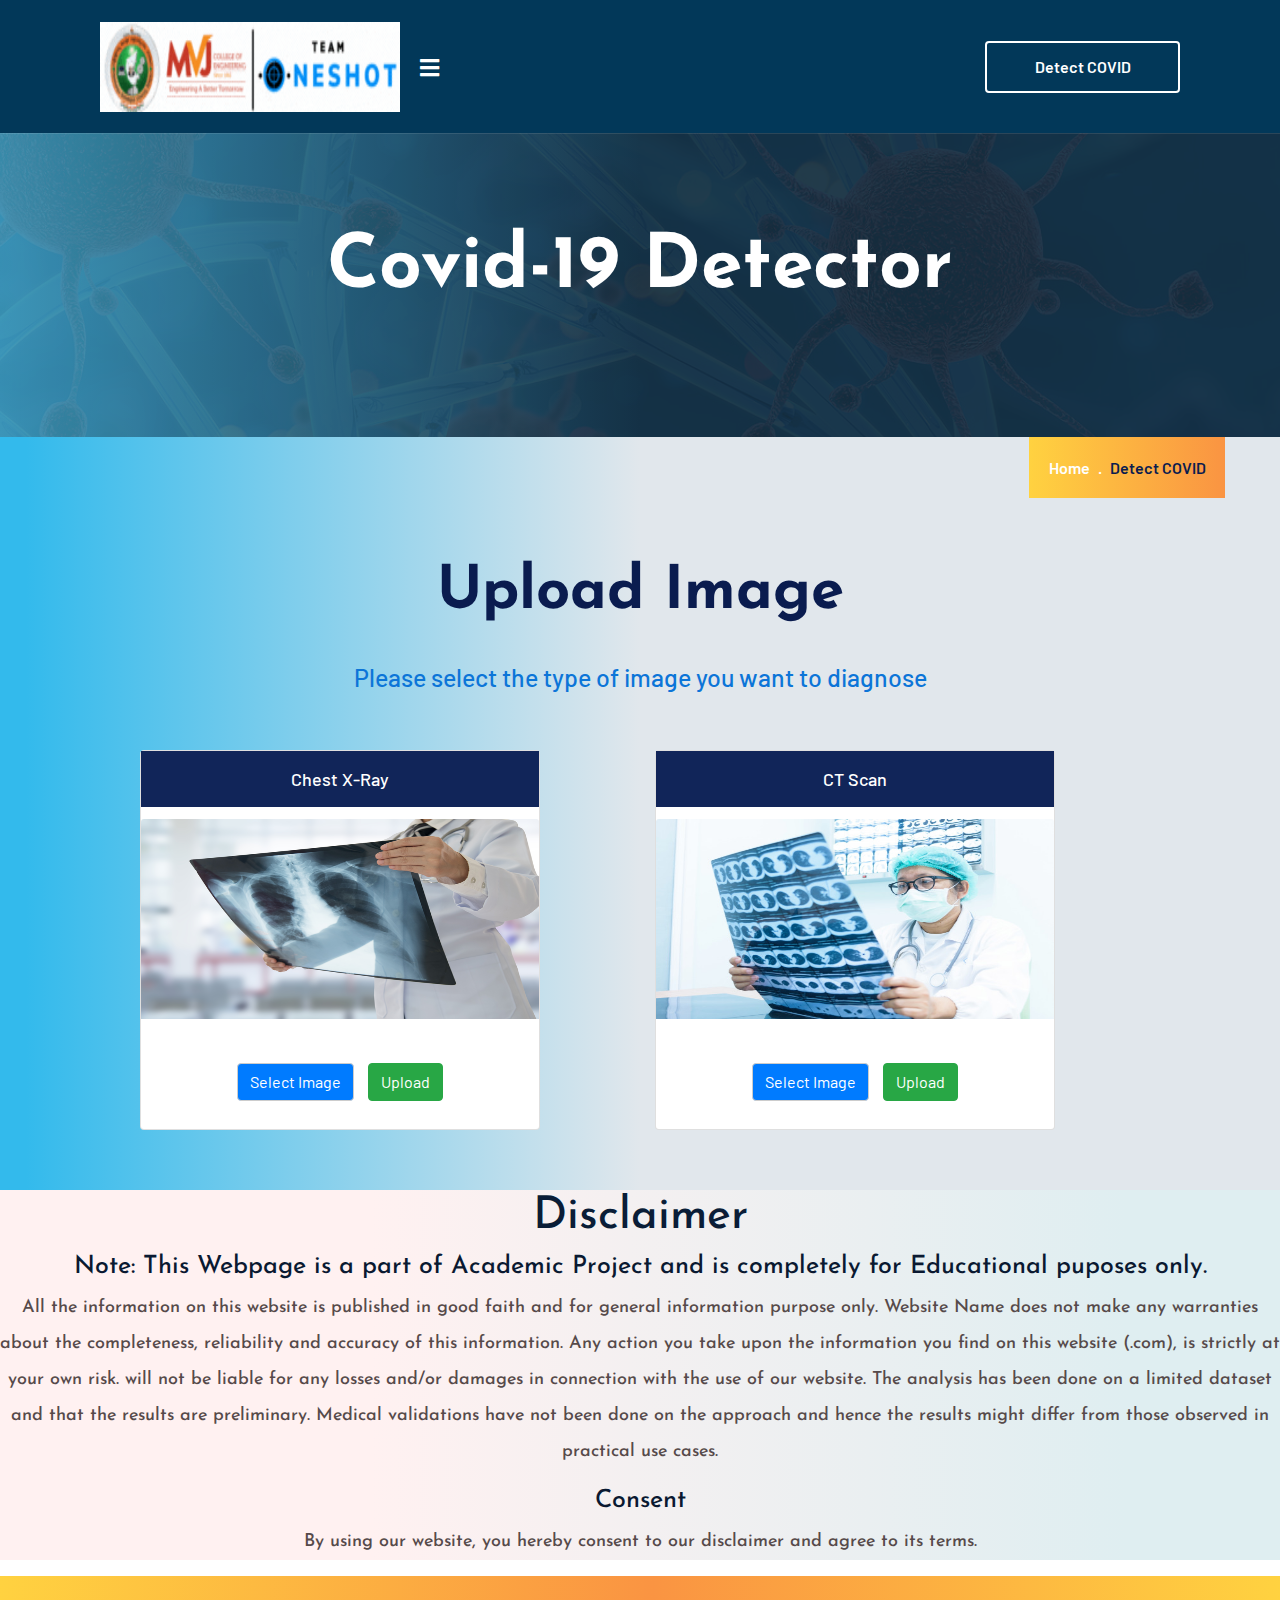
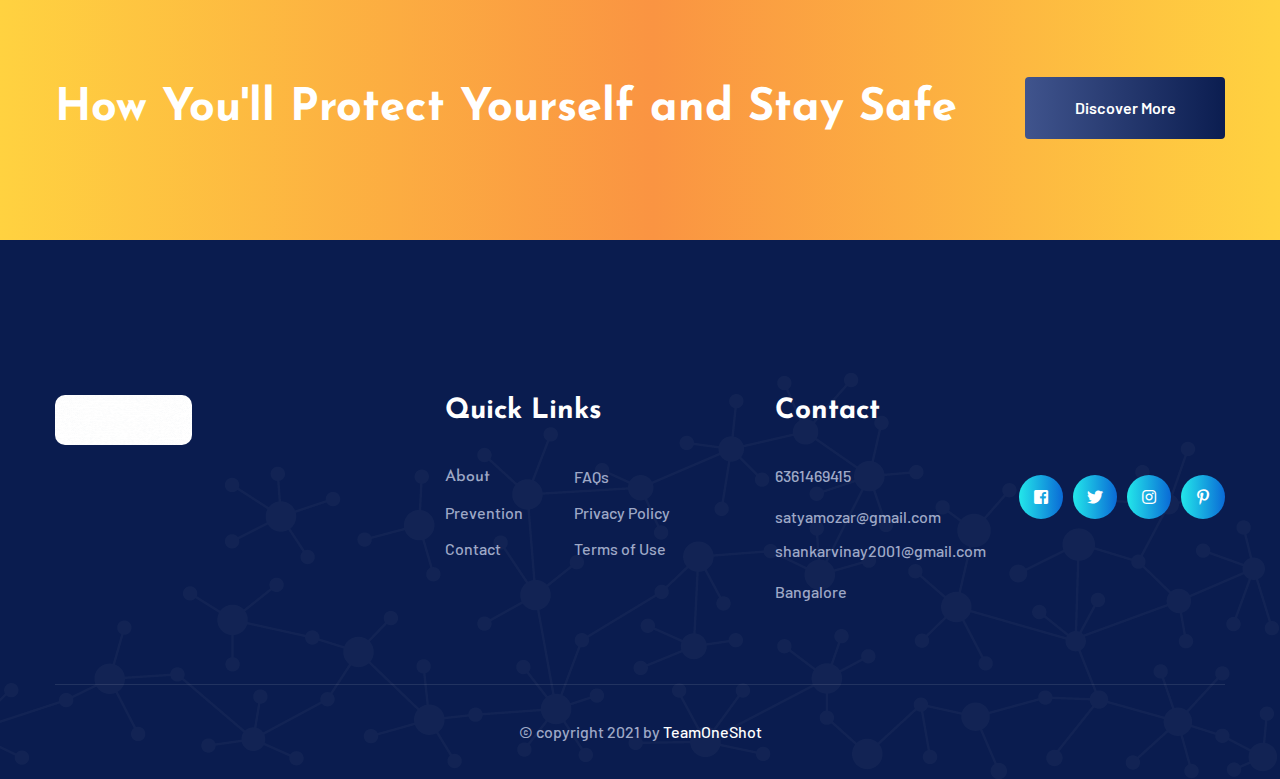
<file: flask_app/upload.html>
<!DOCTYPE html>
<html lang="en">

<head>
  <meta charset="UTF-8">
  <meta name="viewport" content="width=device-width, initial-scale=1.0">
  <meta http-equiv="X-UA-Compatible" content="ie=edge">

  <title>COVID-19 Detector</title>
  <link rel="apple-touch-icon" sizes="180x180" href="assets/images/favicons/apple-touch-icon.png">
  <link rel="icon" type="image/png" sizes="32x32" href="assets/images/favicons/favicon-32x32.png">
  <link rel="icon" type="image/png" sizes="16x16" href="assets/images/favicons/favicon-16x16.png">
  <link rel="manifest" href="assets/images/favicons/site.webmanifest">

  <!-- plugin scripts -->

  <link href="https://fonts.googleapis.com/css?family=Amatic+SC:400,700%7CBarlow:300,400,500,600,700,800,900%7CPT+Sans:400,700&display=swap" rel="stylesheet">


  <link rel="stylesheet" href="assets/css/animate.min.css">
  <link rel="stylesheet" href="assets/css/bootstrap.min.css">
  <link rel="stylesheet" href="assets/css/owl.carousel.min.css">
  <link rel="stylesheet" href="assets/css/owl.theme.default.min.css">
  <link rel="stylesheet" href="assets/css/magnific-popup.css">
  <link rel="stylesheet" href="assets/css/fontawesome-all.min.css">
  <link rel="stylesheet" href="assets/css/bootstrap-select.min.css">
  <link rel="stylesheet" href="assets/css/jquery.mCustomScrollbar.min.css">
  <link rel="stylesheet" href="assets/css/bootstrap-datepicker.min.css">
  <link rel="stylesheet" href="assets/css/vimns-icons.css">



  <!-- template styles -->
  <link rel="stylesheet" href="assets/css/main.css">
  <link rel="stylesheet" href="assets/css/responsive.css">
  <link rel="stylesheet" href="assets/css/impp.css">
  <!--font styles -->
  <link rel="preconnect" href="https://fonts.gstatic.com">
  <link href="https://fonts.googleapis.com/css2?family=Josefin+Sans:wght@600&display=swap" rel="stylesheet">

  <style type="text/css">
    input[type="file"] {
      display: none;
    }

    .custom-file-upload {
      border: 1px solid #ccc;
      display: inline-block;
      cursor: pointer;
    }
  </style>









</head>

<body>
  <div class="preloader">
    <img src="assets/images/despacito/loading1.gif" class="preloader__image" alt="">
  </div><!-- /.preloader -->
  <div class="page-wrapper">
    <header class="site-header-one">
      <nav class="main-nav__one stricky">
        <div class="container-fluid" id="a1">
          <div class="main-nav__logo-box">
            <a href="index.html">
              <img width="300px" src="assets/images/despacito/oneshot.gif" alt="" height="90px">
            </a>
            <a href="#" class="side-menu__toggler"><i class="fa fa-bars"></i></a>
          </div><!-- /.main-nav__logo-box -->
          <div class="main-nav__main-navigation">
            <ul class=" main-nav__navigation-box">
              <li class="dropdown">
                <a href="index.html">Home</a>

              </li>
              <li>
                <a href="about.html">About</a>
              </li>
              <li>
                <a href="prevention.html">Guide</a>
              </li>
              <li>
                <a href="faqs.html">FAQs</a>
              </li>

              <li class="dropdown">
                <a href="https:www.cowin.gov.in">  CoWIN</a>
              </li>
              <li>
                <a href="contact.html">Contact</a>
              </li>
            </ul>
          </div><!-- /.main-nav__main-navigation -->
          <div class="main-nav__cta">
            <div class="main-nav__cta-icon">
              <i class="vimns-icon-phone"></i>
            </div><!-- /.main-nav__cta-icon -->
            <div class="main-nav__cta-content">
              <h3><a href="tel:6361469415">6361469415</a></h3>
              <p>Helpline</p>
            </div><!-- /.main-nav__cta-content -->
          </div><!-- /.main-nav__cta -->
          <div class="main-nav__right">
            <a href="upload.html" class="main-nav__btn">Detect COVID</a><!-- /.main-nav__btn -->
          </div><!-- /.main-nav__right -->
        </div><!-- /.container-fluid -->
      </nav><!-- /.main-nav__one -->

    </header><!-- /.site-header-one -->


    <section class="page-header" id="u1">
      <div class="container">
        <h2 style="font-family: 'Josefin Sans', sans-serif !important;">Covid-19 Detector</h2>
        <ul class="thm-breadcrumb list-unstyled">
          <li><a href="#">Home</a></li>
          <li><span>Detect COVID</span></li>
        </ul><!-- /.thm-breadcrumb -->
      </div><!-- /.container -->
    </section><!-- /.page-header -->

    <section class="prevention-one prevention-one__prevention-page" id="u2">
      <div class="container">
        <div class="block-title text-center">
          <h3 style="font-family: 'Josefin Sans', sans-serif !important;">Upload Image </h3>
          <br>
          <p style="font-size: 25px;">Please select the type of image you want to diagnose</p>
        </div><!-- /.block-title text-center -->


        <div class="row">
          <div class="col-lg-6" style="padding-left: 100px;">
            <div class="card" style="width: 25rem;">
              <p class="card-title" style="text-align: center; padding-top: 10px;padding-bottom: 10px;color:white; background-color:#112559;">Chest X-Ray</p>
              <img class="card-img-top" src="assets/images/x-ray.png" height="200px" alt="Card image cap">
              <div class="card-body">

                <p class="card-text"></p>

                <div class="text-center">
                  <form action="/uploaded_chest" method="post" enctype="multipart/form-data">
                    <label for="file-upload_1" id="label_1" class="custom-file-upload btn btn-primary" style="margin-top: 8px; margin-right: 10px;">
                      Select Image
                    </label>
                    <input type="file" name="file" id="file-upload_1" onchange="showname()" />
                    <input type="submit" value="Upload" class="btn btn-success">
                  </form>
                </div>

              </div>
            </div>

          </div><!-- /.col-lg-6 -->
          <div class="col-lg-6">
            <div class="card" style="width: 25rem;">
              <p class="card-title" style="text-align: center; padding-top: 10px;padding-bottom: 10px;color:white; background-color:#112559;">CT Scan</p>
              <img class="card-img-top" src="assets/images/ct-scan.png" height="200px" alt="Card image cap">
              <div class="card-body">

                <p class="card-text"></p>


                <div class="text-center">
                  <form action="/uploaded_ct" method="post" enctype="multipart/form-data">
                    <label for="file-upload_2" id="label_2" class="custom-file-upload btn btn-primary" style="margin-top: 8px; margin-right: 10px;">
                      Select Image
                    </label>
                    <input type="file" name="file" id="file-upload_2" onchange="showname_2()" />
                    <input type="submit" value="Upload" class="btn btn-success">
                  </form>
                </div>

              </div>
            </div>
          </div><!-- /.col-lg-6 -->
        </div><!-- /.row -->
      </div><!-- /.container -->
    </section><!-- /.prevention-one -->

    <section id="u4" class="u5">
      <h1 style="font-family: 'Josefin Sans', sans-serif !important;font-size:45px;text-align:center;color:#0A1D37">Disclaimer</h1>
      <h2  style="font-family: 'Josefin Sans', sans-serif !important;font-size:25px;text-align:center;color:#0A1931">Note: This Webpage is a part of Academic Project and is completely for Educational puposes only.</h2>
      <p style="font-family: 'Josefin Sans', sans-serif !important;font-size:18px;text-align:center;color:#564A4A">All the information on this website is published in good faith and for general information purpose only. Website Name does not make any warranties about the completeness, reliability and accuracy of this information. Any action you take upon the information you find on this website (.com), is strictly at your own risk. will not be liable for any losses and/or damages in connection with the use of our website.

The analysis has been done on a limited dataset and that the results are preliminary. Medical validations have not been done on the approach and hence the results might differ from those observed in practical use cases.
</p> <h1 style="font-family: 'Josefin Sans', sans-serif !important;font-size:25px;text-align:center;color:#0A1931">Consent</h1>
<p style="font-family: 'Josefin Sans', sans-serif !important;font-size:18px;text-align:center;color:#564A4A">By using our website, you hereby consent to our disclaimer and agree to its terms.</p>
    </section><!-- /.hand-wash-one -->


    <section class="cta-one">
      <div class="container">
        <div class="cta-one__left">
          <h3 style="font-family: 'Josefin Sans', sans-serif !important;font-size:45px">How You'll Protect Yourself and Stay Safe</h3>
        </div><!-- /.cta-one__left -->
        <div class="cta-one__right">
          <a href="https:www.icmr.gov.in" class="thm-btn cta-one__btn">Discover More</a><!-- /.thm-btn cta-one__btn -->
        </div><!-- /.cta-one__right -->
      </div><!-- /.container -->
    </section><!-- /.cta-one -->


    <footer class="site-footer-one site-footer-one__home-one">

      <div class="site-footer-one__upper">
        <div class="container">
          <div class="row">
            <div class="col-lg-4">
              <div class="footer-widget footer-widget__about">
                <a href="index.html" class="footer-widget__logo">
                  <img width="137" src="assets/images/despacito/team.gif" alt=""style="border-radius:10px">
                </a>
                <p></p>
              </div><!-- /.footer-widget footer-widget__about -->
            </div><!-- /.col-lg-4 -->
            <div class="col-lg-3">
              <div class="footer-widget footer-widget__links">
                <h3 class="footer-widget__title" style="font-family: 'Josefin Sans', sans-serif !important;">Quick Links</h3><!-- /.footer-widget__title -->
                <div class="footer-widget__links-wrap">
                  <ul class="list-unstyled footer-widget__links-list">
                    <li><a href="about.html"style="font-family: 'Josefin Sans', sans-serif !important;">About</a></li>

                    <li><a href="prevention.html">Prevention</a></li>
                    <li><a href="contact.html">Contact</a></li>
                  </ul><!-- /.list-unstyled -->
                  <ul class="list-unstyled footer-widget__links-list">
                    <li><a href="faqs.html">FAQs</a></li>
                    <li><a href="about.html">Privacy Policy</a></li>
                    <li><a href="about.html">Terms of Use</a></li>
                  </ul><!-- /.list-unstyled -->
                </div><!-- /.footer-widget__links-wrap -->

              </div><!-- /.footer-widget footer-widget__about -->
            </div><!-- /.col-lg-3 -->
            <div class="col-lg-3">
              <div class="footer-widget footer-widget__contact">
                <h3 class="footer-widget__title" style="font-family: 'Josefin Sans', sans-serif !important;">Contact</h3><!-- /.footer-widget__title -->
                <p><a href="tel:6361469415">6361469415</a></p>
                <p><a href="satyamozar@gmail.com.com">satyamozar@gmail.com<br>shankarvinay2001@gmail.com</a> </p>
                <p>Bangalore</p>
              </div><!-- /.footer-widget footer-widget__contact -->
            </div><!-- /.col-lg-3 -->
            <div class="col-lg-2 d-flex">
              <div class="footer-widget my-auto">
                <div class="footer-widget__social">
                  <a href="#" class="fab fa-facebook-square" href="https://www.facebook.com/"></a>
                  <a href="#" class="fab fa-twitter" href="https://www.twitter.com/"></a>
                  <a href="#" class="fab fa-instagram" href="https://www.instagram.com/"></a>
                  <a href="#" class="fab fa-pinterest-p" href="https://www.pinterest.com/"></a>
                </div><!-- /.footer-widget__social -->
              </div><!-- /.footer-widget -->
            </div><!-- /.col-lg-2 -->
          </div><!-- /.row -->
        </div><!-- /.container -->
      </div><!-- /.site-footer-one__upper -->
      <div class="site-footer-one__bottom">
        <div class="container">
          <p>© copyright 2021 by <a href="#">TeamOneShot</a></p>
        </div><!-- /.container -->
      </div><!-- /.site-footer-one__bottom -->
    </footer><!-- /.site-footer-one -->
  </div><!-- /.page-wrapper -->


  <a href="#" data-target="html" class="scroll-to-target scroll-to-top"><i class="fa fa-angle-up"></i></a>


  <div class="side-menu__block">


    <div class="side-menu__block-overlay custom-cursor__overlay">
      <div class="cursor"></div>
      <div class="cursor-follower"></div>
    </div><!-- /.side-menu__block-overlay -->
    <div class="side-menu__block-inner ">
      <div class="side-menu__top justify-content-end">

        <a href="#" class="side-menu__toggler side-menu__close-btn"><img src="assets/images/shapes/close-1-1.png" alt=""></a>
      </div><!-- /.side-menu__top -->


      <nav class="mobile-nav__container">
        <!-- content is loading via js -->
      </nav>
      <div class="side-menu__sep"></div><!-- /.side-menu__sep -->
      <div class="side-menu__content">
        <p></p>
        <p><a href="mailto:satyamozar@gmail.com">satyamozar@gmail.com.com</a></p>
        <div class="side-menu__social">
          <a href="#" class="fab fa-facebook-square" href="https://www.facebook.com/"></a>
          <a href="#" class="fab fa-twitter" href="https://www.twitter.com/"></a>
          <a href="#" class="fab fa-instagram" href="https://www.instagram.com/"></a>
          <a href="#" class="fab fa-pinterest-p" href="https://www.pinterest.com/"></a>
        </div>
      </div><!-- /.side-menu__content -->
    </div><!-- /.side-menu__block-inner -->
  </div><!-- /.side-menu__block -->


  <script type="text/javascript">
    function showname() {
      var name_1 = document.getElementById('file-upload_1');
      document.getElementById('label_1').innerHTML = name_1.files.item(0).name;
    };

    function showname_2() {
      var name_2 = document.getElementById('file-upload_2');
      document.getElementById('label_2').innerHTML = name_2.files.item(0).name;
    };
  </script>
  <script src="assets/js/jquery.min.js"></script>
  <script src="assets/js/bootstrap.bundle.min.js"></script>
  <script src="assets/js/owl.carousel.min.js"></script>
  <script src="assets/js/waypoints.min.js"></script>
  <script src="assets/js/jquery.counterup.min.js"></script>
  <script src="assets/js/TweenMax.min.js"></script>
  <script src="assets/js/wow.js"></script>
  <script src="assets/js/jquery.magnific-popup.min.js"></script>
  <script src="assets/js/jquery.ajaxchimp.min.js"></script>
  <script src="assets/js/jquery.validate.min.js"></script>
  <script src="assets/js/bootstrap-select.min.js"></script>
  <script src="assets/js/jquery.mCustomScrollbar.concat.min.js"></script>
  <script src="assets/js/bootstrap-datepicker.min.js"></script>
  <script src="assets/js/isotope.js"></script>

  <!-- template scripts -->
  <script src="assets/js/theme.js"></script>
  <script src="assets/js/testimonials-owl.carousel.config.js"></script>
</body>

</html>
</file>
<file: flask_app/assets/css/vimns-icons.css>
@font-face {
  font-family: 'vimns-icons';
  src:  url('../fonts/vimns-icons.eot?wz00rk');
  src:  url('../fonts/vimns-icons.eot?wz00rk#iefix') format('embedded-opentype'),
    url('../fonts/vimns-icons.ttf?wz00rk') format('truetype'),
    url('../fonts/vimns-icons.woff?wz00rk') format('woff'),
    url('../fonts/vimns-icons.svg?wz00rk#vimns-icons') format('svg');
  font-weight: normal;
  font-style: normal;
  font-display: block;
}

[class^="vimns-icon-"], [class*=" vimns-icon-"] {
  /* use !important to prevent issues with browser extensions that change fonts */
  font-family: 'vimns-icons' !important;
  font-style: normal;
  font-weight: normal;
  font-variant: normal;
  text-transform: none;
  line-height: 1;

  /* Better Font Rendering =========== */
  -webkit-font-smoothing: antialiased;
  -moz-osx-font-smoothing: grayscale;
}

.vimns-icon-phone:before {
  content: "\e900";
}
.vimns-icon-alert:before {
  content: "\e901";
}
.vimns-icon-virus:before {
  content: "\e902";
}
.vimns-icon-mask:before {
  content: "\e903";
}
.vimns-icon-tick:before {
  content: "\e904";
}
.vimns-icon-back:before {
  content: "\e905";
}
.vimns-icon-front:before {
  content: "\e909";
}
.vimns-icon-screw:before {
  content: "\e906";
}
.vimns-icon-work:before {
  content: "\e907";
}
.vimns-icon-mail:before {
  content: "\e908";
}
.vimns-icon-infected:before {
  content: "\e90a";
}
.vimns-icon-washing-hands:before {
  content: "\e90b";
}
.vimns-icon-shopping-online:before {
  content: "\e90c";
}
.vimns-icon-network:before {
  content: "\e90d";
}
.vimns-icon-worldwide:before {
  content: "\e90e";
}
.vimns-icon-family:before {
  content: "\e90f";
}
.vimns-icon-grave:before {
  content: "\e910";
}
</file>
<file: flask_app/assets/css/impp.css>
#e1{
  background-color: #fff;
  padding:25px 15px 25px 25px;

}
#e2{
 font-family: 'Josefin Sans', sans-serif !important;
 font-weight: lighter !important;
 position: relative;
 right: 50px !important;
 color: #fff !important;
 font-size: 44px !important;
}
#e3{
  color: #0a1c4f !important;
}
#e4{
  margin: 20px !important;
  background-color: #FBAB7E !important;
background-image: linear-gradient(62deg, #FBAB7E 0%, #F7CE68 100%) !important;
padding: 15px ;
padding-left: 20px;
padding-right: 20px;
}
#e4:hover{
 background-color: #000 !important;
  color: #000 !important;
}
#e7{
  background-color: #023859 !important;

}
#e8{
  background: rgb(242,244,243);
background: radial-gradient(circle, rgba(242,244,243,1) 6%, rgba(194,231,233,1) 83%);
}

#e10{
  font-family: 'Josefin Sans', sans-serif !important;
  font-size: 35px !important;
}
#e11{
  font-size:35px;
  line-height: 2;
}
.d1{
  font-family: 'Josefin Sans', sans-serif !important;
  text-align: center !important;
  text-transform: capitalize !important;
  font-size: 50px !important;
  font-weight: lighter !important;
}
#d2{
   font-family: 'Josefin Sans', sans-serif !important;
}
#a1{
  background-color: #023859 !important;
}
#a2{

 background-image: url(https://saiplatform.org/wp-content/uploads/2020/05/background-c19.jpg);
}
#f1{
  background-image: url(https://cdn.pixabay.com/photo/2016/11/30/12/16/question-mark-1872665_960_720.jpg);
}
#p1{
  background-image: url(https://cdn.pixabay.com/photo/2020/10/22/09/18/virus-5675422_960_720.jpg)
}
#c1{
  background-image: url(https://cdn.pixabay.com/photo/2020/05/22/12/26/web-5205244_960_720.jpg);
}
#u1{
  background: rgb(58,147,180);
background: linear-gradient(90deg, rgba(58,147,180,1) 0%, rgba(21,47,65,1) 50%);
}
#u2{
  background: rgb(51,186,236);
background: linear-gradient(90deg, rgba(51,186,236,1) 2%, rgba(225,231,236,1) 50%);
}
.r1{
  display: inline;
 font-family: 'Josefin Sans', sans-serif !important;
}
.r2{
  margin: 10px 10px 10px 10px;
}
.r4{
  bbackground: rgb(51,186,236);
background: linear-gradient(90deg, rgba(51,186,236,1) 2%, rgba(225,231,236,1) 50%);
  color: #000;
  font-family: 'Josefin Sans', sans-serif !important;
}

div.sticky {
  position: relative;
  right: 800px;
  position: -webkit-sticky;
  position: sticky;
  padding: 40px;

}
.u5{
  background: rgb(255,241,241);
background: linear-gradient(90deg, rgba(255,241,241,1) 29%, rgba(223,238,241,1) 88%);
}
@media (min-width:300px) and (max-width:900px){
  .banner-one{
    background-color: #0C4271 !important;
    }
    #e2{
    margin-left: 3rem;
    text-align: center;
    }
}
</file>
<file: flask_app/assets/css/main.css>
/*--------------------------------------------------------------
>>> TABLE OF CONTENTS:
----------------------------------------------------------------
# Common
# Animations
# Topbar
# Main Menu
# Banner
# Prevention
# Services
# Funfact
# About
# Handwash
# Footer
# call to action
# Team
# Mailchimp
# Faq
# Blog
# Contact
# Page Header
# Brand
# Testimonials
# Sidebar
# Progress
# Map
# Video
# Mobile Menu
--------------------------------------------------------------*/
/*--------------------------------------------------------------
# Common
--------------------------------------------------------------*/
:root {
  --thm-font: 'Barlow', sans-serif;
  --heading-font: 'Amatic SC';
  --thm-base: #0c75d8;
  --thm-base-rgb: 12, 117, 216;
  --thm-primary: #ffd240;
  --thm-primary-rgb: 255, 210, 64;
  --thm-black: #0a1c4f;
  --thm-black-rgb: 10, 28, 79;
  --thm-gray: #f3f5f9;
  --thm-gray2: #f2f4f8;
  --thm-text: #848895;
}

body {
  font-family: var(--thm-font);
  color: var(--thm-text);
  font-size: 18px;
  line-height: 36px;
  font-weight: 500;
}

a:active,
a:hover,
a:focus,
a:visited {
  text-decoration: none;
}

h1,
h2,
h3,
h4,
h5,
h6 {
  font-family: var(--heading-font);
}

.page-wrapper {
  position: relative;
  margin: 0 auto;
  width: 100%;
  min-width: 300px;
  overflow: hidden;
}

@media (min-width: 1200px) {
  .container {
    max-width: 1200px;
  }
}

/* block title */
.block-title {
  margin-bottom: 60px;
}

.block-title p {
  margin: 0;
  color: var(--thm-base);
  font-weight: 500;
  font-size: 18px;
  line-height: 1em;
}

.block-title p + h3 {
  margin-top: 11px;
}

.block-title h3 {
  margin: 0;
  font-weight: bold;
  font-size: 60px;
  color: var(--thm-black);
}

/* thm btn */
.thm-btn {
  border: none;
  outline: none;
  display: inline-block;
  vertical-align: middle;
  background-image: -webkit-gradient(linear, left top, right top, from(#ffd240), color-stop(51%, #fa9442), to(#ffd240));
  background-image: linear-gradient(90deg, #ffd240 0%, #fa9442 51%, #ffd240 100%);
  background-size: 200% auto;
  -webkit-transition: 500ms;
  transition: 500ms;
  font-size: 16px;
  font-weight: 600;
  color: #fff;
  border-radius: 4px;
  padding: 13px 49.5px;
}

.thm-btn:hover {
  color: #fff;
  background-position: right;
}

.bootstrap-select .btn-light:not(:disabled):not(.disabled).active,
.bootstrap-select .btn-light:not(:disabled):not(.disabled):active,
.bootstrap-select .show > .btn-light.dropdown-toggle {
  background-color: transparent !important;
  -webkit-box-shadow: none !important;
          box-shadow: none !important;
  outline: none !important;
}

.bootstrap-select > .dropdown-toggle {
  -webkit-box-shadow: none !important;
          box-shadow: none !important;
}

.bootstrap-select .dropdown-toggle:focus,
.bootstrap-select > select.mobile-device:focus + .dropdown-toggle {
  outline: none !important;
}

.bootstrap-select .dropdown-menu {
  padding-top: 0;
  padding-bottom: 0;
  margin-top: 0;
  z-index: 991;
  border-radius: 0;
}

.bootstrap-select .dropdown-menu > li + li > a {
  border-top: 1px solid var(--thm-gray);
}

.bootstrap-select .dropdown-menu > li.selected > a {
  background: var(--thm-base);
  color: #fff;
}

.bootstrap-select .dropdown-menu > li > a {
  font-size: 16px;
  font-weight: 500;
  padding: 4px 20px;
  color: var(--thm-black);
  -webkit-transition: all .4s ease;
  transition: all .4s ease;
}

.bootstrap-select .dropdown-menu > li > a:hover {
  background: var(--thm-base);
  color: #fff;
  cursor: pointer;
}

/* datepicker */
.datepicker.dropdown-menu {
  min-width: 17rem;
}

.datepicker table {
  width: 100%;
}

.post-pagination {
  display: -webkit-box;
  display: -ms-flexbox;
  display: flex;
  -webkit-box-pack: center;
  -ms-flex-pack: center;
      justify-content: center;
  -webkit-box-align: center;
  -ms-flex-align: center;
      align-items: center;
  -ms-flex-wrap: wrap;
      flex-wrap: wrap;
}

.post-pagination a {
  border-radius: 50%;
  background-color: var(--thm-gray);
  color: #9ca3a9;
  font-size: 18px;
  font-weight: 600;
  text-align: center;
  padding: 0;
  display: -webkit-box;
  display: -ms-flexbox;
  display: flex;
  -webkit-box-align: center;
  -ms-flex-align: center;
      align-items: center;
  -webkit-box-pack: center;
  -ms-flex-pack: center;
      justify-content: center;
  width: 57px;
  height: 57px;
  -webkit-transition: all .4s ease;
  transition: all .4s ease;
}

.post-pagination a:hover {
  background-color: var(--thm-primary);
  color: #fff;
}

.post-pagination a.active {
  background-color: var(--thm-base);
  color: #fff;
  cursor: auto;
}

.post-pagination a + a {
  margin-left: 15px;
}

.preloader {
  position: fixed;
  background-color: #fff;
  background-position: center center;
  background-repeat: no-repeat;
  top: 0;
  left: 0;
  right: 0;
  bottom: 0;
  z-index: 9991;
  display: -webkit-box;
  display: -ms-flexbox;
  display: flex;
  -webkit-box-pack: center;
  -ms-flex-pack: center;
      justify-content: center;
  -webkit-box-align: center;
  -ms-flex-align: center;
      align-items: center;
  text-align: center;
}

.preloader__image {
  -webkit-animation-fill-mode: both;
  animation-fill-mode: both;
  -webkit-animation-name: flipInY;
  animation-name: flipInY;
  -webkit-animation-duration: 2s;
  animation-duration: 2s;
  -webkit-animation-iteration-count: infinite;
  animation-iteration-count: infinite;
}

.scroll-to-top {
  display: inline-block;
  width: 45px;
  height: 45px;
  background-image: -webkit-gradient(linear, left top, right top, from(#ffd240), color-stop(51%, #fa9442), to(#ffd240));
  background-image: linear-gradient(90deg, #ffd240 0%, #fa9442 51%, #ffd240 100%);
  background-size: 200% auto;
  position: fixed;
  bottom: 40px;
  right: 40px;
  z-index: 99;
  text-align: center;
  -webkit-transition: all .4s ease;
  transition: all .4s ease;
  display: none;
  border-radius: 50%;
  transition: all .4s ease;
}

.scroll-to-top i {
  color: #ffffff;
  font-size: 18px;
  line-height: 45px;
}

.scroll-to-top:hover {
  background-position: right;
}

.scroll-to-top:hover i {
  color: #fff;
}

/* Cursor Style */
.cursor {
  position: absolute;
  background-color: #fff;
  width: 6px;
  height: 6px;
  border-radius: 100%;
  z-index: 1;
  -webkit-transition: 0.2s cubic-bezier(0.75, -0.27, 0.3, 1.33) opacity, 0.3s cubic-bezier(0.75, -1.27, 0.3, 2.33) -webkit-transform;
  transition: 0.2s cubic-bezier(0.75, -0.27, 0.3, 1.33) opacity, 0.3s cubic-bezier(0.75, -1.27, 0.3, 2.33) -webkit-transform;
  transition: 0.3s cubic-bezier(0.75, -1.27, 0.3, 2.33) transform, 0.2s cubic-bezier(0.75, -0.27, 0.3, 1.33) opacity;
  transition: 0.3s cubic-bezier(0.75, -1.27, 0.3, 2.33) transform, 0.2s cubic-bezier(0.75, -0.27, 0.3, 1.33) opacity, 0.3s cubic-bezier(0.75, -1.27, 0.3, 2.33) -webkit-transform;
  -webkit-user-select: none;
  -moz-user-select: none;
  -ms-user-select: none;
  user-select: none;
  pointer-events: none;
  z-index: 10000;
  -webkit-transform: scale(1);
  transform: scale(1);
  visibility: hidden;
}

.cursor {
  visibility: visible;
}

.cursor.active {
  opacity: 0.5;
  -webkit-transform: scale(0);
  transform: scale(0);
}

.cursor.hovered {
  opacity: 0.08;
}

.cursor-follower {
  position: absolute;
  background-color: RGBA(255, 255, 255, 0.3);
  width: 50px;
  height: 50px;
  border-radius: 100%;
  z-index: 1;
  -webkit-transition: 0.2s cubic-bezier(0.75, -0.27, 0.3, 1.33) opacity, 0.6s cubic-bezier(0.75, -1.27, 0.3, 2.33) -webkit-transform;
  transition: 0.2s cubic-bezier(0.75, -0.27, 0.3, 1.33) opacity, 0.6s cubic-bezier(0.75, -1.27, 0.3, 2.33) -webkit-transform;
  transition: 0.6s cubic-bezier(0.75, -1.27, 0.3, 2.33) transform, 0.2s cubic-bezier(0.75, -0.27, 0.3, 1.33) opacity;
  transition: 0.6s cubic-bezier(0.75, -1.27, 0.3, 2.33) transform, 0.2s cubic-bezier(0.75, -0.27, 0.3, 1.33) opacity, 0.6s cubic-bezier(0.75, -1.27, 0.3, 2.33) -webkit-transform;
  -webkit-user-select: none;
  -moz-user-select: none;
  -ms-user-select: none;
  user-select: none;
  pointer-events: none;
  z-index: 10000;
  visibility: hidden;
}

.cursor-follower {
  visibility: visible;
}

.cursor-follower.active {
  opacity: 0.7;
  -webkit-transform: scale(1);
  transform: scale(1);
}

.cursor-follower.hovered {
  opacity: 0.08;
}

.cursor-follower.close-cursor:before {
  position: absolute;
  content: '';
  height: 25px;
  width: 2px;
  background: #fff;
  left: 48%;
  top: 12px;
  -webkit-transform: rotate(-45deg);
  transform: rotate(-45deg);
  display: inline-block;
}

.cursor-follower.close-cursor:after {
  position: absolute;
  content: '';
  height: 25px;
  width: 2px;
  background: #fff;
  right: 48%;
  top: 12px;
  -webkit-transform: rotate(45deg);
  transform: rotate(45deg);
}

/*--------------------------------------------------------------
# Animations
--------------------------------------------------------------*/
@-webkit-keyframes planeMove2 {
  0% {
    -webkit-transform: translateX(0px);
    transform: translateX(0px);
  }
  25% {
    -webkit-transform: translateX(5px);
    transform: translateX(5px);
  }
  50% {
    -webkit-transform: translateX(10px);
    transform: translateX(10px);
  }
  75% {
    -webkit-transform: translateX(5px);
    transform: translateX(5px);
  }
  100% {
    -webkit-transform: translateX(0px);
    transform: translateX(0px);
  }
}
@keyframes planeMove2 {
  0% {
    -webkit-transform: translateX(0px);
    transform: translateX(0px);
  }
  25% {
    -webkit-transform: translateX(5px);
    transform: translateX(5px);
  }
  50% {
    -webkit-transform: translateX(10px);
    transform: translateX(10px);
  }
  75% {
    -webkit-transform: translateX(5px);
    transform: translateX(5px);
  }
  100% {
    -webkit-transform: translateX(0px);
    transform: translateX(0px);
  }
}

@-webkit-keyframes virusMove {
  0% {
    -webkit-transform: rotate(0deg) translateZ(0px);
            transform: rotate(0deg) translateZ(0px);
  }
  25% {
    -webkit-transform: rotate(90deg) translateZ(20px);
            transform: rotate(90deg) translateZ(20px);
  }
  50% {
    -webkit-transform: rotate(180deg) translateZ(30px);
            transform: rotate(180deg) translateZ(30px);
  }
  75% {
    -webkit-transform: rotate(90deg) translateZ(20px);
            transform: rotate(90deg) translateZ(20px);
  }
  100% {
    -webkit-transform: rotate(0) translateZ(0px);
            transform: rotate(0) translateZ(0px);
  }
}

@keyframes virusMove {
  0% {
    -webkit-transform: rotate(0deg) translateZ(0px);
            transform: rotate(0deg) translateZ(0px);
  }
  25% {
    -webkit-transform: rotate(90deg) translateZ(20px);
            transform: rotate(90deg) translateZ(20px);
  }
  50% {
    -webkit-transform: rotate(180deg) translateZ(30px);
            transform: rotate(180deg) translateZ(30px);
  }
  75% {
    -webkit-transform: rotate(90deg) translateZ(20px);
            transform: rotate(90deg) translateZ(20px);
  }
  100% {
    -webkit-transform: rotate(0) translateZ(0px);
            transform: rotate(0) translateZ(0px);
  }
}

@-webkit-keyframes bubbleMover {
  0% {
    -webkit-transform: translateY(0px) translateX(0) rotate(0);
    transform: translateY(0px) translateX(0) rotate(0);
  }
  30% {
    -webkit-transform: translateY(30px) translateX(50px) rotate(15deg);
    transform: translateY(30px) translateX(50px) rotate(15deg);
    -webkit-transform-origin: center center;
    transform-origin: center center;
  }
  50% {
    -webkit-transform: translateY(50px) translateX(100px) rotate(45deg);
    transform: translateY(50px) translateX(100px) rotate(45deg);
    -webkit-transform-origin: right bottom;
    transform-origin: right bottom;
  }
  80% {
    -webkit-transform: translateY(30px) translateX(50px) rotate(15deg);
    transform: translateY(30px) translateX(50px) rotate(15deg);
    -webkit-transform-origin: left top;
    transform-origin: left top;
  }
  100% {
    -webkit-transform: translateY(0px) translateX(0) rotate(0);
    transform: translateY(0px) translateX(0) rotate(0);
    -webkit-transform-origin: center center;
    transform-origin: center center;
  }
}

@keyframes bubbleMover {
  0% {
    -webkit-transform: translateY(0px) translateX(0) rotate(0);
    transform: translateY(0px) translateX(0) rotate(0);
  }
  30% {
    -webkit-transform: translateY(30px) translateX(50px) rotate(15deg);
    transform: translateY(30px) translateX(50px) rotate(15deg);
    -webkit-transform-origin: center center;
    transform-origin: center center;
  }
  50% {
    -webkit-transform: translateY(50px) translateX(100px) rotate(45deg);
    transform: translateY(50px) translateX(100px) rotate(45deg);
    -webkit-transform-origin: right bottom;
    transform-origin: right bottom;
  }
  80% {
    -webkit-transform: translateY(30px) translateX(50px) rotate(15deg);
    transform: translateY(30px) translateX(50px) rotate(15deg);
    -webkit-transform-origin: left top;
    transform-origin: left top;
  }
  100% {
    -webkit-transform: translateY(0px) translateX(0) rotate(0);
    transform: translateY(0px) translateX(0) rotate(0);
    -webkit-transform-origin: center center;
    transform-origin: center center;
  }
}

@-webkit-keyframes featureImgBounce {
  0% {
    -webkit-transform: translateY(0);
    transform: translateY(0);
  }
  100% {
    -webkit-transform: translateY(-30px);
    transform: translateY(-30px);
  }
}

@keyframes featureImgBounce {
  0% {
    -webkit-transform: translateY(0);
    transform: translateY(0);
  }
  100% {
    -webkit-transform: translateY(-30px);
    transform: translateY(-30px);
  }
}

@-webkit-keyframes roundRound {
  0% {
    -webkit-transform: rotate(0deg);
            transform: rotate(0deg);
  }
  25% {
    -webkit-transform: rotate(15deg);
            transform: rotate(15deg);
  }
  50% {
    -webkit-transform: rotate(30deg);
            transform: rotate(30deg);
  }
  75% {
    -webkit-transform: rotate(15deg);
            transform: rotate(15deg);
  }
  100% {
    -webkit-transform: rotate(0);
            transform: rotate(0);
  }
}

@keyframes roundRound {
  0% {
    -webkit-transform: rotate(0deg);
            transform: rotate(0deg);
  }
  25% {
    -webkit-transform: rotate(15deg);
            transform: rotate(15deg);
  }
  50% {
    -webkit-transform: rotate(30deg);
            transform: rotate(30deg);
  }
  75% {
    -webkit-transform: rotate(15deg);
            transform: rotate(15deg);
  }
  100% {
    -webkit-transform: rotate(0);
            transform: rotate(0);
  }
}

/*--------------------------------------------------------------
# Topbar
--------------------------------------------------------------*/
.topbar-one {
  background-color: var(--thm-black);
}

.topbar-one .container {
  display: -webkit-box;
  display: -ms-flexbox;
  display: flex;
  -webkit-box-align: center;
      -ms-flex-align: center;
          align-items: center;
  -webkit-box-pack: justify;
      -ms-flex-pack: justify;
          justify-content: space-between;
}

.topbar-one__right {
  display: -webkit-box;
  display: -ms-flexbox;
  display: flex;
  -webkit-box-align: center;
      -ms-flex-align: center;
          align-items: center;
}

.topbar-one__info {
  display: -webkit-box;
  display: -ms-flexbox;
  display: flex;
  -webkit-box-align: center;
      -ms-flex-align: center;
          align-items: center;
  border-right: 1px solid rgba(255, 255, 255, 0.1);
  padding-right: 60px;
  margin-right: 60px;
  padding-top: 37px;
  padding-bottom: 37px;
}

.topbar-one__info h3,
.topbar-one__info p {
  margin: 0;
  line-height: 1em;
}

.topbar-one__info i {
  font-size: 28px;
  background-image: -webkit-gradient(linear, left top, right top, from(#ffd240), to(#fa9442));
  background-image: linear-gradient(90deg, #ffd240 0%, #fa9442 100%);
  -webkit-background-clip: text;
  background-clip: text;
  -webkit-text-fill-color: transparent;
  margin-right: 20px;
  position: relative;
  top: 5px;
}

.topbar-one__info h3 {
  color: #fff;
  font-size: 22px;
  font-weight: bold;
  margin-bottom: 5px;
}

.topbar-one__info h3 a {
  color: inherit;
  -webkit-transition: 500ms;
  transition: 500ms;
}

.topbar-one__info h3 a:hover {
  color: var(--thm-primary);
}

.topbar-one__info p {
  color: #9ea8c6;
  font-size: 14px;
  font-weight: 500;
}

.topbar-one__social {
  display: -webkit-box;
  display: -ms-flexbox;
  display: flex;
  -webkit-box-align: center;
      -ms-flex-align: center;
          align-items: center;
  position: relative;
}

.topbar-one__social a {
  width: 44px;
  height: 44px;
  border-radius: 50%;
  display: -webkit-box;
  display: -ms-flexbox;
  display: flex;
  -webkit-box-pack: center;
      -ms-flex-pack: center;
          justify-content: center;
  -webkit-box-align: center;
      -ms-flex-align: center;
          align-items: center;
  color: #fff;
  font-size: 16px;
  background-image: -webkit-gradient(linear, right top, left top, from(#0a6ad6), to(#23e7ea));
  background-image: linear-gradient(-90deg, #0a6ad6 0%, #23e7ea 100%);
  position: relative;
}

.topbar-one__social a::before {
  position: relative;
  z-index: 10;
}

.topbar-one__social a::after {
  content: '';
  width: 100%;
  height: 100%;
  position: absolute;
  top: 0;
  left: 0;
  border-radius: 50%;
  -webkit-transform: scale(0);
          transform: scale(0);
  -webkit-transition: 500ms;
  transition: 500ms;
  background-image: -webkit-gradient(linear, left top, right top, from(#ffd240), to(#fa9442));
  background-image: linear-gradient(90deg, #ffd240 0%, #fa9442 100%);
}

.topbar-one__social a:hover::after {
  -webkit-transform: scale(1);
          transform: scale(1);
}

.topbar-one__social a + a {
  margin-left: 10px;
}

/*--------------------------------------------------------------
# Main Menu
--------------------------------------------------------------*/
.site-header-one {
  position: absolute;
  top: 0;
  left: 0;
  width: 100%;
  z-index: 91;
  border-bottom: 1px solid rgba(255, 255, 255, 0.1);
}

.main-nav__one .container-fluid {
  padding-left: 100px;
  padding-right: 100px;
  display: -webkit-box;
  display: -ms-flexbox;
  display: flex;
  -webkit-box-align: center;
      -ms-flex-align: center;
          align-items: center;
}

.main-nav__one .main-nav__logo-box {
  padding-right: 100px;
  border-right: 1px solid rgba(255, 255, 255, 0.1);
  min-height: 133px;
  display: -webkit-box;
  display: -ms-flexbox;
  display: flex;
  -webkit-box-align: center;
      -ms-flex-align: center;
          align-items: center;
}

.main-nav__one .main-nav__main-navigation {
  display: -webkit-box;
  display: -ms-flexbox;
  display: flex;
  -webkit-box-pack: center;
      -ms-flex-pack: center;
          justify-content: center;
  -webkit-box-align: center;
      -ms-flex-align: center;
          align-items: center;
  margin-left: 60px;
}

.main-nav__one .side-menu__toggler {
  display: none;
}

.main-nav__one .main-nav__main-navigation ul {
  margin: 0;
  padding: 0;
  list-style: none;
}

.main-nav__one .main-nav__navigation-box {
  display: -webkit-box;
  display: -ms-flexbox;
  display: flex;
  -webkit-box-align: center;
      -ms-flex-align: center;
          align-items: center;
  -webkit-box-pack: center;
      -ms-flex-pack: center;
          justify-content: center;
}

.main-nav__one .main-nav__navigation-box > li {
  padding-top: 48.5px;
  padding-bottom: 48.5px;
}

.main-nav__one .main-nav__navigation-box > li + li {
  margin-left: 50px;
}

.main-nav__one .main-nav__navigation-box > li > a {
  font-size: 18px;
  color: #9ea8c6;
  font-weight: 500;
  display: -webkit-box;
  display: -ms-flexbox;
  display: flex;
  -webkit-box-align: center;
      -ms-flex-align: center;
          align-items: center;
  -webkit-transition: 500ms;
  transition: 500ms;
}

.main-nav__one .main-nav__navigation-box > li:hover > a,
.main-nav__one .main-nav__navigation-box > li.current > a {
  color: #ffffff;
}

/* Dropdown menu */
.main-nav__main-navigation .dropdown-btn {
  display: none;
}

.main-nav__main-navigation .main-nav__navigation-box > li ul {
  position: absolute;
  width: 230px;
  background-color: #fff;
  border-top: 4px solid var(--thm-primary);
  -webkit-box-shadow: 2px 2px 5px 1px rgba(0, 0, 0, 0.05), -2px 0px 5px 1px rgba(0, 0, 0, 0.05);
          box-shadow: 2px 2px 5px 1px rgba(0, 0, 0, 0.05), -2px 0px 5px 1px rgba(0, 0, 0, 0.05);
  -webkit-transform-origin: top;
  transform-origin: top;
  visibility: hidden;
  opacity: 0;
  z-index: 991;
  -webkit-transition: opacity 500ms ease, visibility 500ms ease, -webkit-transform 500ms ease;
  transition: opacity 500ms ease, visibility 500ms ease, -webkit-transform 500ms ease;
  transition: transform 500ms ease, opacity 500ms ease, visibility 500ms ease;
  transition: transform 500ms ease, opacity 500ms ease, visibility 500ms ease, -webkit-transform 500ms ease;
}

.main-nav__main-navigation .main-nav__navigation-box > li ul > li {
  position: relative;
}

.main-nav__main-navigation .main-nav__navigation-box > li ul > li + li {
  border-top: 1px solid rgba(var(--thm-base-rgb), 0.3);
}

.main-nav__main-navigation .main-nav__navigation-box > li ul > li > a {
  display: block;
  color: var(--thm-black);
  font-size: 15px;
  word-break: break-all;
  padding-top: 9.5px;
  padding-bottom: 9.5px;
  padding-left: 20px;
  padding-right: 20px;
  -webkit-transition: all 500ms ease;
  transition: all 500ms ease;
}

.main-nav__main-navigation .main-nav__navigation-box > li ul > li:hover > a {
  color: #fff;
  background-color: var(--thm-base);
}

/* Second level menu */
.main-nav__main-navigation .main-nav__navigation-box > li > ul {
  top: 100%;
  left: 0;
  -webkit-transform: translateY(30px);
  transform: translateY(30px);
  visibility: hidden;
  opacity: 0;
}

.main-nav__main-navigation .main-nav__navigation-box > li:hover > ul {
  -webkit-transform: translateY(0);
  transform: translateY(0);
  visibility: visible;
  opacity: 1;
}

/* Third level menu */
.main-nav__main-navigation .main-nav__navigation-box > li > ul > li > ul {
  top: 0;
  left: 100%;
  -webkit-transform: translateX(30px);
  transform: translateX(30px);
  visibility: hidden;
  opacity: 0;
}

.main-nav__main-navigation .main-nav__navigation-box > li > ul > li:hover > ul {
  -webkit-transform: translateX(0px);
  transform: translateX(0px);
  visibility: visible;
  opacity: 1;
}

/* After Third level menu */
.main-nav__main-navigation .main-nav__navigation-box > li > ul > li > ul > li ul {
  display: none;
}

/* main nav cta */
.main-nav__one .main-nav__cta {
  display: -webkit-box;
  display: -ms-flexbox;
  display: flex;
  -webkit-box-align: center;
      -ms-flex-align: center;
          align-items: center;
  margin-left: 170px;
}

.main-nav__one .main-nav__cta-icon i {
  display: -webkit-box;
  display: -ms-flexbox;
  display: flex;
  -webkit-box-align: center;
      -ms-flex-align: center;
          align-items: center;
  -webkit-box-pack: center;
      -ms-flex-pack: center;
          justify-content: center;
  text-align: center;
  color: #fff;
  font-size: 21px;
  background-image: -webkit-gradient(linear, left top, right top, from(#ffd240), to(#fa9442));
  background-image: linear-gradient(90deg, #ffd240 0%, #fa9442 100%);
  width: 54px;
  height: 54px;
  border-radius: 50%;
  margin-right: 20px;
}

.main-nav__one .main-nav__cta-content h3 {
  margin: 0;
  line-height: 1em;
  color: #fff;
  font-size: 30px;
  font-weight: bold;
}

.main-nav__one .main-nav__cta-content h3 a {
  color: inherit;
  -webkit-transition: all 500ms ease;
  transition: all 500ms ease;
}

.main-nav__one .main-nav__cta-content h3 a:hover {
  color: var(--thm-base);
}

.main-nav__one .main-nav__cta-content p {
  margin: 0;
  color: #9ea8c6;
  font-size: 14px;
  font-weight: 500;
  line-height: 1em;
  margin-top: 3px;
}

.main-nav__one .main-nav__right {
  margin-left: auto;
  display: -webkit-box;
  display: -ms-flexbox;
  display: flex;
  -webkit-box-align: center;
      -ms-flex-align: center;
          align-items: center;
}

.main-nav__one .main-nav__btn {
  display: inline-block;
  border: 2px solid #ffffff;
  font-size: 16px;
  font-weight: 600;
  color: #fff;
  border-radius: 4px;
  padding: 6px 47.5px;
  -webkit-transition: 500ms;
  transition: 500ms;
}

.main-nav__one .main-nav__btn:hover {
  background-color: #fff;
  color: var(--thm-black);
}

/* stricked menu */
.stricked-menu {
  position: fixed;
  top: 0;
  left: 0;
  width: 100%;
  z-index: 999;
  background-color: var(--thm-black);
  -webkit-box-shadow: 0px 6px 13px 0px rgba(0, 0, 0, 0.06);
          box-shadow: 0px 6px 13px 0px rgba(0, 0, 0, 0.06);
  opacity: 0;
  -webkit-transform: translateY(-110%);
  transform: translateY(-110%);
  -webkit-transition: all .4s ease;
  transition: all .4s ease;
}

.stricked-menu.stricky-fixed {
  opacity: 1;
  -webkit-transform: translateY(0%);
  transform: translateY(0%);
}

.stricked-menu .main-nav__logo-box {
  min-height: 85px;
}

.stricked-menu .main-nav__navigation-box > li {
  padding-top: 24.5px;
  padding-bottom: 24.5px;
}

/* main nav two */
.main-nav__two .main-nav__logo-box {
  display: none;
}

.main-nav__two:not(.stricked-menu) {
  position: relative;
  z-index: 11;
  background-color: transparent;
}

.main-nav__two .inner-container {
  padding-left: 50px;
  display: -webkit-box;
  display: -ms-flexbox;
  display: flex;
  -webkit-box-align: center;
      -ms-flex-align: center;
          align-items: center;
  -webkit-box-pack: justify;
      -ms-flex-pack: justify;
          justify-content: space-between;
  position: relative;
  background-image: -webkit-gradient(linear, right top, left top, from(#0a6ad6), to(#23e7ea));
  background-image: linear-gradient(-90deg, #0a6ad6 0%, #23e7ea 100%);
}

.main-nav__two .main-nav__main-navigation ul {
  margin: 0;
  padding: 0;
  list-style: none;
}

.main-nav__two .main-nav__navigation-box {
  display: -webkit-box;
  display: -ms-flexbox;
  display: flex;
  -webkit-box-align: center;
      -ms-flex-align: center;
          align-items: center;
}

.main-nav__two .main-nav__navigation-box > li {
  padding: 18.5px 0;
}

.main-nav__two .main-nav__navigation-box > li + li {
  margin-left: 65px;
}

.main-nav__two .main-nav__navigation-box > li > a {
  font-size: 18px;
  font-weight: 500;
  color: #fff;
}

.main-nav__two .main-nav__btn {
  border-top-left-radius: 0;
  border-bottom-left-radius: 0;
  padding: 18.5px 60px;
  border-radius: 0;
  font-size: 18px;
}

.main-nav__two.stricked-menu {
  background-image: -webkit-gradient(linear, right top, left top, from(#0a6ad6), to(#23e7ea));
  background-image: linear-gradient(-90deg, #0a6ad6 0%, #23e7ea 100%);
}

.main-nav__two.stricked-menu .inner-container {
  background-image: none;
}

/*--------------------------------------------------------------
# Banner
--------------------------------------------------------------*/
.banner-one {
  background-color: #0a1c4f;
  position: relative;
  padding-bottom: 210px;
  padding-top: 308px;
}

.banner-one::before {
  content: '';
  position: absolute;
  top: 0;
  left: 0;
  right: 0;
  bottom: 0;
  background-image: url(../images/background/banner-1--1-bg.jpg);
  background-position: center center;
  background-repeat: no-repeat;
  background-size: cover;
  opacity: 6%;
}

.banner-one .container {
  position: relative;
}

.banner-one__moc {
  position: absolute;
  top: 0;
  right: 0;
  -webkit-animation: planeMove2 5s ease-in infinite;
          animation: planeMove2 5s ease-in infinite;
}

.banner-one__content h3 {
  margin: 0;
  font-size: 75px;
  font-weight: bold;
  color: #fff;
  margin-bottom: 26px;
}

.banner-one__content h3 span {
  display: inline-block;
  line-height: 1em;
  position: relative;
}

.banner-one__content h3 span::before {
  content: '';
  width: 100%;
  height: 7px;
  background-image: url(../images/shapes/banner-1-line.png);
  background-position: center;
  background-repeat: no-repeat;
  position: absolute;
  top: 95%;
  left: 0;
}

.banner-one__content p {
  font-size: 20px;
  line-height: 36px;
  font-weight: 500;
  color: #fff;
  opacity: 60%;
  margin: 0;
  margin-bottom: 44px;
}

.banner-one__btn {
  background-image: -webkit-gradient(linear, right top, left top, from(#0a6ad6), color-stop(51%, #23e7ea), to(#0a6ad6));
  background-image: linear-gradient(-90deg, #0a6ad6 0%, #23e7ea 51%, #0a6ad6 100%);
}

.banner-one__video {
  display: inline-block;
  position: absolute;
  top: -110px;
  right: -70px;
}

.banner-one__video > img {
  border-radius: 50%;
  -webkit-box-shadow: 0px 0px 80px 0px rgba(0, 0, 0, 0.2);
          box-shadow: 0px 0px 80px 0px rgba(0, 0, 0, 0.2);
}

.banner-one__video-btn {
  width: 192px;
  height: 192px;
  border-radius: 50px;
  background-image: -webkit-gradient(linear, left top, right top, from(#ffd240), color-stop(51%, #fa9442), to(#ffd240));
  background-image: linear-gradient(90deg, #ffd240 0%, #fa9442 51%, #ffd240 100%);
  border: 27px solid var(--thm-black);
  display: block;
  border-radius: 50%;
  display: -webkit-box;
  display: -ms-flexbox;
  display: flex;
  -webkit-box-align: center;
      -ms-flex-align: center;
          align-items: center;
  -webkit-box-pack: center;
      -ms-flex-pack: center;
          justify-content: center;
  position: absolute;
  top: calc(68% - 96px);
  left: calc(4% - 96px);
  color: #fff;
  font-size: 40px;
  background-size: 200% auto;
  -webkit-transition: 500ms;
  transition: 500ms;
}

.banner-one__video-btn:hover {
  color: #fff;
  background-position: right;
}

/* slider one */
.slider-one__wrapper {
  margin-top: -73px;
  position: relative;
}

.slider-one__wrapper::before {
  content: '';
  width: 100%;
  height: 154px;
  background-image: url(../images/shapes/banner-2-bg-shape.png);
  background-repeat: no-repeat;
  background-position: bottom center;
  position: absolute;
  bottom: -1px;
  left: 0;
  z-index: 20;
  background-size: 100%;
}

.slider-one__video-btn {
  width: 192px;
  height: 192px;
  background-image: -webkit-gradient(linear, right top, left top, from(#23e7ea), color-stop(51%, #0a6ad6), to(#23e7ea));
  background-image: linear-gradient(-90deg, #23e7ea 0%, #0a6ad6 51%, #23e7ea 100%);
  background-size: 200% auto;
  border: 27px solid #fff;
  border-radius: 50%;
  display: -webkit-box;
  display: -ms-flexbox;
  display: flex;
  -webkit-box-align: center;
      -ms-flex-align: center;
          align-items: center;
  -webkit-box-pack: center;
      -ms-flex-pack: center;
          justify-content: center;
  text-align: center;
  font-size: 40px;
  color: #fff;
  position: absolute;
  left: 29%;
  bottom: 6%;
  z-index: 33;
  -webkit-transition: 500ms;
  transition: 500ms;
}

.slider-one__video-btn:hover {
  color: #fff;
  background-position: right;
}

[class*=slider-one__slide-] {
  padding-top: 250px;
  padding-bottom: 320px;
  background-position: center center;
  background-repeat: no-repeat;
  background-size: cover;
  background-color: var(--thm-black);
  position: relative;
}

[class*=slider-one__slide-]::before {
  content: '';
  position: absolute;
  top: 0;
  left: 0;
  right: 0;
  bottom: 0;
  background-color: var(--thm-black);
  opacity: 0.7;
}

[class*=slider-one__slide-] .container {
  position: relative;
}

.slider-one__content .anim-elm {
  -webkit-animation-duration: 2s;
  animation-duration: 2s;
  -webkit-animation-fill-mode: both;
  animation-fill-mode: both;
  -webkit-backface-visibility: visible !important;
  backface-visibility: visible !important;
}

.slider-one__content h3 {
  margin: 0;
  font-size: 100px;
  line-height: 1em;
  color: #fff;
  font-weight: 700;
  margin-bottom: 40px;
}

.slider-one__content h3 span {
  font-size: 130px;
  position: relative;
  display: inline-block;
  line-height: 1em;
  position: relative;
}

.slider-one__content h3 span::before {
  content: '';
  width: 100%;
  height: 7px;
  background-image: url(../images/shapes/banner-2-line.png);
  background-position: center;
  background-repeat: no-repeat;
  position: absolute;
  top: 95%;
  left: 0;
}

/* animating on active */
.slider-one__carousel .active .slider-one__content p {
  -webkit-animation-name: fadeInDown;
  animation-name: fadeInDown;
  -webkit-animation-delay: .5s;
  animation-delay: .5s;
}

.slider-one__carousel .active .slider-one__content h3 {
  -webkit-animation-name: fadeInUp;
  animation-name: fadeInUp;
  -webkit-animation-delay: 1s;
  animation-delay: 1s;
}

.slider-one__carousel .active .slider-one__content .thm-btn {
  -webkit-animation-name: fadeInDown;
  animation-name: fadeInDown;
  -webkit-animation-delay: 1.5s;
  animation-delay: 1.5s;
}

/* slider one nav */
.slider-one {
  position: relative;
}

[class*=slider-one__nav-] {
  border-radius: 50%;
  background-color: #fff;
  width: 65px;
  height: 65px;
  display: -webkit-box;
  display: -ms-flexbox;
  display: flex;
  -webkit-box-align: center;
  -ms-flex-align: center;
      align-items: center;
  -webkit-box-pack: center;
  -ms-flex-pack: center;
      justify-content: center;
  font-size: 22px;
  color: var(--thm-black);
  opacity: 0.2;
  -webkit-transition: all 500ms ease;
  transition: all 500ms ease;
  position: absolute;
  top: calc(50% - 32.5px);
  z-index: 11;
  cursor: pointer;
}

[class*=slider-one__nav-]:hover {
  opacity: 1;
}

.slider-one__nav-left {
  right: 2%;
}

.slider-one__nav-right {
  left: 2%;
}

/*--------------------------------------------------------------
# Prevention
--------------------------------------------------------------*/
.prevention-one {
  padding-bottom: 60px;
}

.prevention-one__box {
  margin-bottom: 60px;
  counter-reset: preventNum;
}

.prevention-one__box-top {
  background-image: -webkit-gradient(linear, right top, left top, from(#0a6ad6), to(#23e7ea));
  background-image: linear-gradient(-90deg, #0a6ad6 0%, #23e7ea 100%);
  text-align: center;
  border-top-left-radius: 5px;
  border-top-right-radius: 5px;
  padding-top: 32.5px;
  padding-bottom: 52.5px;
  position: relative;
}

.prevention-one__box-top::before {
  content: '';
  width: 100%;
  height: 20px;
  background-image: url(../images/shapes/prevent-header-shape-1-1.png);
  background-repeat: no-repeat;
  background-position: center;
  border-left: 1px solid #e6e9f2;
  border-right: 1px solid #e6e9f2;
  position: absolute;
  bottom: 0;
  left: 0;
}

.prevention-one__box-top h3 {
  margin: 0;
  font-size: 40px;
  font-weight: bold;
  color: #fff;
}

.prevention-one__box-bottom {
  border-bottom-left-radius: 5px;
  border-bottom-right-radius: 5px;
  border: 1px solid #e6e9f2;
  border-top: 0;
  padding-bottom: 60px;
  padding-top: 40px;
  padding-left: 60px;
  padding-right: 60px;
  -webkit-box-shadow: 0px 20px 20px 0px rgba(0, 0, 0, 0.03);
          box-shadow: 0px 20px 20px 0px rgba(0, 0, 0, 0.03);
}

.prevention-one__single {
  display: -webkit-box;
  display: -ms-flexbox;
  display: flex;
  -webkit-box-align: center;
      -ms-flex-align: center;
          align-items: center;
  counter-increment: preventNum;
}

.prevention-one__single + .prevention-one__single {
  border-top: 1px solid #e6e9f2;
  padding-top: 30px;
  margin-top: 30px;
}

.prevention-one__icon {
  position: relative;
}

.prevention-one__icon::before {
  z-index: 15;
  content: counters(preventNum, ".", decimal-leading-zero);
  width: 50px;
  height: 50px;
  border-radius: 50%;
  border: 10px solid #fff;
  position: absolute;
  top: 50%;
  -webkit-transform: translateX(-50%) translateY(-50%);
          transform: translateX(-50%) translateY(-50%);
  left: 0;
  background-image: -webkit-gradient(linear, left top, right top, from(#ffd240), to(#fa9442));
  background-image: linear-gradient(90deg, #ffd240 0%, #fa9442 100%);
  font-size: 20px;
  font-weight: bold;
  color: #fff;
  font-family: var(--heading-font);
  text-align: center;
  display: -webkit-box;
  display: -ms-flexbox;
  display: flex;
  -webkit-box-align: center;
      -ms-flex-align: center;
          align-items: center;
  -webkit-box-pack: center;
      -ms-flex-pack: center;
          justify-content: center;
}

.prevention-one__icon-inner {
  width: 138px;
  height: 138px;
  border-radius: 50%;
  background-color: #f3f5f9;
  overflow: hidden;
  margin-right: 20px;
  position: relative;
}

.prevention-one__icon-inner > img {
  width: 100%;
}

.prevention-one__single:hover .prevention-one__icon-inner {
  -webkit-animation: roundRound 5s linear infinite;
          animation: roundRound 5s linear infinite;
}

[class*=col-]:last-of-type .prevention-one__box-top {
  background-image: -webkit-gradient(linear, left top, right top, from(#ffd240), to(#fa9442));
  background-image: linear-gradient(90deg, #ffd240 0%, #fa9442 100%);
}

[class*=col-]:last-of-type .prevention-one__icon::before {
  background-image: -webkit-gradient(linear, right top, left top, from(#0a6ad6), to(#23e7ea));
  background-image: linear-gradient(-90deg, #0a6ad6 0%, #23e7ea 100%);
}

.prevention-one__home-1 {
  margin-top: -111px;
  z-index: 11;
  position: relative;
}

.prevention-one__content h3 {
  margin: 0;
  color: var(--thm-black);
  font-size: 30px;
  font-weight: bold;
}

.prevention-one__content p {
  margin: 0;
  font-size: 16px;
  line-height: 34px;
  font-weight: 500;
  color: #848895;
  margin-top: 15px;
}

.prevention-one__prevention-page {
  padding-top: 120px;
}

/*--------------------------------------------------------------
# Services
--------------------------------------------------------------*/
.service-one {
  background-color: #f3f5f9;
  position: relative;
  padding-top: 120px;
  padding-bottom: 270px;
}

.service-one::before {
  content: '';
  position: absolute;
  top: 0;
  left: 0;
  right: 0;
  bottom: 0;
  background-image: url(../images/background/blog-bg-1-1.jpg);
  background-repeat: no-repeat;
  background-size: cover;
  background-position: center center;
  opacity: 0.05;
}

.service-one .container {
  position: relative;
}

.service-one__single {
  text-align: center;
  position: relative;
}

.service-one__single:hover .service-one__link {
  background-position: right;
  color: #fff;
  opacity: 1;
  visibility: visible;
  -webkit-transform: translate(-50%, 50%) translateZ(0) perspective(80px);
          transform: translate(-50%, 50%) translateZ(0) perspective(80px);
}

.service-one__single:hover .service-one__image {
  background-color: #fff;
}

.service-one__single:hover .service-one__inner {
  background-color: #e6e9f2;
}

.service-one__single::before {
  content: '';
  width: 78px;
  height: 78px;
  border-radius: 50%;
  position: absolute;
  bottom: 0;
  left: 50%;
  -webkit-transform: translate(-50%, 50%);
          transform: translate(-50%, 50%);
  background-image: -webkit-gradient(linear, left top, right top, from(#ffd240), to(#fa9442));
  background-image: linear-gradient(90deg, #ffd240 0%, #fa9442 100%);
}

.service-one__single h3 {
  color: var(--thm-black);
  font-size: 30px;
  font-weight: bold;
  margin: 0;
  margin-top: 24px;
  width: 50%;
  margin-left: auto;
  margin-right: auto;
}

.service-one__single h3 a {
  color: inherit;
  -webkit-transition: 500ms;
  transition: 500ms;
}

.service-one__single h3 a:hover {
  color: var(--thm-base);
}

.service-one__single p {
  margin: 0;
  margin-top: 35px;
  color: #848895;
  font-size: 16px;
  line-height: 34px;
  font-weight: 500;
  width: 58%;
  margin-left: auto;
  margin-right: auto;
}

.service-one__inner {
  position: relative;
  background-color: #fff;
  border-radius: 5px;
  padding-top: 60px;
  padding-bottom: 50px;
  -webkit-transition: 500ms;
  transition: 500ms;
}

.service-one__image {
  width: 125px;
  height: 125px;
  background-color: #e6e9f2;
  border-radius: 50%;
  display: -webkit-box;
  display: -ms-flexbox;
  display: flex;
  -webkit-box-align: center;
      -ms-flex-align: center;
          align-items: center;
  -webkit-box-pack: center;
      -ms-flex-pack: center;
          justify-content: center;
  text-align: center;
  overflow: hidden;
  margin-left: auto;
  margin-right: auto;
  -webkit-transition: 500ms;
  transition: 500ms;
}

.service-one__link {
  width: 78px;
  height: 78px;
  border-radius: 50%;
  position: absolute;
  bottom: 0;
  left: 50%;
  background-image: -webkit-gradient(linear, right top, left top, from(#23e7ea), color-stop(51%, #0a6ad6), to(#23e7ea));
  background-image: linear-gradient(-90deg, #23e7ea 0%, #0a6ad6 51%, #23e7ea 100%);
  background-size: 200% auto;
  display: -webkit-box;
  display: -ms-flexbox;
  display: flex;
  -webkit-box-align: center;
      -ms-flex-align: center;
          align-items: center;
  -webkit-box-pack: center;
      -ms-flex-pack: center;
          justify-content: center;
  font-size: 22px;
  color: #fff;
  -webkit-transition: 500ms;
  transition: 500ms;
  opacity: 0;
  visibility: hidden;
  -webkit-transform: translate(-50%, 50%) translateZ(50px) perspective(80px);
          transform: translate(-50%, 50%) translateZ(50px) perspective(80px);
  -webkit-transition: opacity 500ms ease, visibility 500ms ease, -webkit-transform 500ms ease;
  transition: opacity 500ms ease, visibility 500ms ease, -webkit-transform 500ms ease;
  transition: opacity 500ms ease, visibility 500ms ease, transform 500ms ease;
  transition: opacity 500ms ease, visibility 500ms ease, transform 500ms ease, -webkit-transform 500ms ease;
}

.service-one__link:hover {
  background-position: right;
  color: #fff;
  opacity: 1;
  visibility: visible;
  -webkit-transform: translateZ(0) perspective(80px);
          transform: translateZ(0) perspective(80px);
}

/*--------------------------------------------------------------
# Funfact
--------------------------------------------------------------*/
.funfact-one {
  padding-top: 90px;
  padding-bottom: 100px;
  text-align: center;
}

.funfact-one__virus-1, .funfact-one__virus-2 {
  position: absolute;
  top: calc(50% - 90.5px);
  -webkit-animation: virusMove 5s linear infinite;
          animation: virusMove 5s linear infinite;
}

.funfact-one__virus-1 {
  left: 15px;
}

.funfact-one__virus-2 {
  right: 15px;
}

.funfact-one .container {
  position: relative;
}

.funfact-one h3 {
  font-size: 150px;
  font-weight: bold;
  letter-spacing: -.02em;
  line-height: 1em;
}

.funfact-one h3 span {
  position: relative;
  display: inline-block;
  background-image: -webkit-gradient(linear, right top, left top, from(#23e7ea), to(#0a6ad6));
  background-image: linear-gradient(-90deg, #23e7ea 0%, #0a6ad6 100%);
  -webkit-background-clip: text;
  background-clip: text;
  -webkit-text-fill-color: transparent;
}

.funfact-one h3 span::before {
  content: '';
  background-image: url(../images/shapes/funfact-line-1-1.png);
  position: absolute;
  bottom: 3px;
  left: 0;
  background-repeat: no-repeat;
  background-position: center;
  background-size: 100% auto;
  width: 104%;
  height: 7px;
  z-index: -1;
}

.funfact-one p {
  margin: 0;
  font-size: 40px;
  font-weight: 300;
  color: var(--thm-black);
  margin-top: 30px;
}

/* funfact two */
.funfact-two {
  padding-top: 120px;
  padding-bottom: 90px;
  position: relative;
}

.funfact-two__virus {
  position: absolute;
  right: 6%;
  top: -10%;
  z-index: 10;
  -webkit-animation-duration: 12s;
  animation-duration: 12s;
  -webkit-perspective: 85px;
  perspective: 85px;
  -webkit-animation-name: bubbleMover;
  animation-name: bubbleMover;
  -webkit-animation-timing-function: linear;
  animation-timing-function: linear;
  -webkit-animation-iteration-count: infinite;
  animation-iteration-count: infinite;
}

.funfact-two .container {
  position: relative;
}

.funfact-two__single {
  text-align: center;
  margin-bottom: 30px;
  position: relative;
}

.funfact-two__single i {
  color: var(--thm-black);
  font-size: 64px;
  line-height: 1em;
  position: relative;
}

.funfact-two__single i::after {
  content: '';
  width: 81px;
  height: 81px;
  border-radius: 50%;
  background-image: -webkit-gradient(linear, left top, right top, from(#ffd240), to(#fa9442));
  background-image: linear-gradient(90deg, #ffd240 0%, #fa9442 100%);
  position: absolute;
  top: calc(50% - 40.5px);
  left: -40.5px;
  -webkit-transition: -webkit-transform 500ms;
  transition: -webkit-transform 500ms;
  transition: transform 500ms;
  transition: transform 500ms, -webkit-transform 500ms;
}

.funfact-two__single i::before {
  position: relative;
  z-index: 10;
}

.funfact-two__single:hover i::after {
  -webkit-transform: translateY(-50%) translateX(0);
          transform: translateY(-50%) translateX(0);
}

.funfact-two__single h3 {
  margin: 0;
  color: var(--thm-black);
  font-size: 70px;
  font-weight: bold;
  line-height: 1em;
  margin-top: 20px;
  margin-bottom: 17px;
}

.funfact-two__single p {
  margin: 0;
  color: #848895;
  font-size: 18px;
  font-weight: 500;
  line-height: 1em;
}

[class*=col]:not(:last-of-type) .funfact-two__single::after, [class*=col]:not(:last-of-type) .funfact-two__single::before {
  content: '';
  width: 1px;
  height: 84px;
  position: absolute;
  bottom: 0;
  right: 0;
  background-color: #e6e9f2;
}

[class*=col]:not(:last-of-type) .funfact-two__single::after {
  bottom: auto;
  top: 0;
}

/*--------------------------------------------------------------
# About
--------------------------------------------------------------*/
.about-one {
  position: relative;
  z-index: 20;
}

.about-one__virus {
  position: absolute;
  bottom: 8%;
  right: 5%;
  -webkit-animation-duration: 12s;
  animation-duration: 12s;
  -webkit-perspective: 85px;
  perspective: 85px;
  -webkit-animation-name: bubbleMover;
  animation-name: bubbleMover;
  -webkit-animation-timing-function: linear;
  animation-timing-function: linear;
  -webkit-animation-iteration-count: infinite;
  animation-iteration-count: infinite;
}

.about-one .inner-container {
  border-bottom: 1px solid #e6e9f2;
  padding-bottom: 120px;
  position: relative;
  z-index: 10;
}

.about-one__icon-box {
  position: relative;
  padding-left: 80px;
  margin-bottom: 35px;
}

.about-one__icon-box i {
  background-image: -webkit-gradient(linear, left bottom, left top, from(#23e7ea), to(#0a6ad6));
  background-image: linear-gradient(0deg, #23e7ea 0%, #0a6ad6 100%);
  -webkit-background-clip: text;
  background-clip: text;
  -webkit-text-fill-color: transparent;
  font-size: 64px;
  position: absolute;
  top: 50%;
  left: 0;
  -webkit-transform: translateY(-43%);
          transform: translateY(-43%);
  display: block;
  line-height: 1em;
}

.about-one__icon-box p {
  font-size: 30px;
  line-height: 40px;
  font-weight: 300;
  color: var(--thm-black);
  margin: 0;
}

.about-one__content .block-title {
  margin-bottom: 35px;
}

.about-one__content > p {
  margin: 0;
  font-size: 18px;
  line-height: 36px;
  color: #848895;
  font-weight: 500;
}

.about-one__list {
  margin-bottom: 50px;
  margin-top: 35px;
}

.about-one__list li {
  position: relative;
  padding-left: 45px;
}

.about-one__list li + li {
  margin-top: 10px;
}

.about-one__list li > i {
  position: absolute;
  top: 50%;
  left: 0%;
  -webkit-transform: translateY(-50%);
          transform: translateY(-50%);
  background-image: -webkit-gradient(linear, left bottom, left top, from(#ffd240), to(#fa9442));
  background-image: linear-gradient(0deg, #ffd240 0%, #fa9442 100%);
  -webkit-background-clip: text;
  background-clip: text;
  -webkit-text-fill-color: transparent;
  font-size: 26px;
}

.about-one__btn {
  background-image: -webkit-gradient(linear, right top, left top, from(#23e7ea), color-stop(51%, #0a6ad6), to(#23e7ea));
  background-image: linear-gradient(-90deg, #23e7ea 0%, #0a6ad6 51%, #23e7ea 100%);
}

.about-one__images {
  padding-right: 50px;
  position: relative;
}

.about-one__images > img {
  border-radius: 5px;
}

.about-one__images > img:nth-child(2) {
  position: absolute;
  bottom: -125px;
  right: calc(100% - 120px);
}

.about-one__video-btn {
  position: absolute;
  left: 50px;
  bottom: 140px;
  border-radius: 50%;
  width: 114px;
  height: 114px;
  background-image: -webkit-gradient(linear, right top, left top, from(#23e7ea), color-stop(51%, #0a6ad6), to(#23e7ea));
  background-image: linear-gradient(-90deg, #23e7ea 0%, #0a6ad6 51%, #23e7ea 100%);
  background-size: 200% auto;
  -webkit-transition: 500ms;
  transition: 500ms;
  display: -webkit-box;
  display: -ms-flexbox;
  display: flex;
  -webkit-box-align: center;
      -ms-flex-align: center;
          align-items: center;
  -webkit-box-pack: center;
      -ms-flex-pack: center;
          justify-content: center;
  text-align: center;
  font-size: 30px;
  color: #fff;
}

.about-one__video-btn::before {
  content: '';
  position: absolute;
  top: -15px;
  left: -15px;
  right: -15px;
  bottom: -15px;
  border: 1px dashed rgba(255, 255, 255, 0.3);
  border-radius: 50%;
}

.about-one__video-btn:hover {
  background-position: right;
  color: #fff;
}

.about-one__fact {
  width: 100%;
  max-width: 370px;
  background-image: -webkit-gradient(linear, left top, right top, from(#ffd240), to(#fa9442));
  background-image: linear-gradient(90deg, #ffd240 0%, #fa9442 100%);
  border-radius: 5px;
  display: -webkit-box;
  display: -ms-flexbox;
  display: flex;
  -webkit-box-align: center;
      -ms-flex-align: center;
          align-items: center;
}

.about-one__fact-wrap {
  display: -webkit-box;
  display: -ms-flexbox;
  display: flex;
  -webkit-box-pack: end;
      -ms-flex-pack: end;
          justify-content: flex-end;
  padding-right: 50px;
  margin-top: 30px;
}

.about-one__fact-icon i {
  color: #fff;
  width: 105px;
  height: 128px;
  background-image: -webkit-gradient(linear, left top, right top, from(#ffd240), to(#fa9442));
  background-image: linear-gradient(90deg, #ffd240 0%, #fa9442 100%);
  border-top-left-radius: 5px;
  border-bottom-left-radius: 5px;
  display: -webkit-box;
  display: -ms-flexbox;
  display: flex;
  -webkit-box-pack: center;
      -ms-flex-pack: center;
          justify-content: center;
  -webkit-box-align: center;
      -ms-flex-align: center;
          align-items: center;
  text-align: center;
  font-size: 46px;
  border-right: 1px solid rgba(255, 255, 255, 0.5);
}

.about-one__fact-content {
  padding-left: 30px;
  padding-right: 30px;
  display: -webkit-box;
  display: -ms-flexbox;
  display: flex;
  -webkit-box-align: center;
      -ms-flex-align: center;
          align-items: center;
  -webkit-box-pack: justify;
      -ms-flex-pack: justify;
          justify-content: space-between;
  -webkit-box-flex: 1;
      -ms-flex: 1 1 auto;
          flex: 1 1 auto;
}

.about-one__fact-content h4 {
  margin: 0;
  color: #fff;
  font-size: 50px;
  font-weight: bold;
}

.about-one__fact-content p {
  margin: 0;
  color: #fff;
  font-size: 18px;
  font-weight: 500;
  line-height: 1.2em;
}

/* about two */
.about-two {
  position: relative;
}

.about-two__moc {
  position: absolute;
  top: -110px;
  right: 0;
}

.about-two .container {
  position: relative;
  padding-top: 110px;
}

.about-two .block-title {
  margin-bottom: 50px;
}

.about-two__content > p {
  margin: 0;
  color: #848895;
  font-size: 18px;
  line-height: 36px;
  font-weight: 500;
}

.about-two__btn-block {
  display: -webkit-box;
  display: -ms-flexbox;
  display: flex;
  -webkit-box-align: center;
      -ms-flex-align: center;
          align-items: center;
  margin-top: 35px;
}

.about-two__btn-2 {
  margin-left: 10px;
  background-image: -webkit-gradient(linear, right top, left top, from(#23e7ea), color-stop(51%, #0a6ad6), to(#23e7ea));
  background-image: linear-gradient(-90deg, #23e7ea 0%, #0a6ad6 51%, #23e7ea 100%);
}

.about-two__icon-wrap {
  display: -webkit-box;
  display: -ms-flexbox;
  display: flex;
  -webkit-box-align: center;
      -ms-flex-align: center;
          align-items: center;
  margin-bottom: 25px;
}

.about-two__icon-single {
  display: -webkit-box;
  display: -ms-flexbox;
  display: flex;
  -webkit-box-align: center;
      -ms-flex-align: center;
          align-items: center;
}

.about-two__icon-single + .about-two__icon-single {
  margin-left: 50px;
}

.about-two__icon i {
  font-size: 64px;
  background-image: -webkit-gradient(linear, left top, right top, from(#ffd240), to(#fa9442));
  background-image: linear-gradient(90deg, #ffd240 0%, #fa9442 100%);
  -webkit-background-clip: text;
  background-clip: text;
  -webkit-text-fill-color: transparent;
  margin-right: 30px;
}

.about-two__icon-text h3 {
  margin: 0;
  color: var(--thm-black);
  font-size: 30px;
  font-weight: bold;
}

/* about three */
.about-three {
  padding-top: 120px;
  padding-bottom: 110px;
}

.about-three__text {
  margin-top: 50px;
}

.about-three__text p {
  margin: 0;
  color: #848895;
  font-size: 18px;
  line-height: 36px;
}

.about-three__image > img {
  border-radius: 5px;
  width: 100%;
}

.about-three__title {
  margin-top: 30px;
  padding-top: 25px;
  padding-bottom: 25px;
  padding-left: 50px;
  padding-right: 50px;
  border-radius: 5px;
  background-image: -webkit-gradient(linear, right top, left top, from(#0a6ad6), to(#23e7ea));
  background-image: linear-gradient(-90deg, #0a6ad6 0%, #23e7ea 100%);
}

.about-three__title h3 {
  margin: 0;
  color: #fff;
  font-size: 30px;
  font-weight: bold;
  line-height: 1em;
}

/* about four */
.about-four {
  position: relative;
  padding-bottom: 120px;
}

.about-four__shape {
  position: absolute;
  right: 5%;
  bottom: -8%;
  z-index: 10;
  -webkit-animation-duration: 8s;
  animation-duration: 8s;
  -webkit-perspective: 150px;
  perspective: 150px;
  -webkit-animation-name: bubbleMover;
  animation-name: bubbleMover;
  -webkit-animation-timing-function: linear;
  animation-timing-function: linear;
  -webkit-animation-iteration-count: infinite;
  animation-iteration-count: infinite;
}

.about-four .container {
  position: relative;
}

.about-four__image {
  position: relative;
}

.about-four__image::before {
  content: '';
  position: absolute;
  top: 30px;
  left: -30px;
  bottom: 30px;
  right: 0px;
  border-radius: 5px;
  background-image: -webkit-gradient(linear, left top, right top, from(#ffd240), to(#fa9442));
  background-image: linear-gradient(90deg, #ffd240 0%, #fa9442 100%);
}

.about-four__image img {
  width: 100%;
  border-radius: 5px;
  position: relative;
}

@media (min-width: 992px) {
  .about-four__image {
    margin-right: 50px;
  }
}

.about-four__image-content {
  width: 100%;
  max-width: 337px;
  position: absolute;
  bottom: 0;
  right: 30px;
  background-image: -webkit-gradient(linear, right top, left top, from(#0a6ad6), to(#23e7ea));
  background-image: linear-gradient(-90deg, #0a6ad6 0%, #23e7ea 100%);
  display: -webkit-box;
  display: -ms-flexbox;
  display: flex;
  -webkit-box-align: center;
      -ms-flex-align: center;
          align-items: center;
  -webkit-box-pack: justify;
      -ms-flex-pack: justify;
          justify-content: space-between;
  padding-left: 50px;
  padding-right: 50px;
  border-top-left-radius: 5px;
  border-top-right-radius: 5px;
  padding-top: 33px;
  padding-bottom: 33px;
  z-index: 10;
}

.about-four__image-content p {
  font-size: 16px;
  line-height: 22px;
  font-weight: 600;
  color: #ffffff;
  margin: 0;
}

.about-four__image-content h3 {
  margin: 0;
  font-size: 34px;
  font-weight: bold;
  color: #fff;
}

.about-four__image-content h3 a {
  color: inherit;
  -webkit-transition: 500ms;
  transition: 500ms;
}

.about-four__image-content h3 a:hover {
  color: var(--thm-primary);
}

.about-four__btn {
  margin-top: 40px;
  background-image: -webkit-gradient(linear, right top, left top, from(#23e7ea), color-stop(51%, #0a6ad6), to(#23e7ea));
  background-image: linear-gradient(-90deg, #23e7ea 0%, #0a6ad6 51%, #23e7ea 100%);
}

.about-four__content > p {
  margin: 0;
}

.about-four__content .block-title {
  margin-bottom: 30px;
}

.about-four__content .about-two__icon-wrap {
  margin-top: 30px;
}

/* about five */
.about-five {
  padding-top: 120px;
  padding-bottom: 295px;
  background-color: #f3f5f9;
  position: relative;
}

.about-five::before {
  content: '';
  position: absolute;
  top: 0;
  left: 0;
  right: 0;
  bottom: 0;
  background-image: url(../images/background/blog-bg-1-1.jpg);
  background-repeat: no-repeat;
  background-size: cover;
  background-position: center center;
  opacity: 0.05;
}

.about-five__moc {
  position: absolute;
  top: 0;
  right: -10%;
  -webkit-animation: featureImgBounce 5s ease-in-out 0s infinite alternate;
          animation: featureImgBounce 5s ease-in-out 0s infinite alternate;
}

.about-five .container {
  position: relative;
  padding-top: 55px;
}

.about-five .block-title {
  margin-top: 10px;
  margin-bottom: 40px;
}

.about-five .about-one__list {
  margin: 0;
  margin-top: 35px;
  margin-bottom: 45px;
}

.about-five .about-one__list li {
  font-size: 18px;
}

.about-five__icon {
  font-size: 60px;
  background-image: -webkit-gradient(linear, left top, right top, from(#ffd240), to(#fa9442));
  background-image: linear-gradient(90deg, #ffd240 0%, #fa9442 100%);
  -webkit-background-clip: text;
  background-clip: text;
  -webkit-text-fill-color: transparent;
}

.about-five__content > p {
  font-size: 24px;
  color: #848895;
  font-weight: 500;
  margin: 0;
}

.about-five__btn {
  background-image: -webkit-gradient(linear, right top, left top, from(#23e7ea), color-stop(51%, #0a6ad6), to(#23e7ea));
  background-image: linear-gradient(-90deg, #23e7ea 0%, #0a6ad6 51%, #23e7ea 100%);
}

/*--------------------------------------------------------------
# Handwash
--------------------------------------------------------------*/
.hand-wash-one {
  background-color: #f3f5f9;
  position: relative;
  padding-top: 120px;
  padding-bottom: 80px;
  counter-reset: HwStep;
}

.hand-wash-one::before {
  content: '';
  position: absolute;
  top: 0;
  left: 0;
  right: 0;
  bottom: 0;
  background-image: url(../images/background/blog-bg-1-1.jpg);
  background-repeat: no-repeat;
  background-size: cover;
  background-position: center center;
  opacity: 0.05;
}

.hand-wash-one .container {
  position: relative;
}

.hand-wash-one__single {
  counter-increment: HwStep;
  margin-bottom: 70px;
  background-color: #fff;
  text-align: center;
  padding-top: 50px;
  padding-bottom: 50px;
  border-radius: 5px;
  position: relative;
  -webkit-transition: 500ms;
  transition: 500ms;
}

.hand-wash-one__single:hover {
  -webkit-box-shadow: 0px 20px 20px 0px rgba(0, 0, 0, 0.04);
          box-shadow: 0px 20px 20px 0px rgba(0, 0, 0, 0.04);
}

.hand-wash-one__single:hover .hand-wash-one__image {
  -webkit-animation: roundRound 5s linear infinite;
          animation: roundRound 5s linear infinite;
}

.hand-wash-one__single::before {
  z-index: 15;
  content: counters(HwStep, ".", decimal-leading-zero);
  width: 58px;
  height: 58px;
  border-radius: 50%;
  border: 10px solid #fff;
  position: absolute;
  -webkit-transform: translateY(50%) translateX(-50%);
          transform: translateY(50%) translateX(-50%);
  left: 50%;
  bottom: 0;
  background-image: -webkit-gradient(linear, left top, right top, from(#ffd240), to(#fa9442));
  background-image: linear-gradient(90deg, #ffd240 0%, #fa9442 100%);
  font-size: 22px;
  font-weight: bold;
  color: #fff;
  font-family: var(--heading-font);
  text-align: center;
  display: -webkit-box;
  display: -ms-flexbox;
  display: flex;
  -webkit-box-align: center;
      -ms-flex-align: center;
          align-items: center;
  -webkit-box-pack: center;
      -ms-flex-pack: center;
          justify-content: center;
}

.hand-wash-one__single h3 {
  margin: 0;
  color: var(--thm-black);
  font-size: 32px;
  font-weight: bold;
}

.hand-wash-one__image {
  width: 165px;
  height: 165px;
  background-color: #f3f5f9;
  border-radius: 50%;
  overflow: hidden;
  display: -webkit-box;
  display: -ms-flexbox;
  display: flex;
  -webkit-box-align: center;
      -ms-flex-align: center;
          align-items: center;
  -webkit-box-pack: center;
      -ms-flex-pack: center;
          justify-content: center;
  text-align: center;
  margin-left: auto;
  margin-right: auto;
  margin-bottom: 20px;
}

/* symptopms one */
.symptomps-one {
  padding-top: 120px;
  padding-bottom: 90px;
}

.symptomps-one .container {
  z-index: 33;
  position: relative;
}

.symptomps-one__top {
  display: -webkit-box;
  display: -ms-flexbox;
  display: flex;
  -webkit-box-align: end;
      -ms-flex-align: end;
          align-items: flex-end;
  -webkit-box-pack: justify;
      -ms-flex-pack: justify;
          justify-content: space-between;
  margin-bottom: 70px;
}

.symptomps-one__top .block-title {
  margin-bottom: 0;
}

.symptomps-one__btn {
  background-image: -webkit-gradient(linear, right top, left top, from(#23e7ea), color-stop(51%, #0a6ad6), to(#23e7ea));
  background-image: linear-gradient(-90deg, #23e7ea 0%, #0a6ad6 51%, #23e7ea 100%);
}

.symptomps-one__image {
  background-color: #e6e9f2;
  overflow: hidden;
  border-top-right-radius: 5px;
  border-top-left-radius: 5px;
  overflow: hidden;
}

.symptomps-one__image > img {
  width: 100%;
}

.symptomps-one__single {
  margin-bottom: 30px;
  text-align: center;
  position: relative;
  background-color: #fff;
  border-radius: 5px;
}

.symptomps-one__single::before {
  content: '';
  position: absolute;
  top: -5px;
  right: -5px;
  left: -5px;
  bottom: -5px;
  background-image: -webkit-gradient(linear, left top, right top, from(#ffd240), to(#fa9442));
  background-image: linear-gradient(90deg, #ffd240 0%, #fa9442 100%);
  z-index: -1;
  border-radius: 5px;
  opacity: 0;
  -webkit-transform: scale(1, 0);
          transform: scale(1, 0);
  -webkit-transition: opacity 500ms ease, -webkit-transform 500ms ease;
  transition: opacity 500ms ease, -webkit-transform 500ms ease;
  transition: opacity 500ms ease, transform 500ms ease;
  transition: opacity 500ms ease, transform 500ms ease, -webkit-transform 500ms ease;
}

.symptomps-one__single:hover::before {
  opacity: 1;
  -webkit-transform: scale(1, 1);
          transform: scale(1, 1);
}

.symptomps-one__single h3 {
  margin: 0;
  border-style: solid;
  border-width: 1px;
  border-color: #e6e9f2;
  font-size: 26px;
  font-weight: bold;
  color: var(--thm-black);
  line-height: 50px;
  border-top: 0;
  border-bottom-left-radius: 5px;
  border-bottom-right-radius: 5px;
}

/*--------------------------------------------------------------
# Footer
--------------------------------------------------------------*/
.site-footer-one {
  background-color: #0a1c4f;
  position: relative;
}

.site-footer-one::before {
  content: '';
  width: 100%;
  height: 100%;
  background-image: url(../images/background/footer-bg-1-1.png);
  opacity: 0.04;
  position: absolute;
  top: 0;
  left: 0;
  background-repeat: no-repeat;
  background-position: right bottom;
}

.site-footer-one__upper {
  position: relative;
  padding-bottom: 45px;
  padding-top: 85px;
}

.site-footer-one .container {
  position: relative;
}

.site-footer-one__bottom {
  position: relative;
}

.site-footer-one__bottom p {
  padding-top: 29px;
  padding-bottom: 29px;
  text-align: center;
  margin: 0;
  border-top: 1px solid rgba(255, 255, 255, 0.1);
  font-weight: 500;
  font-size: 16px;
  color: #9ea8c6;
}

.site-footer-one__bottom p a {
  color: #fff;
  -webkit-transition: 500ms;
  transition: 500ms;
}

.site-footer-one__bottom p a:hover {
  color: var(--thm-base);
}

.footer-widget {
  margin-bottom: 30px;
}

.footer-widget p {
  font-size: 16px;
  font-weight: 500;
  line-height: 34px;
  color: #9ea8c6;
  margin: 0;
}

.footer-widget p + p {
  margin-top: 7px;
}

.footer-widget p a {
  color: inherit;
  -webkit-transition: 500ms;
  transition: 500ms;
}

.footer-widget p a:hover {
  color: var(--thm-primary);
}

.footer-widget__title {
  margin: 0;
  color: #ffffff;
  font-weight: bold;
  margin-bottom: 30px;
}

.footer-widget__social {
  display: -webkit-box;
  display: -ms-flexbox;
  display: flex;
  -webkit-box-align: center;
      -ms-flex-align: center;
          align-items: center;
  position: relative;
}

@media (min-width: 992px) {
  .footer-widget__social {
    bottom: 20px;
  }
}

.footer-widget__social a {
  width: 44px;
  height: 44px;
  border-radius: 50%;
  display: -webkit-box;
  display: -ms-flexbox;
  display: flex;
  -webkit-box-pack: center;
      -ms-flex-pack: center;
          justify-content: center;
  -webkit-box-align: center;
      -ms-flex-align: center;
          align-items: center;
  color: #fff;
  font-size: 16px;
  background-image: -webkit-gradient(linear, right top, left top, from(#0a6ad6), to(#23e7ea));
  background-image: linear-gradient(-90deg, #0a6ad6 0%, #23e7ea 100%);
  position: relative;
}

.footer-widget__social a::before {
  position: relative;
  z-index: 10;
}

.footer-widget__social a::after {
  content: '';
  width: 100%;
  height: 100%;
  position: absolute;
  top: 0;
  left: 0;
  border-radius: 50%;
  -webkit-transform: scale(0);
          transform: scale(0);
  -webkit-transition: 500ms;
  transition: 500ms;
  background-image: -webkit-gradient(linear, left top, right top, from(#ffd240), to(#fa9442));
  background-image: linear-gradient(90deg, #ffd240 0%, #fa9442 100%);
}

.footer-widget__social a:hover::after {
  -webkit-transform: scale(1);
          transform: scale(1);
}

.footer-widget__social a + a {
  margin-left: 10px;
}

@media (min-width: 992px) {
  .footer-widget__about {
    padding-right: 80px;
  }
}

.footer-widget__about p {
  margin-top: 20px;
}

@media (min-width: 992px) {
  .footer-widget__links {
    margin-left: -10px;
    padding-right: 55px;
  }
}

.footer-widget__links-wrap {
  display: -webkit-box;
  display: -ms-flexbox;
  display: flex;
  -webkit-box-pack: justify;
      -ms-flex-pack: justify;
          justify-content: space-between;
  -webkit-box-align: start;
      -ms-flex-align: start;
          align-items: flex-start;
}

.footer-widget__links-list {
  margin: 0;
}

.footer-widget__links-list li a {
  color: #9ea8c6;
  font-size: 16px;
  font-weight: 500;
  -webkit-transition: 500ms;
  transition: 500ms;
  position: relative;
  -webkit-transform: translateX(0);
          transform: translateX(0);
  display: block;
}

.footer-widget__links-list li a::before {
  content: '\f101';
  position: absolute;
  top: 50%;
  left: 0;
  -webkit-transform: translateY(-45%) translateX(-20px);
          transform: translateY(-45%) translateX(-20px);
  color: var(--thm-primary);
  opacity: 0;
  font-family: 'Font Awesome 5 Pro';
  font-weight: 900;
  -webkit-transition: 500ms;
  transition: 500ms;
}

.footer-widget__links-list li a:hover {
  color: #fff;
  -webkit-transform: translateX(20px);
          transform: translateX(20px);
}

.footer-widget__links-list li a:hover::before {
  opacity: 1;
}

@media (min-width: 992px) {
  .footer-widget__contact {
    padding-left: 20px;
  }
}

@media (min-width: 992px) {
  .footer-widget__social {
    margin-left: -36px;
  }
}

.site-footer-one__home-one {
  padding-top: 70px;
}

/*--------------------------------------------------------------
# call to action
--------------------------------------------------------------*/
.cta-one {
  background-image: -webkit-gradient(linear, left top, right top, from(#ffd240), color-stop(51%, #fa9442), to(#ffd240));
  background-image: linear-gradient(90deg, #ffd240 0%, #fa9442 51%, #ffd240 100%);
  padding-top: 101px;
  padding-bottom: 101px;
}

.cta-one .container {
  display: -webkit-box;
  display: -ms-flexbox;
  display: flex;
  -webkit-box-align: center;
      -ms-flex-align: center;
          align-items: center;
  -webkit-box-pack: justify;
      -ms-flex-pack: justify;
          justify-content: space-between;
}

.cta-one h3 {
  margin: 0;
  color: #fff;
  font-size: 60px;
  font-weight: bold;
  line-height: 1em;
}

.cta-one__btn {
  background-image: -webkit-gradient(linear, left top, right top, from(#40548d), color-stop(51%, #0a1c4f), to(#40548d));
  background-image: linear-gradient(90deg, #40548d 0%, #0a1c4f 51%, #40548d 100%);
}

.cta-two {
  background-repeat: no-repeat;
  background-size: cover;
  background-attachment: fixed;
  background-position: center center;
  position: relative;
  text-align: center;
}

.cta-two::before {
  content: '';
  position: absolute;
  top: 0;
  left: 0;
  right: 0;
  bottom: 0;
  background-color: #0a1c4f;
  opacity: 40%;
}

.cta-two .container {
  padding-top: 96px;
  position: relative;
  padding-bottom: 175px;
}

.cta-two h3 {
  margin: 0;
  color: #fff;
  font-size: 80px;
  font-weight: bold;
  margin-bottom: 50px;
}

.cta-three {
  position: relative;
  z-index: 11;
  padding-bottom: 120px;
}

.cta-three__bg {
  position: absolute;
  position: absolute;
  top: 0;
  right: 0;
}

.cta-three .inner-container {
  border-radius: 5px;
  background-image: -webkit-gradient(linear, left top, right top, from(#ffd240), to(#fa9442));
  background-image: linear-gradient(90deg, #ffd240 0%, #fa9442 100%);
  position: relative;
  display: -webkit-box;
  display: -ms-flexbox;
  display: flex;
  -webkit-box-align: center;
      -ms-flex-align: center;
          align-items: center;
}

.cta-three .inner-container::before {
  content: '';
  opacity: 10%;
  background-image: -webkit-gradient(linear, left top, right top, from(#ffd240), to(#fa9442));
  background-image: linear-gradient(90deg, #ffd240 0%, #fa9442 100%);
  width: calc(100% - 40px);
  position: absolute;
  bottom: -20px;
  left: 50%;
  -webkit-transform: translateX(-50%);
          transform: translateX(-50%);
  height: 100%;
  border-radius: 5px;
  z-index: -1;
}

.cta-three__icon {
  position: relative;
}

.cta-three__icon i {
  width: 176px;
  background-image: -webkit-gradient(linear, left top, right top, from(#ffd240), to(#fa9442));
  background-image: linear-gradient(90deg, #ffd240 0%, #fa9442 100%);
  height: 131px;
  border-top-left-radius: 5px;
  border-bottom-left-radius: 5px;
  display: block;
  font-size: 50px;
  color: #fff;
  display: -webkit-box;
  display: -ms-flexbox;
  display: flex;
  -webkit-box-align: center;
      -ms-flex-align: center;
          align-items: center;
  -webkit-box-pack: center;
      -ms-flex-pack: center;
          justify-content: center;
  border-right: 1px solid rgba(255, 255, 255, 0.5);
}

.cta-three__content {
  position: relative;
  padding-left: 60px;
  padding-right: 60px;
  display: -webkit-box;
  display: -ms-flexbox;
  display: flex;
  -webkit-box-align: center;
      -ms-flex-align: center;
          align-items: center;
  -webkit-box-flex: 1;
      -ms-flex: 1 1 100%;
          flex: 1 1 100%;
  -webkit-box-pack: justify;
      -ms-flex-pack: justify;
          justify-content: space-between;
}

.cta-three__content h3 {
  color: #fff;
  margin: 0;
  font-weight: bold;
  font-size: 40px;
}

.cta-three__btn {
  display: inline-block;
  border: 2px solid #ffffff;
  font-size: 16px;
  font-weight: 600;
  color: #fff;
  border-radius: 4px;
  padding: 6px 47.5px;
  -webkit-transition: 500ms;
  transition: 500ms;
}

.cta-three__btn:hover {
  background-color: #fff;
  color: var(--thm-black);
}

/*--------------------------------------------------------------
# Team
--------------------------------------------------------------*/
.team-one {
  position: relative;
}

.team-one .container {
  position: relative;
  padding-top: 120px;
  padding-bottom: 90px;
}

.team-one__sep {
  position: absolute;
  top: 0;
  left: 15px;
  width: calc(100% - 30px);
  height: 1px;
  background-color: #e6e9f2;
}

.team-one__single {
  position: relative;
  margin-bottom: 30px;
  text-align: center;
}

.team-one__single h3 {
  color: var(--thm-black);
  font-size: 30px;
  margin: 0;
  line-height: 1em;
  font-weight: bold;
  margin-top: 20px;
}

.team-one__single p {
  margin: 0;
  color: #848895;
  font-size: 14px;
  line-height: 1em;
  margin-top: 15px;
  margin-bottom: 15px;
}

.team-one__single:hover .team-one__image::before {
  -webkit-perspective: 0px;
          perspective: 0px;
  -webkit-transform: rotate3d(0, 1, 0, 0);
          transform: rotate3d(0, 1, 0, 0);
}

.team-one__image {
  overflow: hidden;
  position: relative;
  border-radius: 5px;
}

.team-one__image::before {
  content: '';
  position: absolute;
  top: 0;
  left: 0;
  right: 0;
  bottom: 0;
  background-image: url(../images/shapes/team-hover-1-1.png);
  background-position: bottom right;
  background-repeat: no-repeat;
  -webkit-perspective: 400px;
          perspective: 400px;
  -webkit-transform: rotate3d(-1, 4, -1, 120deg);
          transform: rotate3d(-1, 4, -1, 120deg);
  -webkit-transform-origin: right bottom;
          transform-origin: right bottom;
  -webkit-transition: 500ms;
  transition: 500ms;
}

.team-one__image > img {
  width: 100%;
}

.team-one__social {
  display: -webkit-box;
  display: -ms-flexbox;
  display: flex;
  -webkit-box-align: center;
      -ms-flex-align: center;
          align-items: center;
  position: relative;
  -webkit-box-pack: center;
      -ms-flex-pack: center;
          justify-content: center;
}

.team-one__social a {
  width: 44px;
  height: 44px;
  border-radius: 50%;
  display: -webkit-box;
  display: -ms-flexbox;
  display: flex;
  -webkit-box-pack: center;
      -ms-flex-pack: center;
          justify-content: center;
  -webkit-box-align: center;
      -ms-flex-align: center;
          align-items: center;
  color: #fff;
  font-size: 16px;
  background-image: -webkit-gradient(linear, right top, left top, from(#0a6ad6), to(#23e7ea));
  background-image: linear-gradient(-90deg, #0a6ad6 0%, #23e7ea 100%);
  position: relative;
}

.team-one__social a::before {
  position: relative;
  z-index: 10;
}

.team-one__social a::after {
  content: '';
  width: 100%;
  height: 100%;
  position: absolute;
  top: 0;
  left: 0;
  border-radius: 50%;
  -webkit-transform: scale(0);
          transform: scale(0);
  -webkit-transition: 500ms;
  transition: 500ms;
  background-image: -webkit-gradient(linear, left top, right top, from(#ffd240), to(#fa9442));
  background-image: linear-gradient(90deg, #ffd240 0%, #fa9442 100%);
}

.team-one__social a:hover::after {
  -webkit-transform: scale(1);
          transform: scale(1);
}

.team-one__social a + a {
  margin-left: 10px;
}

/*--------------------------------------------------------------
# Mailchimp
--------------------------------------------------------------*/
.mailchimp-one {
  margin-top: -114px;
  margin-bottom: -50px;
  position: relative;
  z-index: 11;
}

.mailchimp-one .inner-container {
  border-radius: 5px;
  background-image: -webkit-gradient(linear, right top, left top, from(#0a6ad6), to(#23e7ea));
  background-image: linear-gradient(-90deg, #0a6ad6 0%, #23e7ea 100%);
  position: relative;
  display: -webkit-box;
  display: -ms-flexbox;
  display: flex;
  -webkit-box-align: center;
      -ms-flex-align: center;
          align-items: center;
}

.mailchimp-one .inner-container::before {
  content: '';
  opacity: 10%;
  background-image: -webkit-gradient(linear, right top, left top, from(#0a6ad6), to(#23e7ea));
  background-image: linear-gradient(-90deg, #0a6ad6 0%, #23e7ea 100%);
  width: calc(100% - 40px);
  position: absolute;
  bottom: -20px;
  left: 50%;
  -webkit-transform: translateX(-50%);
          transform: translateX(-50%);
  height: 100%;
  border-radius: 5px;
  z-index: -1;
}

.mailchimp-one__icon {
  position: relative;
}

.mailchimp-one__icon i {
  width: 155px;
  background-image: -webkit-gradient(linear, right top, left top, from(#0a6ad6), to(#23e7ea));
  background-image: linear-gradient(-90deg, #0a6ad6 0%, #23e7ea 100%);
  height: 164px;
  border-top-left-radius: 5px;
  border-bottom-left-radius: 5px;
  display: block;
  font-size: 50px;
  color: #fff;
  display: -webkit-box;
  display: -ms-flexbox;
  display: flex;
  -webkit-box-align: center;
      -ms-flex-align: center;
          align-items: center;
  -webkit-box-pack: center;
      -ms-flex-pack: center;
          justify-content: center;
  border-right: 1px solid rgba(255, 255, 255, 0.5);
}

.mailchimp-one__form {
  position: relative;
  padding-left: 60px;
  padding-right: 60px;
  display: -webkit-box;
  display: -ms-flexbox;
  display: flex;
  -webkit-box-align: center;
      -ms-flex-align: center;
          align-items: center;
  -webkit-box-flex: 1;
      -ms-flex: 1 1 100%;
          flex: 1 1 100%;
}

.mailchimp-one__input {
  padding-right: 60px;
  -webkit-box-flex: 1;
      -ms-flex: 1 1 auto;
          flex: 1 1 auto;
}

.mailchimp-one__input input:not([type="checkbox"]):not([type="radio"]):not([type="submit"]) {
  width: 100%;
  display: block;
  border: none;
  outline: none;
  font-size: 18px;
  font-weight: 500;
  color: #fff;
  background-color: transparent;
  border-bottom: 3px solid rgba(255, 255, 255, 0.2);
  padding-bottom: 10px;
}

.mailchimp-one__input ::-webkit-input-placeholder {
  opacity: 1;
  color: #fff;
}

.mailchimp-one__input :-ms-input-placeholder {
  opacity: 1;
  color: #fff;
}

.mailchimp-one__input ::-ms-input-placeholder {
  opacity: 1;
  color: #fff;
}

.mailchimp-one__input ::placeholder {
  opacity: 1;
  color: #fff;
}

/*--------------------------------------------------------------
# Faq
--------------------------------------------------------------*/
.faq-one .accrodion {
  border-style: solid;
  border-width: 1px;
  border-color: #e6e9f2;
  border-radius: 5px;
  background-color: white;
  -webkit-box-shadow: 0px 20px 20px 0px rgba(0, 0, 0, 0.03);
          box-shadow: 0px 20px 20px 0px rgba(0, 0, 0, 0.03);
  border-radius: 5px;
  position: relative;
}

.faq-one .accrodion + .accrodion {
  margin-top: 10px;
}

.faq-one .accrodion::before {
  -webkit-transform: scale(1, 1);
          transform: scale(1, 1);
  -webkit-transition: -webkit-transform 500ms;
  transition: -webkit-transform 500ms;
  transition: transform 500ms;
  transition: transform 500ms, -webkit-transform 500ms;
  -webkit-transform-origin: bottom center;
          transform-origin: bottom center;
  content: '';
  position: absolute;
  top: -1px;
  left: -1px;
  right: -1px;
  bottom: -1px;
  background-image: -webkit-gradient(linear, right top, left top, from(#23e7ea), color-stop(51%, #0a6ad6), to(#23e7ea));
  background-image: linear-gradient(-90deg, #23e7ea 0%, #0a6ad6 51%, #23e7ea 100%);
  background-size: 200% auto;
  -webkit-transition: 500ms;
  transition: 500ms;
}

.faq-one .accrodion:hover::before {
  background-position: right center;
}

.faq-one .accrodion.active::before {
  -webkit-transform-origin: top center;
          transform-origin: top center;
  -webkit-transform: scale(1, 0);
          transform: scale(1, 0);
}

.faq-one .accrodion.active h4 {
  color: var(--thm-black);
}

.faq-one .accrodion.active .accrodion-title::before {
  color: #0c75d8;
  content: '\f068';
}

.faq-one .accrodion-title {
  cursor: pointer;
  position: relative;
  padding-left: 40px;
  padding-right: 40px;
  padding-top: 20px;
  padding-bottom: 20px;
}

.faq-one .accrodion-title::before {
  content: '\f067';
  font-family: 'Font Awesome 5 Pro';
  font-weight: 900;
  position: absolute;
  top: 50%;
  right: 40px;
  -webkit-transform: translateY(-50%);
          transform: translateY(-50%);
  color: #fff;
  font-size: 14px;
}

.faq-one .accrodion h4 {
  color: #fff;
  margin: 0;
  font-size: 34px;
  font-weight: bold;
  -webkit-transition: 500ms;
  transition: 500ms;
}

.faq-one .accrodion p {
  margin: 0;
  font-size: 18px;
  line-height: 36px;
  font-weight: 500;
  color: #848895;
}

.faq-one .accrodion-content {
  position: relative;
  padding-left: 40px;
  padding-right: 40px;
  padding-bottom: 30px;
}

.faq-one__faq-page {
  padding-top: 120px;
}

.faq-one__home-one {
  padding-top: 120px;
  padding-bottom: 120px;
  position: relative;
}

.faq-one__home-one .container {
  position: relative;
}

.faq-one__virus {
  position: absolute;
  right: 6%;
  bottom: -5%;
  z-index: 10;
  -webkit-animation-duration: 12s;
  animation-duration: 12s;
  -webkit-perspective: 85px;
  perspective: 85px;
  -webkit-animation-name: bubbleMover;
  animation-name: bubbleMover;
  -webkit-animation-timing-function: linear;
  animation-timing-function: linear;
  -webkit-animation-iteration-count: infinite;
  animation-iteration-count: infinite;
}

.faq-one__block .block-title {
  margin-bottom: 35px;
}

.faq-one__block > p {
  margin: 0;
}

.faq-one__block > img {
  border-radius: 5px;
  margin-top: 35px;
}

/*--------------------------------------------------------------
# Blog
--------------------------------------------------------------*/
.blog-one {
  padding-top: 120px;
  padding-bottom: 120px;
}

.blog-one__single {
  -webkit-transition: 500ms;
  transition: 500ms;
  margin-bottom: 30px;
}

.blog-one__single:hover {
  -webkit-box-shadow: 0px 20px 20px 0px rgba(0, 0, 0, 0.04);
          box-shadow: 0px 20px 20px 0px rgba(0, 0, 0, 0.04);
}

.blog-one__single-inner {
  border-radius: 5px;
  overflow: hidden;
}

.blog-one__single:hover .blog-one__image > img {
  opacity: 0.2;
  -webkit-transform: scale(1.05);
          transform: scale(1.05);
}

.blog-one__single:hover .blog-one__image > a {
  opacity: 1;
  -webkit-transform: perspective(500px) rotate(0deg);
  transform: perspective(500px) rotate(0deg);
  -webkit-transition: opacity 500ms ease 500ms, -webkit-transform 500ms ease 500ms;
  transition: opacity 500ms ease 500ms, -webkit-transform 500ms ease 500ms;
  transition: transform 500ms ease 500ms, opacity 500ms ease 500ms;
  transition: transform 500ms ease 500ms, opacity 500ms ease 500ms, -webkit-transform 500ms ease 500ms;
}

.blog-one__image {
  overflow: hidden;
  position: relative;
  background-color: var(--thm-black);
}

.blog-one__image > img {
  width: 100%;
  -webkit-transform: scale(1);
          transform: scale(1);
  opacity: 1;
  -webkit-transition: all 500ms ease;
  transition: all 500ms ease;
}

.blog-one__image > a {
  width: 65px;
  height: 65px;
  display: -webkit-box;
  display: -ms-flexbox;
  display: flex;
  -webkit-box-pack: center;
  -ms-flex-pack: center;
      justify-content: center;
  -webkit-box-align: center;
  -ms-flex-align: center;
      align-items: center;
  text-align: center;
  font-size: 40px;
  font-weight: 300;
  line-height: 1em;
  color: var(--thm-black);
  background-color: var(--thm-primary);
  position: absolute;
  top: calc(50% - 32.5px);
  left: calc(50% - 32.5px);
  opacity: 0;
  -webkit-transform-style: preserve-3d;
  transform-style: preserve-3d;
  -webkit-transform: perspective(500px) rotate(45deg);
  transform: perspective(500px) rotate(45deg);
  -webkit-transform-origin: center center;
  transform-origin: center center;
  -webkit-transition: opacity 500ms ease 0ms, -webkit-transform 500ms ease 0ms;
  transition: opacity 500ms ease 0ms, -webkit-transform 500ms ease 0ms;
  transition: transform 500ms ease 0ms, opacity 500ms ease 0ms;
  transition: transform 500ms ease 0ms, opacity 500ms ease 0ms, -webkit-transform 500ms ease 0ms;
  padding-bottom: 6px;
  z-index: 11;
}

.blog-one__content {
  padding-left: 50px;
  padding-right: 50px;
  padding-top: 39.5px;
  padding-bottom: 39.5px;
  border: 1px solid #e6e9f2;
  background-color: #fff;
  border-bottom-left-radius: 5px;
  border-bottom-right-radius: 5px;
}

.blog-one__content h3 {
  color: var(--thm-black);
  font-size: 36px;
  font-weight: bold;
}

.blog-one__content h3 a {
  color: inherit;
  -webkit-transition: 500ms;
  transition: 500ms;
}

.blog-one__content h3 a:hover {
  color: var(--thm-primary);
}

.blog-one__meta {
  display: -webkit-box;
  display: -ms-flexbox;
  display: flex;
  -webkit-box-align: center;
      -ms-flex-align: center;
          align-items: center;
  margin: 0;
  margin-bottom: 20px;
}

.blog-one__meta li {
  display: -webkit-box;
  display: -ms-flexbox;
  display: flex;
  -webkit-box-align: end;
      -ms-flex-align: end;
          align-items: flex-end;
  font-size: 16px;
  font-weight: 500;
  line-height: 1em;
}

.blog-one__meta li:not(:last-of-type)::after {
  content: '.';
  margin-left: 10px;
  margin-right: 10px;
}

.blog-one__meta li a {
  color: var(--thm-base);
  -webkit-transition: 500ms;
  transition: 500ms;
}

.blog-one__meta li a:hover {
  color: var(--thm-primary);
}

.blog-one .post-pagination {
  margin-top: 30px;
}

.blog-one__home {
  background-color: #f3f5f9;
  position: relative;
  padding-bottom: 205px;
}

.blog-one__home::before {
  content: '';
  position: absolute;
  top: 0;
  left: 0;
  right: 0;
  bottom: 0;
  background-image: url(../images/background/blog-bg-1-1.jpg);
  background-repeat: no-repeat;
  background-size: cover;
  background-position: center center;
  opacity: 0.05;
}

.blog-one__home .container {
  position: relative;
}

.blog-one__home .blog-one__single:hover {
  -webkit-box-shadow: 0px 20px 20px 0px rgba(0, 0, 0, 0.04);
          box-shadow: 0px 20px 20px 0px rgba(0, 0, 0, 0.04);
}

.blog-one__home-two {
  padding-bottom: 90px;
}

.blog-one__home-two .blog-one__shape {
  position: absolute;
  top: -8%;
  left: 3%;
  -webkit-animation-duration: 8s;
  animation-duration: 8s;
  -webkit-perspective: 150px;
  perspective: 150px;
  -webkit-animation-name: bubbleMover;
  animation-name: bubbleMover;
  -webkit-animation-timing-function: linear;
  animation-timing-function: linear;
  -webkit-animation-iteration-count: infinite;
  animation-iteration-count: infinite;
  z-index: 20;
}

.blog-details {
  padding-top: 120px;
  padding-bottom: 120px;
}

.blog-details__content h3 {
  margin: 0;
  font-size: 50px;
  color: var(--thm-black);
  font-weight: bold;
  margin-bottom: 40px;
}

.blog-details__content .blog-one__meta {
  margin-bottom: 10px;
}

.blog-details__content p {
  margin: 0;
  font-size: 18px;
  line-height: 36px;
  color: #848895;
  font-weight: 500;
}

.blog-details__content p + p {
  margin-top: 30px;
}

.blog-details__image {
  margin-bottom: 30px;
}

.blog-details__image > img {
  border-radius: 5px;
  width: 100%;
}

.blog-author {
  background-color: #f2f4f8;
  border-radius: 5px;
  display: -webkit-box;
  display: -ms-flexbox;
  display: flex;
  -webkit-box-align: center;
      -ms-flex-align: center;
          align-items: center;
  padding: 60px;
  margin-bottom: 50px;
}

.blog-author__image > img {
  width: 170px;
  border-radius: 5px;
}

.blog-author__content {
  padding-left: 40px;
}

.blog-author__content h3 {
  margin: 0;
  font-size: 30px;
  font-weight: bold;
  color: var(--thm-black);
  margin-bottom: 30px;
}

.blog-author__content p {
  margin: 0;
  color: #848895;
  font-size: 18px;
  line-height: 34px;
  font-weight: 500;
}

.blog-details__meta {
  display: -webkit-box;
  display: -ms-flexbox;
  display: flex;
  -webkit-box-align: center;
      -ms-flex-align: center;
          align-items: center;
  -webkit-box-pack: justify;
      -ms-flex-pack: justify;
          justify-content: space-between;
  border-top: 1px solid #e6e9f2;
  padding-top: 30px;
  padding-bottom: 30px;
  margin-top: 50px;
}

.blog-details__tags {
  display: -webkit-box;
  display: -ms-flexbox;
  display: flex;
  -webkit-box-align: baseline;
      -ms-flex-align: baseline;
          align-items: baseline;
}

.blog-details__tags span {
  color: var(--thm-black);
  font-size: 30px;
  font-weight: bold;
  margin: 0;
  font-family: var(--heading-font);
  margin-right: 10px;
}

.blog-details__tags a {
  color: #848895;
  font-size: 16px;
  font-weight: 500;
  -webkit-transition: 500ms;
  transition: 500ms;
}

.blog-details__tags a:hover {
  color: var(--thm-primary);
}

.blog-details__tags a + a {
  margin-left: 5px;
}

.blog-details__share {
  display: -webkit-box;
  display: -ms-flexbox;
  display: flex;
  -webkit-box-align: center;
      -ms-flex-align: center;
          align-items: center;
  position: relative;
}

.blog-details__share a {
  width: 44px;
  height: 44px;
  border-radius: 50%;
  display: -webkit-box;
  display: -ms-flexbox;
  display: flex;
  -webkit-box-pack: center;
      -ms-flex-pack: center;
          justify-content: center;
  -webkit-box-align: center;
      -ms-flex-align: center;
          align-items: center;
  color: #fff;
  font-size: 16px;
  background-image: -webkit-gradient(linear, right top, left top, from(#0a6ad6), to(#23e7ea));
  background-image: linear-gradient(-90deg, #0a6ad6 0%, #23e7ea 100%);
  position: relative;
}

.blog-details__share a::before {
  position: relative;
  z-index: 10;
}

.blog-details__share a::after {
  content: '';
  width: 100%;
  height: 100%;
  position: absolute;
  top: 0;
  left: 0;
  border-radius: 50%;
  -webkit-transform: scale(0);
          transform: scale(0);
  -webkit-transition: 500ms;
  transition: 500ms;
  background-image: -webkit-gradient(linear, left top, right top, from(#ffd240), to(#fa9442));
  background-image: linear-gradient(90deg, #ffd240 0%, #fa9442 100%);
}

.blog-details__share a:hover::after {
  -webkit-transform: scale(1);
          transform: scale(1);
}

.blog-details__share a + a {
  margin-left: 10px;
}

.comment-one {
  margin-bottom: 45px;
}

.comment-one__block-title {
  margin: 0;
  margin-bottom: 50px;
  font-size: 40px;
  font-weight: bold;
  color: var(--thm-black);
}

.comment-one__single {
  display: -webkit-box;
  display: -ms-flexbox;
  display: flex;
  position: relative;
}

.comment-one__btn {
  position: absolute;
  top: 0;
  right: 0;
  padding: 7px 27px;
  background-image: -webkit-gradient(linear, right top, left top, from(#23e7ea), color-stop(51%, #0a6ad6), to(#23e7ea));
  background-image: linear-gradient(-90deg, #23e7ea 0%, #0a6ad6 51%, #23e7ea 100%);
}

.comment-one__content {
  padding-right: 110px;
}

.comment-one__content .comment-one__date {
  color: #0c75d8;
  font-size: 16px;
  font-weight: 500;
  margin: 0;
  margin-bottom: 30px;
}

.comment-one__content .comment-one__date span {
  margin-left: 5px;
  margin-right: 5px;
}

.comment-one__image {
  width: 90px;
}

.comment-one__image > img {
  border-radius: 50%;
}

.comment-one__content {
  padding-left: 40px;
}

.comment-one__content h3 {
  margin: 0;
  font-size: 30px;
  color: var(--thm-black);
  font-weight: bold;
  line-height: 1em;
}

.comment-one__content p {
  color: #848895;
  margin: 0;
  font-size: 18px;
  line-height: 34px;
  font-weight: 500;
}

.comment-one__single + .comment-one__single {
  border-top: 1px solid #e6e9f2;
  padding-top: 60px;
  margin-top: 60px;
}

.comment-one__single + .comment-one__single .comment-one__btn {
  top: 60px;
}

/*--------------------------------------------------------------
# Contact
--------------------------------------------------------------*/
.google-map__contact {
  border: none;
  outline: none;
  display: block;
  width: 100%;
  height: 559px;
}

.contact-one {
  padding-top: 120px;
  padding-bottom: 120px;
}

@media (min-width: 992px) {
  .contact-one .container {
    max-width: 800px;
  }
  .contact-one .container .row {
    margin-left: -10px;
    margin-right: -10px;
  }
  .contact-one .container .row [class*=col-] {
    padding-left: 10px;
    padding-right: 10px;
  }
}

.contact-one__form textarea,
.contact-one__form .bootstrap-select > .dropdown-toggle,
.contact-one__form input:not([type="checkbox"]):not([type="radio"]):not([type="submit"]) {
  border: none;
  outline: none;
  display: block;
  width: 100%;
  height: 74px;
  border-radius: 4px;
  background-color: var(--thm-gray2);
  padding-left: 30px;
  padding-right: 30px;
  color: #848895;
  font-size: 16px;
  font-weight: 500;
  margin-bottom: 20px;
}

.contact-one__form textarea {
  height: 194px;
  padding-top: 20px;
}

.contact-one__form ::-webkit-input-placeholder {
  color: #848895;
  opacity: 1;
}

.contact-one__form :-ms-input-placeholder {
  color: #848895;
  opacity: 1;
}

.contact-one__form ::-ms-input-placeholder {
  color: #848895;
  opacity: 1;
}

.contact-one__form ::placeholder {
  color: #848895;
  opacity: 1;
}

.contact-one__form .bootstrap-select:not([class*="col-"]):not([class*="form-control"]):not(.input-group-btn) {
  width: 100%;
}

.contact-one__form .bootstrap-select .dropdown-toggle .filter-option {
  display: -webkit-box;
  display: -ms-flexbox;
  display: flex;
  -webkit-box-align: center;
      -ms-flex-align: center;
          align-items: center;
}

.contact-one__form .dropdown-toggle::after {
  display: inline-block;
  margin-left: .255em;
  vertical-align: .255em;
  content: "\f107";
  border: none;
  font-family: 'Font Awesome 5 Pro';
  font-weight: 900;
  font-size: 14px;
  color: #848895;
}

.contact-one__form .dropup .dropdown-toggle::after {
  content: "\f106";
}

.contact-info-one .inner-container {
  display: -webkit-box;
  display: -ms-flexbox;
  display: flex;
  -webkit-box-align: center;
      -ms-flex-align: center;
          align-items: center;
  background-image: -webkit-gradient(linear, right top, left top, from(#0a6ad6), to(#23e7ea));
  background-image: linear-gradient(-90deg, #0a6ad6 0%, #23e7ea 100%);
  border-radius: 5px;
  overflow: hidden;
  position: relative;
  z-index: 10;
  margin-bottom: -60px;
}

.contact-info-one__icon i {
  display: -webkit-box;
  display: -ms-flexbox;
  display: flex;
  -webkit-box-align: center;
      -ms-flex-align: center;
          align-items: center;
  -webkit-box-pack: center;
      -ms-flex-pack: center;
          justify-content: center;
  width: 155px;
  background-image: -webkit-gradient(linear, right top, left top, from(#0a6ad6), to(#23e7ea));
  background-image: linear-gradient(-90deg, #0a6ad6 0%, #23e7ea 100%);
  height: 164px;
  color: #fff;
  font-size: 64px;
}

.contact-info-one__content {
  display: -webkit-box;
  display: -ms-flexbox;
  display: flex;
  -webkit-box-align: center;
      -ms-flex-align: center;
          align-items: center;
  padding-left: 80px;
  padding-right: 80px;
}

.contact-info-one__box {
  position: relative;
}

.contact-info-one__box h3 {
  font-size: 16px;
  font-weight: 500;
  color: #fff;
  font-family: var(--thm-font);
  line-height: 1em;
  margin-bottom: 6px;
}

.contact-info-one__box p {
  font-family: var(--heading-font);
  font-size: 30px;
  color: #fff;
  font-weight: bold;
  margin: 0;
  line-height: 1em;
}

.contact-info-one__box p a {
  color: inherit;
  -webkit-transition: 500ms;
  transition: 500ms;
}

.contact-info-one__box p a:hover {
  color: var(--thm-primary);
}

.contact-info-one__box-inner {
  padding-top: 16.5px;
  padding-bottom: 16.5px;
}

.contact-info-one__box:not(:last-of-type) {
  padding-right: 80px;
  margin-right: 80px;
}

.contact-info-one__box:not(:last-of-type)::after {
  content: '';
  width: 1px;
  height: 100%;
  background-color: rgba(255, 255, 255, 0.2);
  display: block;
  position: absolute;
  top: 0;
  left: 100%;
}

/*--------------------------------------------------------------
# Page Header
--------------------------------------------------------------*/
.page-header {
  position: relative;
  background-color: #0a1c4f;
}

.page-header::before {
  content: '';
  position: absolute;
  top: 0;
  right: 0;
  bottom: 0;
  left: 0;
  opacity: 0.06;
  background-repeat: no-repeat;
  background-position: center center;
  background-attachment: fixed;
  background-size: cover;
  background-image: url(../images/background/page-header-bg-1-1.jpg);
}

.page-header .container {
  position: relative;
  padding-top: 223.5px;
  padding-bottom: 123.5px;
  text-align: center;
}

.page-header .container h2 {
  margin: 0;
  color: #fff;
  font-weight: bold;
  font-size: 75px;
}

.thm-breadcrumb {
  background-image: -webkit-gradient(linear, left top, right top, from(#ffd240), to(#fa9442));
  background-image: linear-gradient(90deg, #ffd240 0%, #fa9442 100%);
  width: 100%;
  max-width: 196px;
  position: absolute;
  top: 100%;
  right: 15px;
  z-index: 90;
  margin-bottom: 0;
  display: -webkit-box;
  display: -ms-flexbox;
  display: flex;
  -webkit-box-align: center;
      -ms-flex-align: center;
          align-items: center;
  -webkit-box-pack: center;
      -ms-flex-pack: center;
          justify-content: center;
  text-align: center;
  padding-top: 12.5px;
  padding-bottom: 12.5px;
}

.thm-breadcrumb li {
  display: -webkit-box;
  display: -ms-flexbox;
  display: flex;
  -webkit-box-align: center;
      -ms-flex-align: center;
          align-items: center;
  font-size: 16px;
  font-weight: 600;
  color: #fff;
}

.thm-breadcrumb li:not(:last-of-type)::after {
  content: '.';
  margin-left: 8px;
  margin-right: 8px;
}

.thm-breadcrumb li a, .thm-breadcrumb li span {
  color: #fff;
}

.thm-breadcrumb li span {
  color: var(--thm-black);
}

/*--------------------------------------------------------------
# Brand
--------------------------------------------------------------*/
.brand-one__carousel img {
  opacity: 0.3;
  -webkit-transition: all 500ms ease;
  transition: all 500ms ease;
}

.brand-one__carousel img:hover {
  opacity: 0.6;
}

.brand-one__carousel {
  border-bottom: 1px solid #e6e9f2;
  padding-top: 120px;
  padding-bottom: 120px;
}

.brand-one {
  position: relative;
}

.brand-one__shape {
  position: absolute;
  bottom: 0;
  left: 3%;
  -webkit-animation-duration: 8s;
  animation-duration: 8s;
  -webkit-perspective: 150px;
  perspective: 150px;
  -webkit-animation-name: bubbleMover;
  animation-name: bubbleMover;
  -webkit-animation-timing-function: linear;
  animation-timing-function: linear;
  -webkit-animation-iteration-count: infinite;
  animation-iteration-count: infinite;
}

.brand-one__about-page .brand-one__carousel {
  border-bottom: 0;
}

.brand-one__home-two .brand-one__carousel {
  padding-top: 45px;
  position: relative;
  z-index: 33;
}

.brand-one__home-two {
  position: relative;
}

.brand-one__home-two .brand-one__moc {
  position: absolute;
  top: -5%;
  left: 0;
}

/*--------------------------------------------------------------
# Testimonials
--------------------------------------------------------------*/
.testimonials-one {
  position: relative;
  z-index: 10;
  padding-top: 120px;
  padding-bottom: 120px;
  background-color: #f3f5f9;
  position: relative;
}

.testimonials-one::before {
  content: '';
  position: absolute;
  top: 0;
  left: 0;
  right: 0;
  bottom: 0;
  background-image: url(../images/background/blog-bg-1-1.jpg);
  background-repeat: no-repeat;
  background-size: cover;
  background-position: center center;
  opacity: 0.05;
}

.testimonials-one .container {
  position: relative;
  overflow: hidden;
}

.testimonials-one .owl-stage-outer {
  overflow: visible;
}

.testimonials-one .owl-carousel .owl-item {
  opacity: 0;
  -webkit-transition: 500ms;
  transition: 500ms;
  visibility: hidden;
}

.testimonials-one .owl-carousel .owl-item.active {
  opacity: 1;
  visibility: visible;
}

.testimonials-one .owl-carousel .owl-item img {
  width: auto;
}

.testimonials-one .block-title {
  margin-bottom: 30px;
}

.testimonials-one__image {
  position: relative;
  display: -webkit-box;
  display: -ms-flexbox;
  display: flex;
  -webkit-box-pack: center;
      -ms-flex-pack: center;
          justify-content: center;
  -webkit-box-align: end;
      -ms-flex-align: end;
          align-items: flex-end;
  float: right;
  z-index: 20;
}

.testimonials-one__image > img {
  border-radius: 50%;
  max-width: 100%;
  display: block;
}

.testimonials-one__image-block {
  position: relative;
}

.testimonials-one__qoute {
  border: 20px solid #f3f5f9;
  width: 115px;
  height: 115px;
  background-image: -webkit-gradient(linear, left top, right top, from(#ffd240), to(#fa9442));
  background-image: linear-gradient(90deg, #ffd240 0%, #fa9442 100%);
  border-radius: 50%;
  text-align: center;
  position: absolute;
  top: 50%;
  right: 0;
  -webkit-transform: translate(50%, -50%);
          transform: translate(50%, -50%);
  display: -webkit-box;
  display: -ms-flexbox;
  display: flex;
  -webkit-box-pack: center;
      -ms-flex-pack: center;
          justify-content: center;
  -webkit-box-align: center;
      -ms-flex-align: center;
          align-items: center;
}

.testimonials-one__content {
  padding-left: 50px;
}

.testimonials-one__text {
  margin: 0;
  font-size: 20px;
  line-height: 44px;
  color: #848895;
}

.testimonials-one__bottom {
  display: -webkit-box;
  display: -ms-flexbox;
  display: flex;
  -webkit-box-align: baseline;
      -ms-flex-align: baseline;
          align-items: baseline;
  margin-top: 30px;
}

.testimonials-one__title {
  margin: 0;
  font-size: 30px;
  font-weight: bold;
  color: var(--thm-black);
}

.testimonials-one__button-block {
  display: -webkit-box;
  display: -ms-flexbox;
  display: flex;
  -webkit-box-orient: vertical;
  -webkit-box-direction: normal;
      -ms-flex-direction: column;
          flex-direction: column;
  position: absolute;
  top: 50%;
  left: 0;
  -webkit-transform: translateY(-50%);
          transform: translateY(-50%);
  z-index: 99;
}

[class*=testimonials-one__button__] {
  width: 92px;
  height: 92px;
  background-color: var(--thm-black);
  border-radius: 50%;
  border: none;
  outline: none !important;
  background-position: center center;
  background-size: 100% 100%;
  cursor: pointer;
}

[class*=testimonials-one__button__] + [class*=testimonials-one__button__] {
  margin-top: 10px;
}

.testimonials-one__button__prev-btn,
.testimonials-one__button__next-btn {
  position: relative;
  overflow: hidden;
}

.testimonials-one__button__prev-btn:before,
.testimonials-one__button__next-btn:before {
  content: '\e905';
  font-family: 'vimns-icons';
  color: #fff;
  position: absolute;
  top: 50%;
  left: 50%;
  -webkit-transform: translate(-50%, -50%) rotate(90deg);
          transform: translate(-50%, -50%) rotate(90deg);
  z-index: 100;
  font-size: 24px;
}

.testimonials-one__button__prev-btn:after,
.testimonials-one__button__next-btn:after {
  content: '';
  background-image: -webkit-gradient(linear, right top, left top, from(#0a6ad6), to(#23e7ea));
  background-image: linear-gradient(-90deg, #0a6ad6 0%, #23e7ea 100%);
  position: absolute;
  top: 0;
  left: 0;
  right: 0;
  bottom: 0;
  opacity: .7;
}

.testimonials-one__button__next-btn:before {
  content: '\e909';
  -webkit-transform: translate(-50%, -50%) rotate(90deg);
          transform: translate(-50%, -50%) rotate(90deg);
}

/*--------------------------------------------------------------
# Sidebar
--------------------------------------------------------------*/
@media (max-width: 991px) {
  .sidebar {
    margin-top: 50px;
  }
}

.sidebar__title {
  margin: 0;
  color: var(--thm-black);
  font-size: 30px;
  font-weight: 700;
  margin-bottom: 30px;
}

.sidebar__single:not(.sidebar__search) {
  padding: 50px;
  background-color: #f2f4f8;
  border-radius: 5px;
}

@media (max-width: 1199px) {
  .sidebar__single:not(.sidebar__search) {
    padding: 30px;
  }
}

.sidebar__single + .sidebar__single {
  margin-top: 30px;
}

.sidebar__post__single + .sidebar__post__single {
  margin-top: 30px;
}

.sidebar__post-image,
.sidebar__post-content {
  display: table-cell;
  vertical-align: middle;
}

.sidebar__post-image {
  width: 60px;
}

.sidebar__post-image .inner-block {
  width: 100%;
}

.sidebar__post-image .inner-block > img {
  width: 100%;
  border-radius: 50%;
}

.sidebar__post-content {
  padding-left: 20px;
}

.sidebar__post-title {
  margin: 0;
  font-size: 18px;
  line-height: 28px;
  font-weight: 500;
  color: #848895;
  font-family: var(--thm-font);
}

.sidebar__post-title a {
  color: inherit;
  -webkit-transition: all .4s ease;
  transition: all .4s ease;
}

.sidebar__post-title a:hover {
  color: var(--thm-base);
}

.sidebar__category-list {
  margin: 0;
  padding: 0;
  list-style: none;
}

.sidebar__category-list-item {
  line-height: 1em;
}

.sidebar__category-list-item a {
  color: #848895;
  font-size: 16px;
  font-weight: 500;
  display: block;
  position: relative;
  -webkit-transition: all .4s ease;
  transition: all .4s ease;
}

.sidebar__category-list-item a:before {
  content: '\f105';
  font-family: 'Font Awesome 5 Pro';
  color: #848895;
  font-weight: 900;
  font-size: 14px;
  position: absolute;
  top: 50%;
  right: 0;
  -webkit-transform: translateY(-50%);
  transform: translateY(-50%);
  -webkit-transition: all .4s ease;
  transition: all .4s ease;
}

.sidebar__category-list-item a:hover {
  color: var(--thm-base);
}

.sidebar__category-list-item + .sidebar__category-list-item {
  margin-top: 27px;
}

.sidebar__tags-list {
  margin: 0;
  padding: 0;
  list-style: none;
  margin-top: -10px;
}

.sidebar__tags-list-item {
  display: inline-block;
  vertical-align: middle;
  line-height: 1em;
}

.sidebar__tags-list-item a {
  display: block;
  color: #74727a;
  font-size: 16px;
  font-weight: 500;
  line-height: 1em;
  -webkit-transition: all .4s ease;
  transition: all .4s ease;
}

.sidebar__tags-list-item a:hover {
  color: var(--thm-black);
}

.sidebar__search-form {
  width: 100%;
  height: 83px;
  background-image: -webkit-gradient(linear, right top, left top, from(#0a6ad6), to(#23e7ea));
  background-image: linear-gradient(-90deg, #0a6ad6 0%, #23e7ea 100%);
  position: relative;
  border-radius: 5px;
}

.sidebar__search-form input {
  width: 100%;
  height: 100%;
  background-color: transparent;
  border: none;
  outline: none;
  color: #fff;
  padding-left: 40px;
  padding-right: 40px;
}

.sidebar__search-form ::-webkit-input-placeholder {
  opacity: 1;
  color: #fff;
}

.sidebar__search-form :-ms-input-placeholder {
  opacity: 1;
  color: #fff;
}

.sidebar__search-form ::-ms-input-placeholder {
  opacity: 1;
  color: #fff;
}

.sidebar__search-form ::placeholder {
  opacity: 1;
  color: #fff;
}

.sidebar__search-form button[type=submit] {
  background-color: transparent;
  border: none;
  outline: none;
  position: absolute;
  top: 50%;
  right: 50px;
  -webkit-transform: translateY(-50%);
  transform: translateY(-50%);
  cursor: pointer;
  padding: 0;
  -webkit-transition: all .4s ease;
  transition: all .4s ease;
}

.sidebar__search-form button[type=submit] i {
  font-size: 16px;
  color: #fff;
  -webkit-transition: all .4s ease;
  transition: all .4s ease;
}

/*--------------------------------------------------------------
# Progress
--------------------------------------------------------------*/
.progress-one {
  padding-bottom: 120px;
  position: relative;
}

.progress-one__virus {
  bottom: 8%;
  left: 5%;
  -webkit-animation-duration: 12s;
  animation-duration: 12s;
  -webkit-perspective: 85px;
  perspective: 85px;
  -webkit-animation-name: bubbleMover;
  animation-name: bubbleMover;
  -webkit-animation-timing-function: linear;
  animation-timing-function: linear;
  -webkit-animation-iteration-count: infinite;
  animation-iteration-count: infinite;
  position: absolute;
}

.progress-one .container {
  position: relative;
}

.progress-one .block-title {
  margin-bottom: 25px;
}

.progress-one__block > p {
  margin: 0;
}

.progress-one__box + .progress-one__box {
  margin-top: 20px;
}

.progress-one__box {
  width: 100%;
  height: 42px;
  border-radius: 21px;
  overflow: hidden;
  background-color: #f3f5f9;
  position: relative;
  display: -webkit-box;
  display: -ms-flexbox;
  display: flex;
  -webkit-box-pack: justify;
      -ms-flex-pack: justify;
          justify-content: space-between;
  -webkit-box-align: center;
      -ms-flex-align: center;
          align-items: center;
  padding-left: 30px;
  padding-right: 30px;
}

.progress-one__box > span {
  position: absolute;
  top: 0;
  left: 0;
  height: 100%;
  border-radius: 21px;
  background-image: -webkit-gradient(linear, right top, left top, from(#0a6ad6), to(#23e7ea));
  background-image: linear-gradient(-90deg, #0a6ad6 0%, #23e7ea 100%);
}

.progress-one__box h3 {
  margin: 0;
  position: relative;
  z-index: 10;
  font-size: 24px;
  font-weight: bold;
  color: #fff;
}

.progress-one__box p {
  position: relative;
  z-index: 10;
  margin: 0;
  line-height: 1em;
  font-size: 16px;
  font-weight: 600;
  color: #848895;
}

/*--------------------------------------------------------------
# Map
--------------------------------------------------------------*/
.map-one .block-title {
  margin-bottom: 30px;
}

.map-one__image {
  position: relative;
}

.map-one .inner-container {
  border-top: 1px solid #e6e9f2;
  padding-top: 120px;
  padding-bottom: 120px;
}

[class*=map-one__dot-] {
  position: absolute;
}

[class*=map-one__dot-]::before {
  content: '';
  width: 23px;
  height: 23px;
  background-image: -webkit-gradient(linear, left top, right top, from(#ffd240), to(#fa9442));
  background-image: linear-gradient(90deg, #ffd240 0%, #fa9442 100%);
  border: 3px solid #fff;
  display: block;
  border-radius: 50%;
  cursor: pointer;
}

[class*=map-one__dot-] h3 {
  background-image: -webkit-gradient(linear, left top, right top, from(#ffd240), to(#fa9442));
  background-image: linear-gradient(90deg, #ffd240 0%, #fa9442 100%);
  text-align: center;
  color: #fff;
  font-size: 34px;
  font-weight: bold;
  margin: 0;
  border-radius: 5px;
  line-height: 70px;
  position: absolute;
  bottom: calc(100% + 30px);
  left: 50%;
  -webkit-transform: translateX(-50%);
          transform: translateX(-50%);
  -webkit-box-shadow: 0px 0px 50px 0px rgba(0, 0, 0, 0.1);
          box-shadow: 0px 0px 50px 0px rgba(0, 0, 0, 0.1);
  width: 220px;
  -webkit-transition: 500ms;
  transition: 500ms;
  opacity: 0;
  visibility: hidden;
}

[class*=map-one__dot-] h3::before {
  content: '';
  width: 55px;
  height: 20px;
  background-image: -webkit-gradient(linear, left top, right top, from(#ffd240), to(#fa9442));
  background-image: linear-gradient(90deg, #ffd240 0%, #fa9442 100%);
  position: absolute;
  left: 50%;
  top: 100%;
  -webkit-transform: translateX(-50%);
          transform: translateX(-50%);
  -webkit-clip-path: polygon(50% 100%, 0 0, 100% 0);
          clip-path: polygon(50% 100%, 0 0, 100% 0);
}

[class*=map-one__dot-]:hover h3 {
  opacity: 1;
  visibility: visible;
}

.map-one__dot-1 {
  top: 10%;
  left: 10%;
}

.map-one__dot-2 {
  bottom: 25%;
  left: 26%;
}

.map-one__dot-3 {
  top: 6%;
  left: 39%;
}

.map-one__dot-4 {
  top: 18%;
  right: 16%;
}

.map-one__dot-5 {
  bottom: 44%;
  right: 40%;
}

.map-one__dot-6 {
  bottom: 20%;
  right: 0;
}

/*--------------------------------------------------------------
# Video
--------------------------------------------------------------*/
.video-one {
  margin-top: -120px;
  position: relative;
  padding-bottom: 140px;
}

.video-one__box {
  position: relative;
}

.video-one__box::after {
  content: '';
  width: calc(100% - 60px);
  height: 100%;
  background-color: var(--thm-black);
  opacity: 0.1;
  position: absolute;
  bottom: -20px;
  left: 50%;
  -webkit-transform: translateX(-50%);
          transform: translateX(-50%);
  border-radius: 5px;
}

.video-one__box::before {
  content: '';
  position: absolute;
  top: 0;
  left: 0;
  right: 0;
  bottom: 0;
  border-radius: 5px;
  background-color: var(--thm-black);
  opacity: 0.4;
  -webkit-transition: 500ms ease;
  transition: 500ms ease;
}

.video-one__box > img {
  width: 100%;
  border-radius: 5px;
}

.video-one__box:hover::before {
  opacity: 0.8;
}

.video-one__content {
  position: absolute;
  top: 0;
  left: 0;
  right: 0;
  bottom: 0;
  display: -webkit-box;
  display: -ms-flexbox;
  display: flex;
  -webkit-box-pack: center;
      -ms-flex-pack: center;
          justify-content: center;
  -webkit-box-align: center;
      -ms-flex-align: center;
          align-items: center;
}

.video-one__content-inner {
  position: relative;
  text-align: center;
  z-index: 15;
}

.video-one__video-btn {
  position: relative;
  border-radius: 50%;
  width: 114px;
  height: 114px;
  background-image: -webkit-gradient(linear, left top, right top, from(#ffd240), color-stop(51%, #fa9442), to(#ffd240));
  background-image: linear-gradient(90deg, #ffd240 0%, #fa9442 51%, #ffd240 100%);
  background-size: 200% auto;
  -webkit-transition: 500ms;
  transition: 500ms;
  display: -webkit-box;
  display: -ms-flexbox;
  display: flex;
  -webkit-box-align: center;
      -ms-flex-align: center;
          align-items: center;
  -webkit-box-pack: center;
      -ms-flex-pack: center;
          justify-content: center;
  text-align: center;
  font-size: 30px;
  color: #fff;
  margin-left: auto;
  margin-right: auto;
  margin-bottom: 30px;
}

.video-one__video-btn::before {
  content: '';
  position: absolute;
  top: -15px;
  left: -15px;
  right: -15px;
  bottom: -15px;
  border: 2px dashed rgba(255, 255, 255, 0.3);
  border-radius: 50%;
}

.video-one__video-btn:hover {
  background-position: right;
  color: #fff;
}

.video-one h3 {
  margin: 0;
  color: #fff;
  font-weight: bold;
  font-size: 70px;
}

/*--------------------------------------------------------------
# Mobile Menu
--------------------------------------------------------------*/
.side-menu__block {
  position: fixed;
  top: 0;
  left: 0;
  width: 100vw;
  height: 100vh;
  z-index: 1000;
  -webkit-transform: scale(0, 1);
  transform: scale(0, 1);
  -webkit-transform-origin: left center;
  transform-origin: left center;
  -webkit-transition: -webkit-transform .7s ease;
  transition: -webkit-transform .7s ease;
  transition: transform .7s ease;
  transition: transform .7s ease, -webkit-transform .7s ease;
}

.side-menu__block.active {
  -webkit-transform: scale(1, 1);
  transform: scale(1, 1);
}

.side-menu__block-overlay {
  width: 100%;
  height: 100%;
  background-color: var(--thm-black);
  position: absolute;
  top: 0;
  left: 0;
  right: 0;
  bottom: 0;
  z-index: 999;
  opacity: .7;
}

.side-menu__block-overlay .cursor-follower {
  background-color: rgba(255, 255, 255, 0.3);
}

.side-menu__block-inner {
  position: relative;
  max-width: 532px;
  width: 100%;
  margin-right: auto;
  height: 100vh;
  background-color: #f3f5f9;
  z-index: 999999;
  overflow-y: auto;
  padding: 40px 0;
  padding-top: 20px;
  position: relative;
  display: -webkit-box;
  display: -ms-flexbox;
  display: flex;
  -webkit-box-pack: center;
  -ms-flex-pack: center;
      justify-content: center;
  -ms-flex-line-pack: justify;
      align-content: space-between;
}

@media (max-width: 575px) {
  .side-menu__block-inner {
    max-width: 480px;
  }
}

@media (max-width: 480px) {
  .side-menu__block-inner {
    max-width: 400px;
  }
}

@media (max-width: 375px) {
  .side-menu__block-inner {
    max-width: 300px;
  }
}

.side-menu__block-inner .mCustomScrollBox {
  width: 100%;
}

.side-menu__top {
  display: -webkit-box;
  display: -ms-flexbox;
  display: flex;
  -webkit-box-align: center;
  -ms-flex-align: center;
      align-items: center;
  -webkit-box-pack: justify;
  -ms-flex-pack: justify;
      justify-content: space-between;
  padding-left: 100px;
  padding-right: 40px;
}

.mobile-nav__container {
  padding-left: 100px;
  padding-right: 100px;
  padding-top: 50px;
}

.mobile-nav__container ul {
  margin: 0;
  padding: 0;
  list-style: none;
}

.mobile-nav__container li.dropdown ul {
  display: none;
  padding-left: 0.5em;
}

.mobile-nav__container li.dropdown {
  position: relative;
}

.mobile-nav__container li.dropdown .dropdown-btn {
  border: none;
  outline: none;
  background-color: transparent;
  color: #9ca3a9;
  font-size: 14px;
  padding-left: 10px;
  padding-right: 10px;
  width: auto;
  -webkit-transform: rotate(90deg);
  transform: rotate(90deg);
  -webkit-transition: transfrom 500ms ease;
  transition: transfrom 500ms ease;
}

.mobile-nav__container li.dropdown .dropdown-btn.open {
  -webkit-transform: rotate(-90deg);
  transform: rotate(-90deg);
}

.mobile-nav__container li + li {
  margin-top: 5px;
}

.mobile-nav__container li a {
  display: block;
  -webkit-transition: all 500ms ease;
  transition: all 500ms ease;
  position: relative;
  font-size: 17px;
  color: var(--thm-black);
}

.mobile-nav__container li a:hover {
  color: var(--thm-base);
}

.mobile-nav__container li.current-menu-item > a,
.mobile-nav__container li.current > a {
  color: var(--thm-base);
}

.side-menu__social {
  display: -webkit-box;
  display: -ms-flexbox;
  display: flex;
  -webkit-box-align: center;
  -ms-flex-align: center;
      align-items: center;
  margin-top: 80px;
  margin-bottom: 40px;
}

.side-menu__social a {
  width: 44px;
  height: 44px;
  border-radius: 50%;
  display: -webkit-box;
  display: -ms-flexbox;
  display: flex;
  -webkit-box-pack: center;
      -ms-flex-pack: center;
          justify-content: center;
  -webkit-box-align: center;
      -ms-flex-align: center;
          align-items: center;
  color: #fff;
  font-size: 16px;
  background-image: -webkit-gradient(linear, right top, left top, from(#0a6ad6), to(#23e7ea));
  background-image: linear-gradient(-90deg, #0a6ad6 0%, #23e7ea 100%);
  position: relative;
}

.side-menu__social a::before {
  position: relative;
  z-index: 10;
}

.side-menu__social a::after {
  content: '';
  width: 100%;
  height: 100%;
  position: absolute;
  top: 0;
  left: 0;
  border-radius: 50%;
  -webkit-transform: scale(0);
          transform: scale(0);
  -webkit-transition: 500ms;
  transition: 500ms;
  background-image: -webkit-gradient(linear, left top, right top, from(#ffd240), to(#fa9442));
  background-image: linear-gradient(90deg, #ffd240 0%, #fa9442 100%);
}

.side-menu__social a:hover::after {
  -webkit-transform: scale(1);
          transform: scale(1);
}

.side-menu__social a + a {
  margin-left: 10px;
}

.side-menu__content {
  padding-left: 100px;
  padding-right: 100px;
}

.side-menu__content p {
  margin: 0;
  font-size: 16px;
  line-height: 34px;
}

.side-menu__content p + p {
  margin-top: 30px;
}

.side-menu__content p a {
  color: var(--thm-base);
  -webkit-transition: all 500ms ease;
  transition: all 500ms ease;
}

.side-menu__content p a:hover {
  color: var(--thm-base);
}

.side-menu__sep {
  width: calc(100% - 200px);
  margin-left: auto;
  margin-right: auto;
  height: 1px;
  background-color: #e6e9f2;
  margin-top: 70px;
  margin-bottom: 70px;
}

.side-menu__text p {
  font-size: 14px;
  line-height: 32px;
  color: #7c7d8a;
  margin: 0;
  margin-bottom: 25px;
}

.side-menu__text a {
  color: var(--thm-base);
  -webkit-transition: all 500ms ease;
  transition: all 500ms ease;
}

.side-menu__text a:hover {
  color: var(--thm-black);
}

.side-menu__block__copy {
  font-size: 16px;
  font-weight: 500;
  color: #7c7d8a;
  margin: 0;
}

@media (max-width: 575px) {
  .side-menu__top,
  .side-menu__content,
  .mobile-nav__container {
    padding-left: 50px;
    padding-right: 50px;
  }
  .side-menu__sep {
    margin-top: 40px;
    margin-bottom: 40px;
    width: calc(100% - 100px);
  }
}

@media (max-width: 480px) {
  .side-menu__top,
  .side-menu__content,
  .mobile-nav__container {
    padding-left: 25px;
    padding-right: 25px;
  }
  .side-menu__sep {
    width: calc(100% - 50px);
  }
  .side-menu__social {
    margin-top: 40px;
  }
  .side-menu__social a {
    width: 45px;
    height: 45px;
  }
}
/*# sourceMappingURL=main.css.map */
</file>
<file: flask_app/assets/css/responsive.css>
@media (max-width: 1770px) {
  .main-nav__one .main-nav__cta {
    display: none;
  }
}

@media (max-width: 1440px) {
  .banner-one__moc {
    right: -10%;
  }
  .about-two__moc {
    right: -10%;
  }
}

@media (max-width: 1280px) {
  .main-nav__one .main-nav__main-navigation {
    display: none;
  }
  .main-nav__one .main-nav__logo-box {
    border-right: 0;
    padding-right: 0;
  }
  .main-nav__one .side-menu__toggler {
    display: block;
    font-size: 22px;
    color: #fff;
    margin-left: 20px;
  }
  .about-two__moc {
    right: -22%;
  }
}

@media (max-width: 1199px) {
  .contact-info-one__box:not(:last-of-type) {
    padding-right: 35px;
    margin-right: 35px;
  }
  .contact-info-one__content {
    padding-left: 30px;
    padding-right: 30px;
  }
  .banner-one__content p br,
  .banner-one__content h3 br {
    display: none;
  }
  .banner-one__video {
    right: -23%;
  }
  .banner-one__moc {
    right: -14%;
  }
  .cta-three__content h3 {
    font-size: 34px;
  }
  .about-one__images img:not(:last-of-type) {
    max-width: 100%;
  }
  .about-one__images > img:nth-child(2) {
    display: none;
  }
  .about-one__video-btn {
    left: 50%;
    bottom: 50%;
    -webkit-transform: translateY(50%) translateX(-50%);
    transform: translateY(50%) translateX(-50%);
  }
  .faq-one__block > img {
    max-width: 100%;
  }
  .blog-one__content {
    padding-left: 30px;
    padding-right: 30px;
  }
  .blog-one__content h3 {
    font-size: 34px;
  }
  .main-nav__two .main-nav__logo-box {
    display: -webkit-box;
    display: -ms-flexbox;
    display: flex;
    -webkit-box-align: center;
    -ms-flex-align: center;
        align-items: center;
  }
  .main-nav__two .main-nav__main-navigation {
    display: none;
  }
  .main-nav__two .side-menu__toggler {
    font-size: 22px;
    color: #fff;
  }
  .topbar-one__info {
    margin-right: 30px;
    padding-right: 30px;
  }
  .slider-one__video-btn {
    bottom: 0%;
  }
  .about-five__content > p br {
    display: none;
  }
  .about-five__moc {
    right: -20%;
  }
  .testimonials-one .block-title h3 br,
  .progress-one .block-title h3 br {
    display: none;
  }
  .about-one__fact-wrap,
  .about-one__images {
    padding-right: 0;
  }
  .about-four__image {
    margin-right: 0;
  }
  .main-nav__one .main-nav__logo-box {
    min-height: auto;
    padding-top: 20px;
    padding-bottom: 20px;
  }
  .stricked-menu .main-nav__logo-box {
    min-height: auto;
    padding-top: 15px;
    padding-bottom: 15px;
  }
}

@media (max-width: 991px) {
  .contact-info-one .inner-container {
    -ms-flex-wrap: wrap;
        flex-wrap: wrap;
    -webkit-box-pack: center;
    -ms-flex-pack: center;
        justify-content: center;
  }
  .contact-info-one__icon {
    -webkit-box-flex: 1;
    -ms-flex: 1 1 100%;
        flex: 1 1 100%;
  }
  .contact-info-one__icon i {
    border-radius: 5px;
    width: 100%;
  }
  .contact-info-one__content {
    padding-bottom: 20px;
  }
  .contact-info-one__box {
    -webkit-box-flex: 1;
    -ms-flex: 1 1 33.333%;
        flex: 1 1 33.333%;
  }
  .banner-one__video {
    position: relative;
    top: auto;
    right: auto;
    margin-bottom: 40px;
  }
  .banner-one {
    padding-top: 150px;
  }
  .banner-one__content p br {
    display: inherit;
  }
  .mailchimp-one .inner-container,
  .cta-three .inner-container {
    -webkit-box-orient: vertical;
    -webkit-box-direction: normal;
    -ms-flex-direction: column;
        flex-direction: column;
    -webkit-box-pack: start;
    -ms-flex-pack: start;
        justify-content: flex-start;
    -webkit-box-align: start;
    -ms-flex-align: start;
        align-items: flex-start;
    -ms-flex-wrap: wrap;
        flex-wrap: wrap;
    padding-bottom: 30px;
  }
  .mailchimp-one__icon,
  .cta-three__content,
  .mailchimp-one__form,
  .cta-three__icon {
    border-right: 0;
    -webkit-box-flex: 1;
    -ms-flex: 1 1 100%;
        flex: 1 1 100%;
    width: 100%;
  }
  .mailchimp-one__icon i,
  .cta-three__icon i {
    border-right: 0;
    width: 100%;
  }
  .cta-three__content h3 {
    font-size: 30px;
  }
  .about-one__images img:not(:last-of-type) {
    width: 100%;
  }
  .about-one__fact-wrap {
    width: 100%;
    -webkit-box-pack: start;
    -ms-flex-pack: start;
        justify-content: flex-start;
    margin-bottom: 50px;
  }
  .funfact-one__virus-1 {
    left: -40px;
  }
  .funfact-one__virus-2 {
    right: -40px;
  }
  .service-one__link {
    z-index: 20;
  }
  .service-one__single {
    margin-bottom: 80px;
  }
  .service-one {
    padding-bottom: 190px;
  }
  .prevention-one__box-top::before {
    background-size: 100% auto;
  }
  .faq-one__block > p br,
  .cta-two h3 br {
    display: none;
  }
  .about-two__moc {
    position: relative;
    top: auto;
    right: auto;
    max-width: 100%;
  }
  .about-two .container {
    padding-top: 70px;
  }
  .faq-one__block {
    margin-bottom: 60px;
  }
  .topbar-one .container {
    -webkit-box-orient: vertical;
    -webkit-box-direction: normal;
    -ms-flex-direction: column;
        flex-direction: column;
    -webkit-box-pack: center;
    -ms-flex-pack: center;
        justify-content: center;
    -webkit-box-align: center;
    -ms-flex-align: center;
        align-items: center;
  }
  .topbar-one__left {
    margin-bottom: 30px;
    padding-top: 30px;
  }
  .about-four__content {
    margin-top: 80px;
  }
  .about-five__moc {
    position: relative;
    top: auto;
    right: auto;
    max-width: 100%;
  }
  .video-one__video-btn {
    width: 90px;
    height: 90px;
    font-size: 24px;
  }
  .testimonials-one__image {
    -webkit-box-pack: center;
    -ms-flex-pack: center;
        justify-content: center;
    -webkit-box-align: center;
    -ms-flex-align: center;
        align-items: center;
    float: none;
  }
  .testimonials-one__qoute {
    -webkit-transform: translate(-50%, -50%);
    transform: translate(-50%, -50%);
    right: auto;
    left: 50%;
    top: 50%;
    bottom: auto;
  }
  .testimonials-one__content {
    padding-left: 0;
    margin-top: 50px;
  }
  .funfact-two {
    padding-bottom: 90px;
  }
  .funfact-two__single {
    margin-bottom: 40px;
  }
  .map-one__image {
    margin-top: 40px;
  }
  .map-one__image img {
    width: 100%;
  }
  .cta-one .container {
    -webkit-box-orient: vertical;
    -webkit-box-direction: normal;
    -ms-flex-direction: column;
        flex-direction: column;
    -webkit-box-pack: center;
    -ms-flex-pack: center;
        justify-content: center;
    -webkit-box-align: center;
    -ms-flex-align: center;
        align-items: center;
    text-align: center;
  }
  .cta-one h3 {
    margin-bottom: 40px;
  }
  .about-three__title {
    margin-bottom: 60px;
  }
  .about-three__text p br {
    display: none;
  }
  .progress-one__block {
    margin-bottom: 60px;
  }
}

@media (max-width: 767px) {
  .contact-info-one__content {
    -ms-flex-wrap: wrap;
        flex-wrap: wrap;
  }
  .contact-info-one__icon i {
    margin-top: 40px;
    height: 80px;
  }
  .contact-info-one__box {
    -webkit-box-flex: 1;
    -ms-flex: 1 1 100%;
        flex: 1 1 100%;
    margin-bottom: 10px;
    text-align: center;
  }
  .contact-info-one__box:not(:last-of-type) {
    margin: 0;
    padding: 0;
    margin-bottom: 20px;
    padding-bottom: 20px;
  }
  .contact-info-one__box:not(:last-of-type)::after {
    width: 100%;
    height: 1px;
    top: 100%;
    left: 0;
  }
  .banner-one__video > img {
    max-width: 100%;
  }
  .cta-three__content {
    -webkit-box-orient: vertical;
    -webkit-box-direction: normal;
    -ms-flex-direction: column;
        flex-direction: column;
    -webkit-box-pack: center;
    -ms-flex-pack: center;
        justify-content: center;
    -webkit-box-align: center;
    -ms-flex-align: center;
        align-items: center;
  }
  .cta-three__content h3 {
    margin-bottom: 20px;
  }
  .funfact-one__virus-1 {
    left: -100px;
  }
  .funfact-one__virus-2 {
    right: -100px;
  }
  .prevention-one__box-top::before {
    background-position: bottom left;
    background-size: 100% 100%;
    width: 101%;
    left: 50%;
    -webkit-transform: translateX(-50%);
    transform: translateX(-50%);
  }
  .topbar-one__right {
    display: none;
  }
  .symptomps-one__top .block-title {
    margin-bottom: 30px;
  }
  .symptomps-one__top {
    -webkit-box-orient: vertical;
    -webkit-box-direction: normal;
    -ms-flex-direction: column;
        flex-direction: column;
    -webkit-box-pack: start;
    -ms-flex-pack: start;
        justify-content: flex-start;
    -webkit-box-align: start;
    -ms-flex-align: start;
        align-items: flex-start;
  }
  .video-one h3 {
    font-size: 60px;
  }
  [class*="col"]:not(:last-of-type) .funfact-two__single::after, [class*="col"]:not(:last-of-type) .funfact-two__single::before {
    display: none;
  }
  .banner-one {
    padding-bottom: 100px;
  }
  .progress-one__block > p br {
    display: none;
  }
  .blog-author {
    -ms-flex-wrap: wrap;
        flex-wrap: wrap;
  }
  .blog-author__content {
    padding-left: 0;
    margin-top: 40px;
  }
}

@media (max-width: 625px) {
  .funfact-one__virus-1,
  .funfact-one__virus-2,
  .banner-one__moc {
    display: none;
  }
  .mailchimp-one__form {
    -webkit-box-orient: vertical;
    -webkit-box-direction: normal;
    -ms-flex-direction: column;
        flex-direction: column;
    -webkit-box-pack: center;
    -ms-flex-pack: center;
        justify-content: center;
    -webkit-box-align: center;
    -ms-flex-align: center;
        align-items: center;
  }
  .mailchimp-one__input {
    -webkit-box-flex: 1;
    -ms-flex: 1 1 100%;
        flex: 1 1 100%;
    width: 100%;
    padding-right: 0;
    margin-bottom: 20px;
    text-align: center;
  }
  .mailchimp-one__icon i {
    height: 80px;
    margin-top: 20px;
  }
  .mailchimp-one__input input:not([type="checkbox"]):not([type="radio"]):not([type="submit"]) {
    text-align: center;
  }
}

@media (max-width: 575px) {
  .main-nav__one .container-fluid {
    padding-left: 15px;
    padding-right: 15px;
  }
  .banner-one__video-btn {
    top: calc(50% - 96px);
    left: calc(50% - 96px);
  }
  .slider-one__content h3,
  .slider-one__content h3 span {
    font-size: 100px;
  }
  .slider-one__video-btn {
    left: 14%;
    bottom: -2%;
  }
  .banner-one__content p br {
    display: none;
  }
}

@media (max-width: 480px) {
  .prevention-one__box-bottom {
    padding-left: 25px;
    padding-right: 25px;
  }
  .prevention-one__single {
    -webkit-box-orient: vertical;
    -webkit-box-direction: normal;
    -ms-flex-direction: column;
        flex-direction: column;
    -webkit-box-pack: start;
    -ms-flex-pack: start;
        justify-content: flex-start;
    -webkit-box-align: start;
    -ms-flex-align: start;
        align-items: flex-start;
  }
  .prevention-one__icon {
    margin-left: 30px;
  }
  .prevention-one__content {
    margin-top: 20px;
  }
  .brand-one__shape {
    display: none;
  }
  .prevention-one__box-top::before {
    background-size: 100% 100%;
  }
  .about-two__icon-wrap {
    -ms-flex-wrap: wrap;
        flex-wrap: wrap;
  }
  .about-two__icon-single {
    -webkit-box-flex: 1;
    -ms-flex: 1 1 100%;
        flex: 1 1 100%;
  }
  .about-two__icon-single + .about-two__icon-single {
    margin-left: 0;
    margin-top: 30px;
  }
  .comment-one__single {
    -webkit-box-orient: vertical;
    -webkit-box-direction: normal;
    -ms-flex-direction: column;
        flex-direction: column;
    -webkit-box-pack: start;
    -ms-flex-pack: start;
        justify-content: flex-start;
    -webkit-box-align: start;
    -ms-flex-align: start;
        align-items: flex-start;
  }
  .comment-one__content {
    padding-left: 0;
    padding-right: 0;
    padding-top: 40px;
  }
}

@media (max-width: 425px) {
  .main-nav__one .main-nav__right {
    display: none;
  }
  .main-nav__one .main-nav__logo-box {
    width: 100%;
    -webkit-box-pack: justify;
    -ms-flex-pack: justify;
        justify-content: space-between;
    display: -webkit-box;
    display: -ms-flexbox;
    display: flex;
    -webkit-box-align: center;
    -ms-flex-align: center;
        align-items: center;
  }
  .about-two__btn-block {
    -webkit-box-orient: vertical;
    -webkit-box-direction: normal;
    -ms-flex-direction: column;
        flex-direction: column;
    -webkit-box-pack: start;
    -ms-flex-pack: start;
        justify-content: flex-start;
    -webkit-box-align: start;
    -ms-flex-align: start;
        align-items: flex-start;
  }
  .about-two__btn-2 {
    margin-left: 0;
    margin-top: 10px;
  }
  .slider-one__content h3, .slider-one__content h3 span {
    font-size: 65px;
    line-height: 1.2em;
  }
  [class*="slider-one__slide-"] {
    padding-top: 180px;
    padding-bottom: 200px;
  }
  .slider-one__video-btn {
    width: 130px;
    height: 130px;
    border-width: 10px;
  }
  .about-four__image-content {
    max-width: 100%;
    right: 0;
  }
  .banner-one__content h3 {
    font-size: 50px;
  }
}

@media (max-width: 375px) {
  .blog-one__content {
    padding-left: 20px;
    padding-right: 20px;
  }
  .banner-one__video-btn {
    width: 120px;
    height: 120px;
    top: calc(50% - 60px);
    left: calc(50% - 60px);
    font-size: 20px;
    border-width: 20px;
  }
  .cta-three__content {
    padding-left: 15px;
    padding-right: 15px;
  }
  .funfact-one h3 {
    font-size: 100px;
  }
  .video-one__video-btn {
    width: 50px;
    height: 50px;
    font-size: 20px;
  }
  .video-one h3 {
    font-size: 35px;
  }
  .main-nav__two .inner-container {
    padding-left: 20px;
  }
  [class*="slider-one__nav-"] {
    display: none;
  }
  .about-four__image-content {
    padding-left: 15px;
    padding-right: 15px;
  }
  .about-one__fact {
    -webkit-box-orient: vertical;
    -webkit-box-direction: normal;
    -ms-flex-direction: column;
        flex-direction: column;
    -webkit-box-pack: center;
    -ms-flex-pack: center;
        justify-content: center;
    -webkit-box-align: center;
    -ms-flex-align: center;
        align-items: center;
  }
  .about-one__fact-content {
    -webkit-box-pack: justify;
    -ms-flex-pack: justify;
        justify-content: space-between;
    padding-left: 15px;
    padding-right: 15px;
    width: 100%;
    padding-bottom: 30px;
  }
  .about-one__fact-icon {
    width: 100%;
    padding-top: 20px;
  }
  .about-one__fact-icon i {
    border-width: 0;
    width: 100%;
    height: 80px;
  }
  .about-one__icon-box {
    padding-left: 0;
  }
  .about-one__icon-box i {
    position: relative;
    top: auto;
    left: auto;
    -webkit-transform: translate(0);
    transform: translate(0);
    margin-bottom: 30px;
  }
  .prevention-one__box-top {
    padding-left: 20px;
    padding-right: 20px;
  }
  .prevention-one__box-top h3 {
    font-size: 30px;
  }
  .mailchimp-one__form {
    padding-left: 15px;
    padding-right: 15px;
  }
  .block-title br {
    display: none;
  }
}

@media (max-width: 320px) {
  .main-nav__two .main-nav__btn {
    padding-left: 35px;
    padding-right: 35px;
  }
}
/*# sourceMappingURL=responsive.css.map */
</file>
